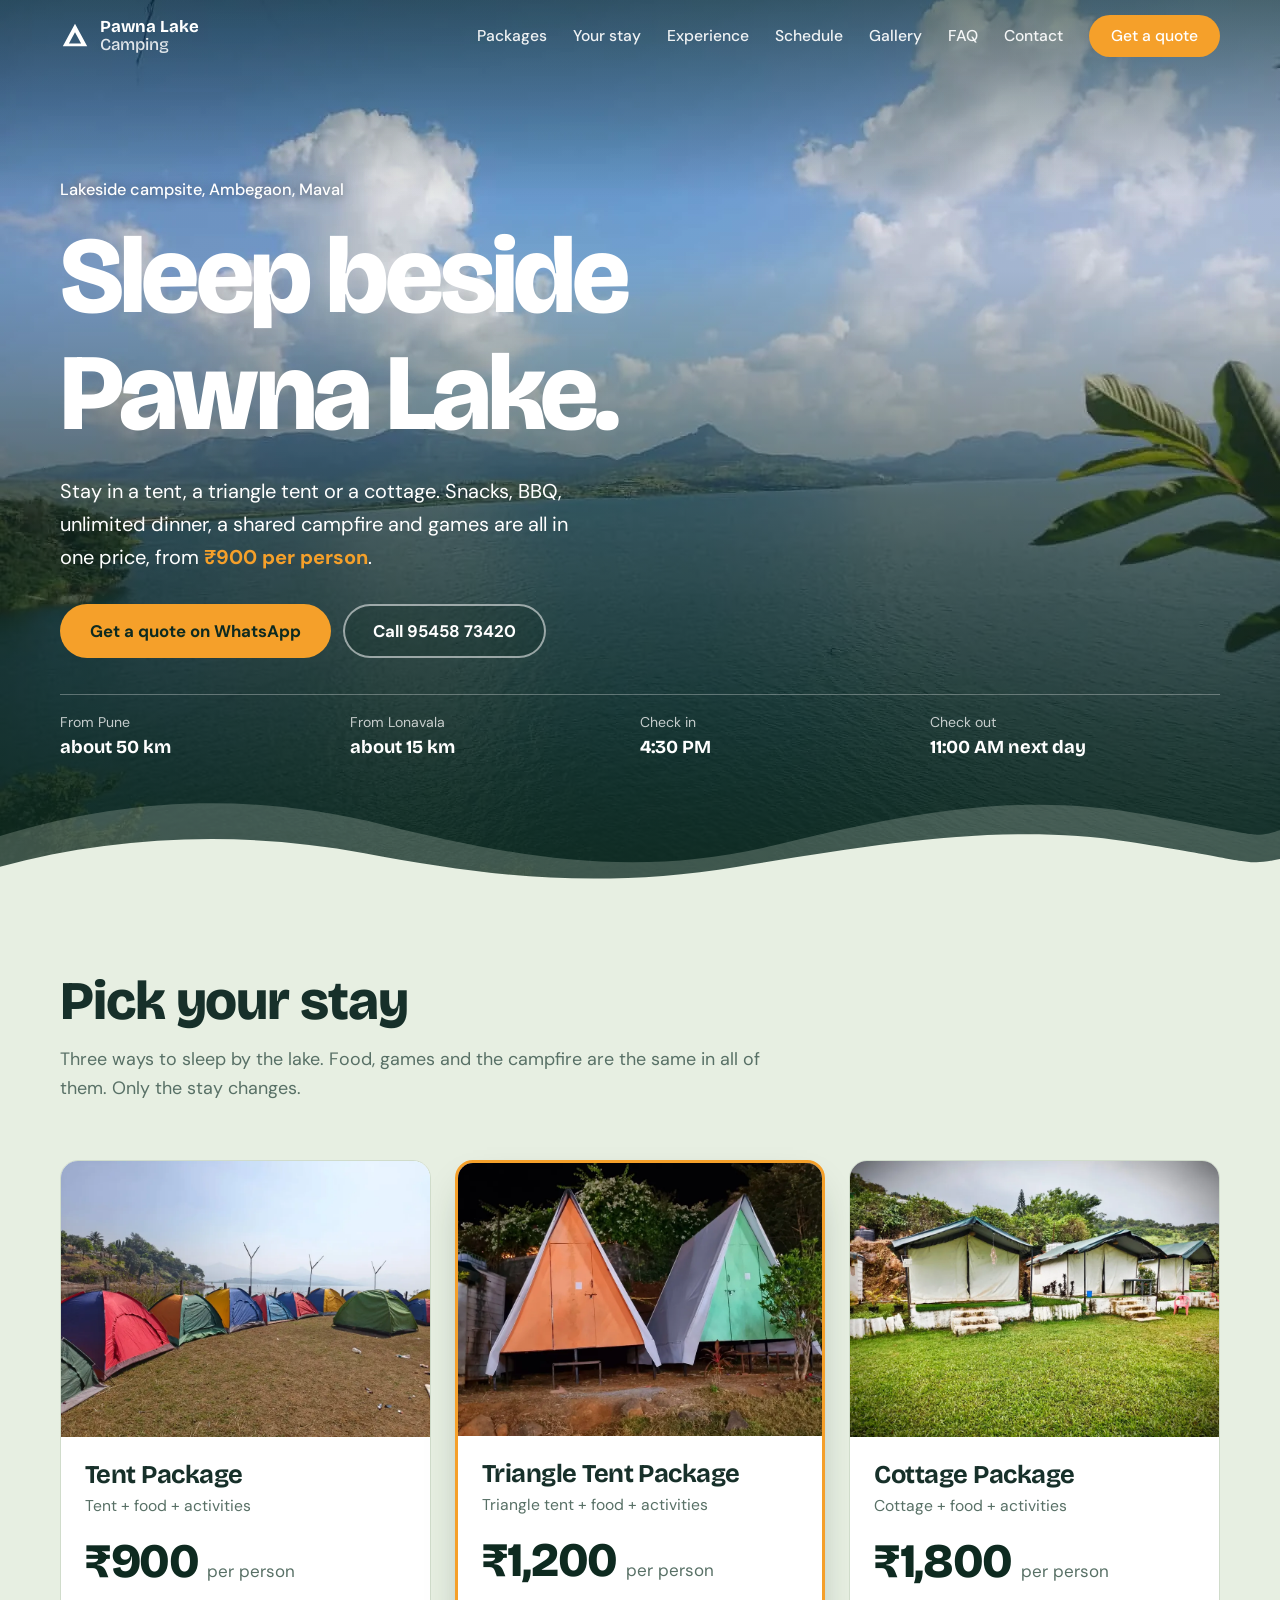
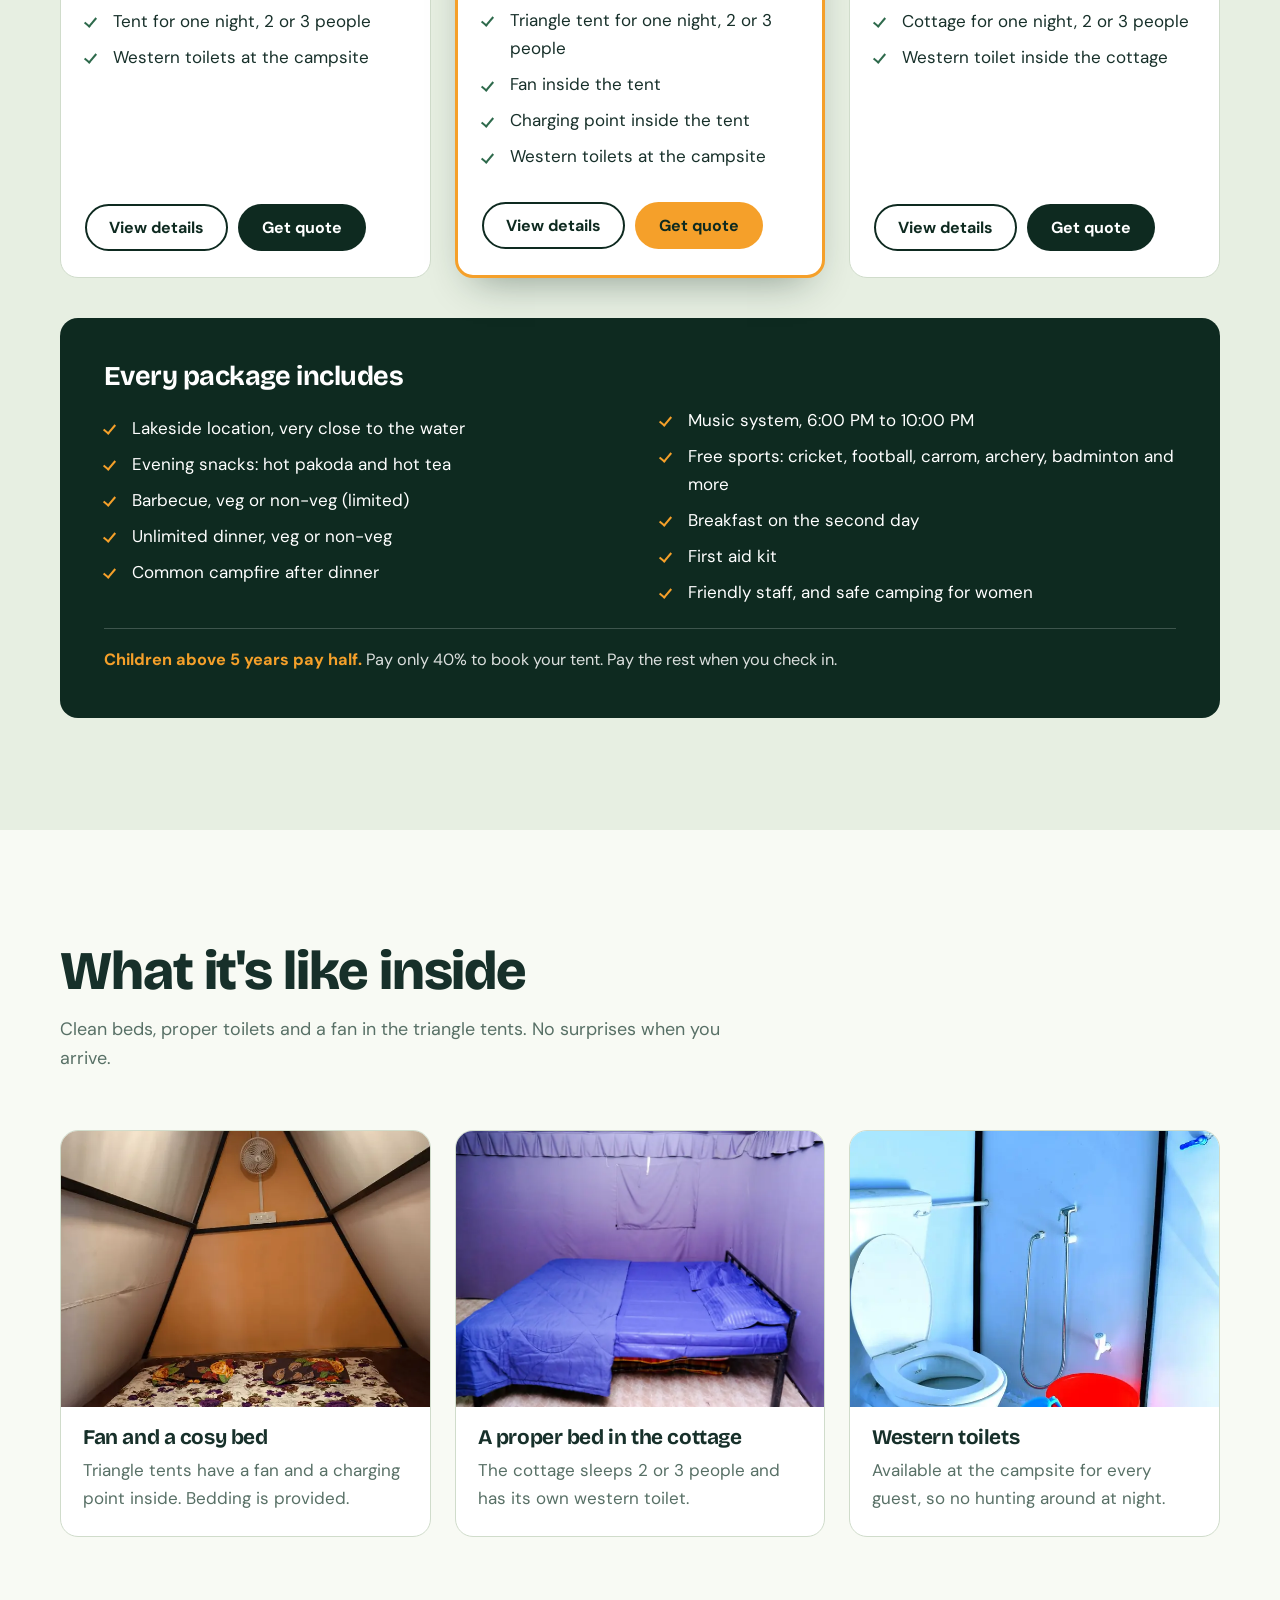
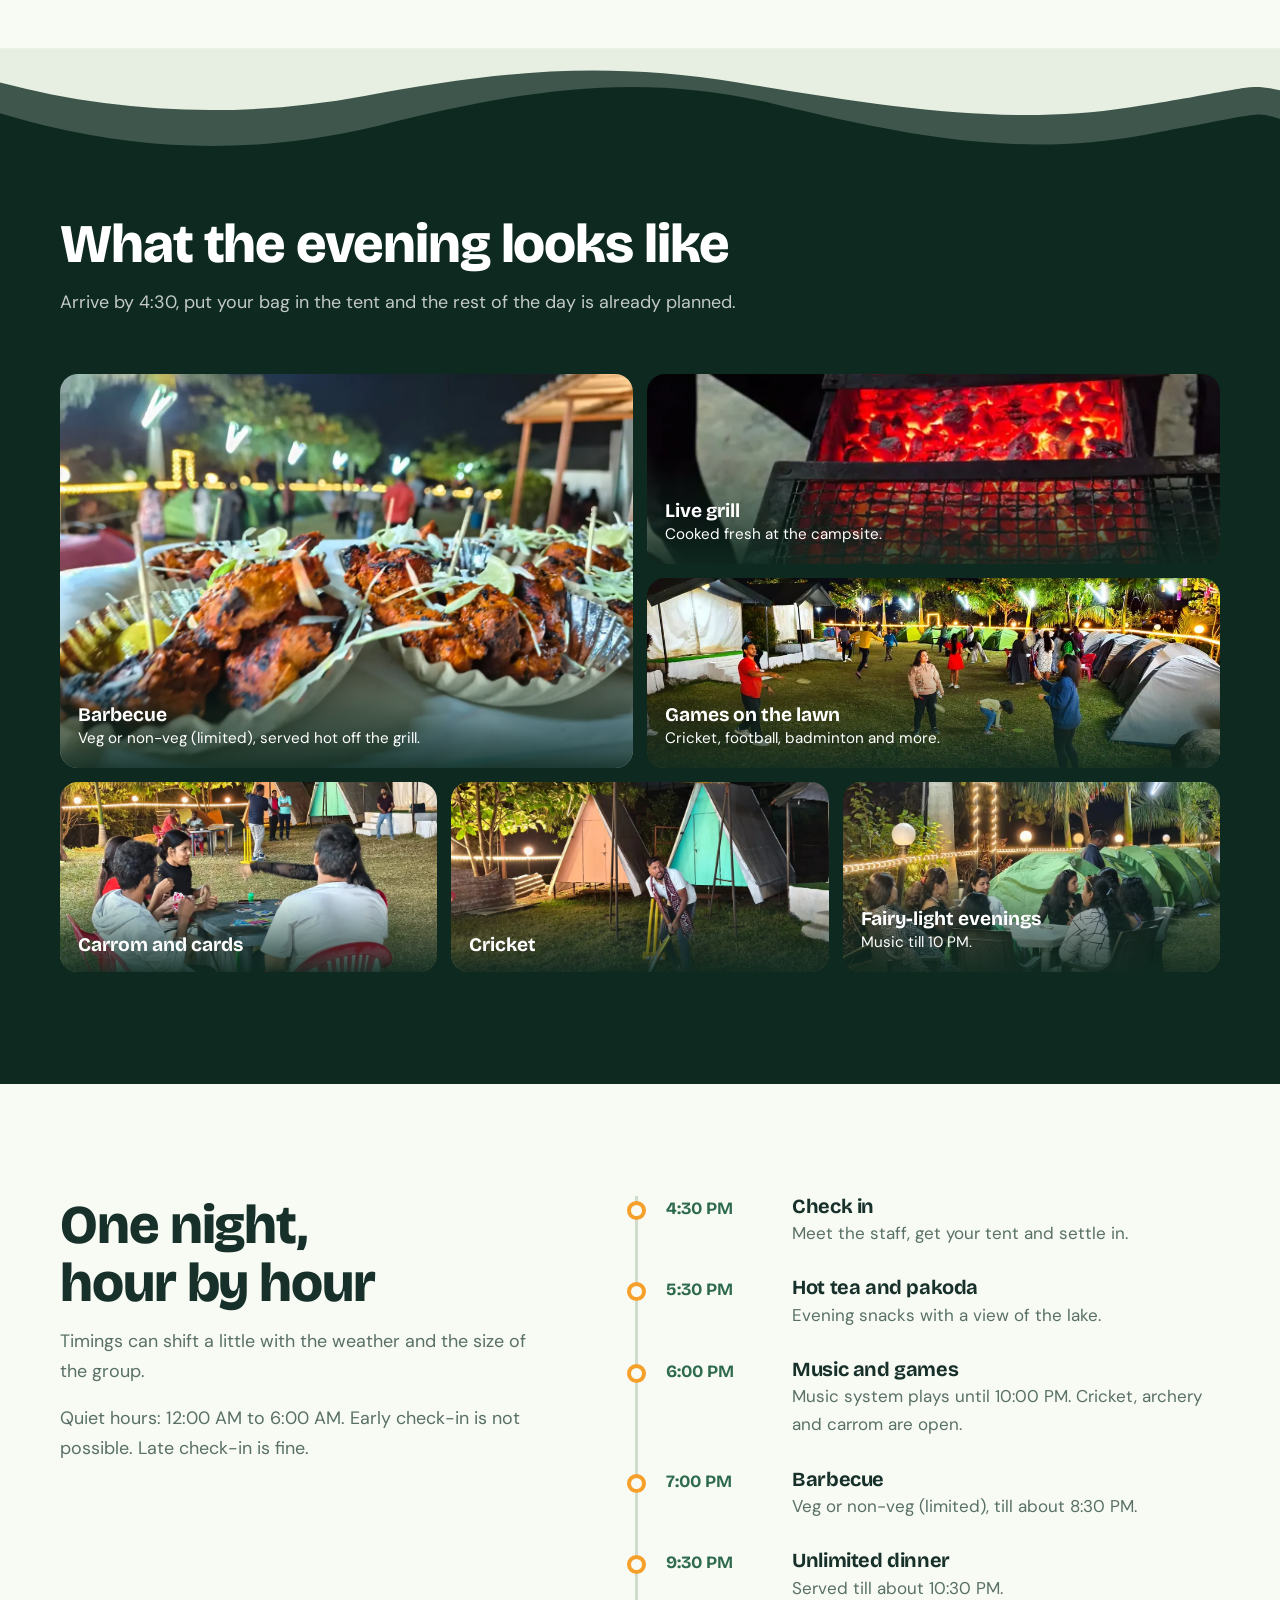
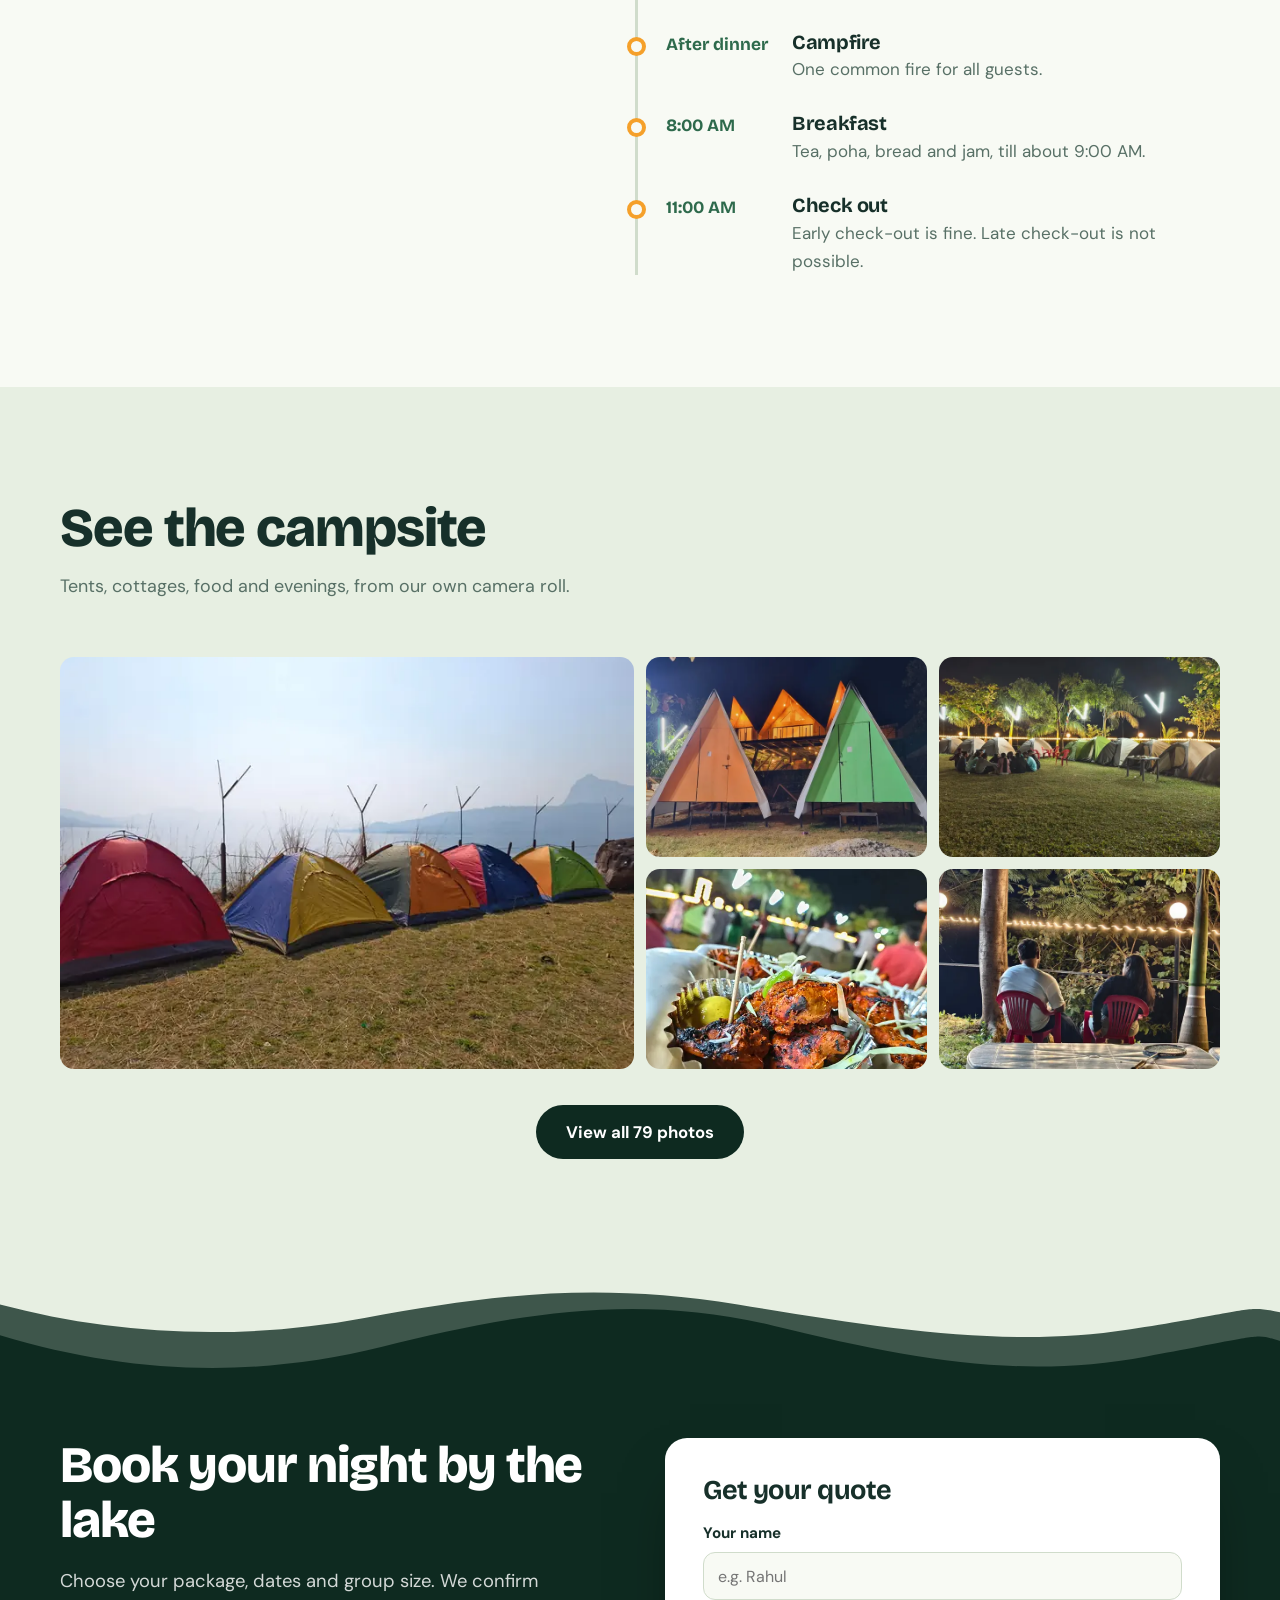
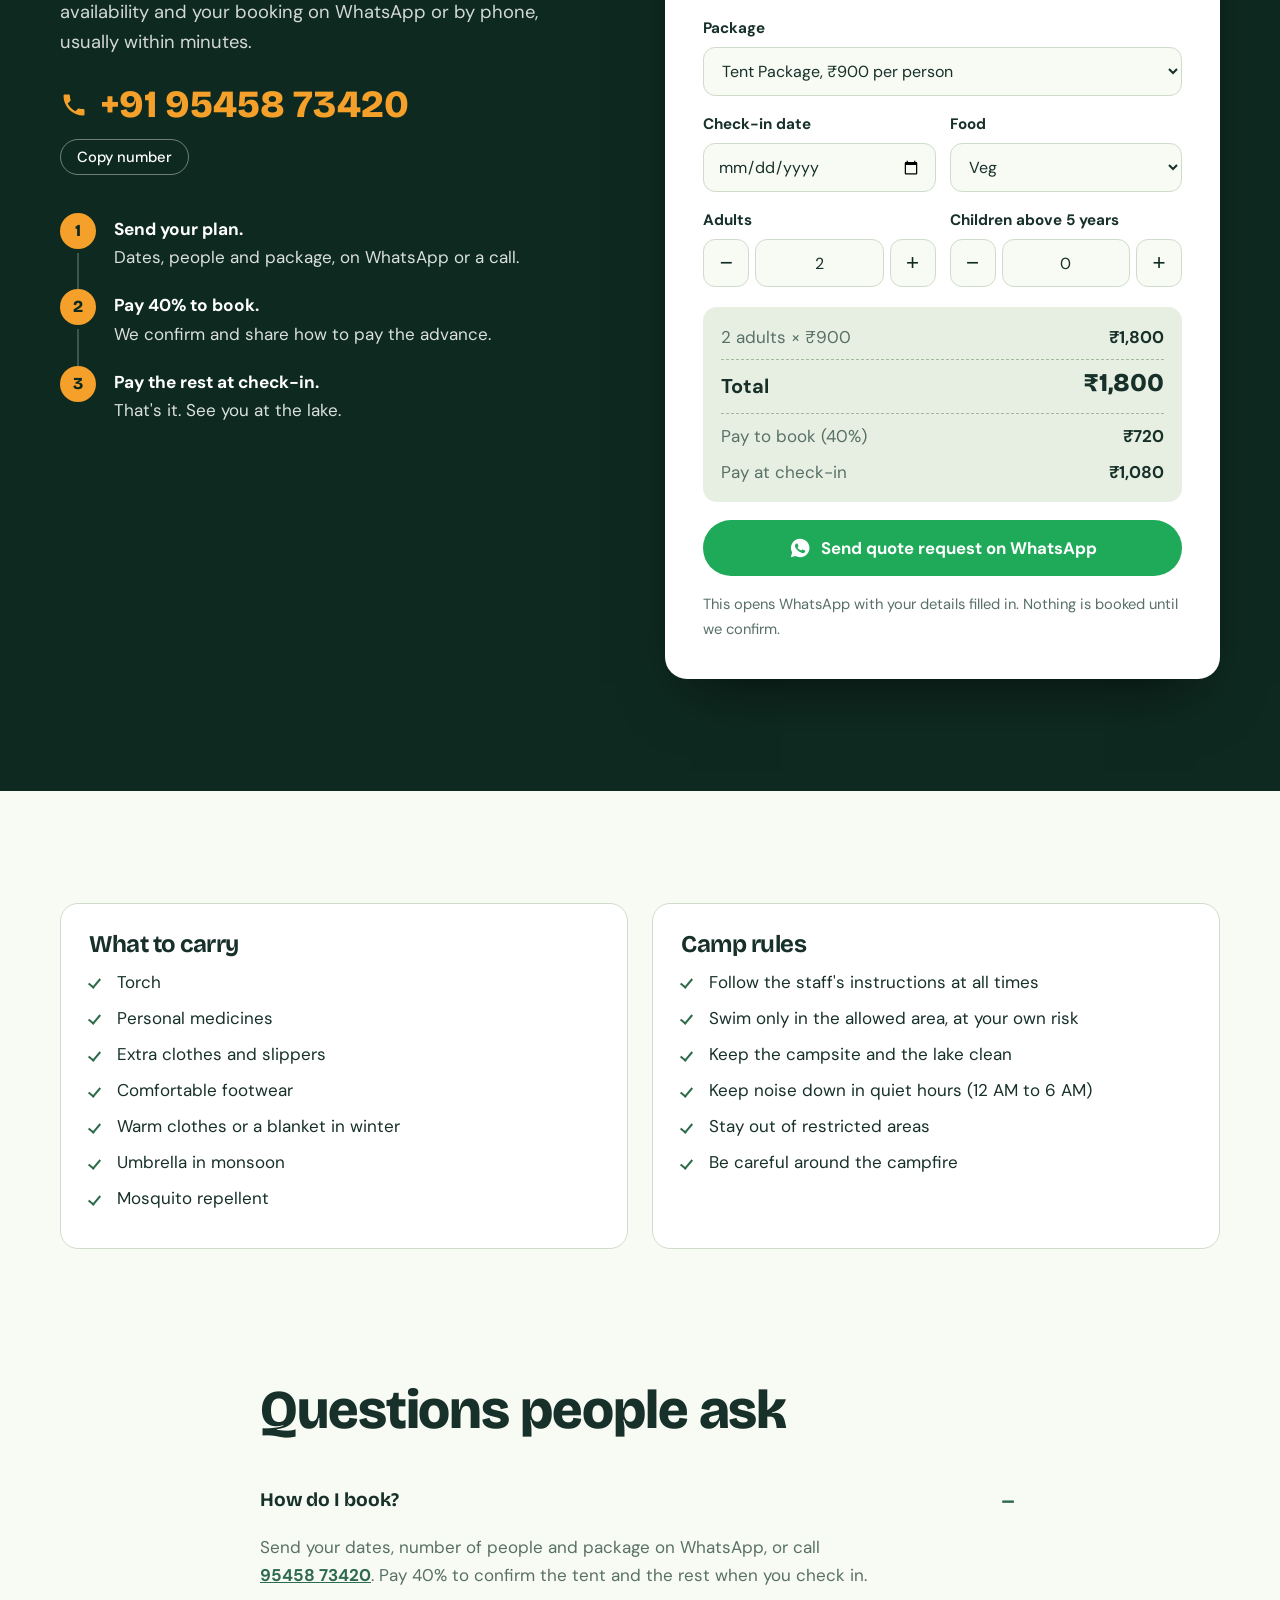
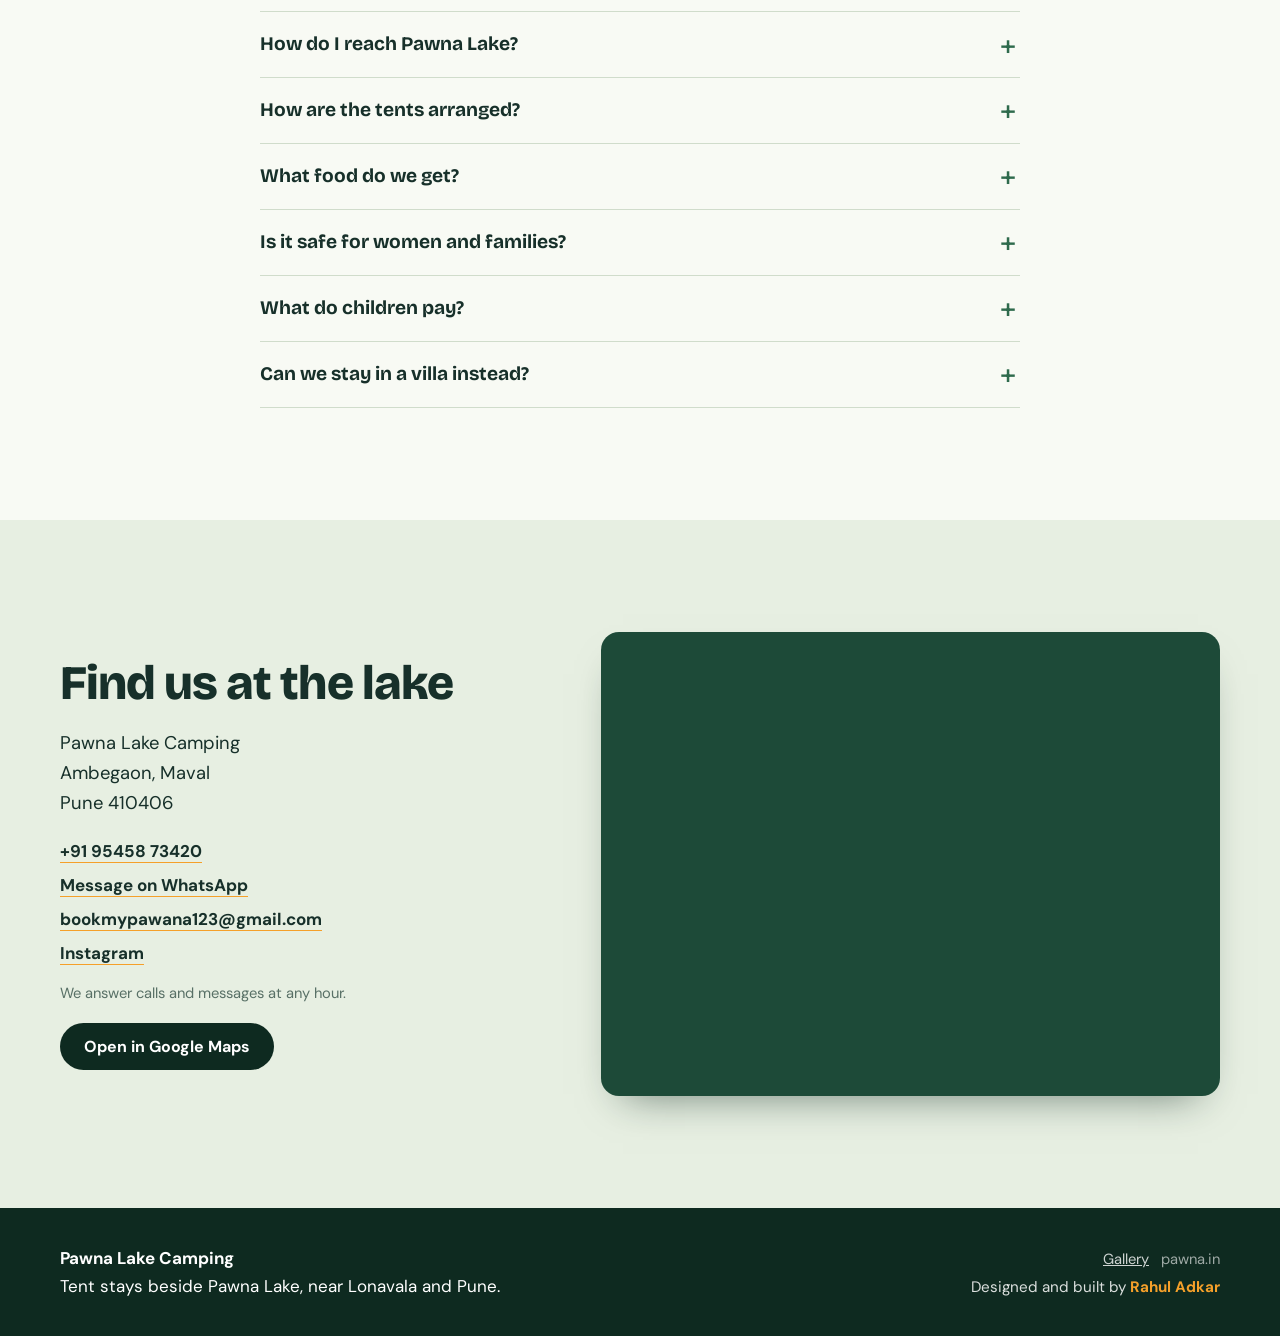
<file: index.html>
<!DOCTYPE html>
<html lang="en">
<head>
  <meta charset="UTF-8">
  <meta name="viewport" content="width=device-width, initial-scale=1">
  <title>Pawna Lake Camping near Lonavala | Tent, Dinner &amp; Activities from ₹900</title>
  <meta name="description" content="Lakeside camping at Pawna Lake, 50 km from Pune. Tent, triangle tent or cottage stay with snacks, BBQ, unlimited dinner, campfire, music and games from ₹900 per person. Book on WhatsApp.">
  <meta name="keywords" content="pawna camping, pawna lake camping, camping in pune, camping near lonavala, pawna dam camping, pawna lake tent, best camping in pawna lake">
  <meta name="author" content="Rahul Adkar">
  <meta name="robots" content="index, follow">
  <meta property="og:title" content="Pawna Lake Camping | From ₹900 per person">
  <meta property="og:description" content="Tents, triangle tents and cottages beside Pawna Lake, with BBQ, unlimited dinner, campfire and games.">
  <meta property="og:image" content="images/hero.webp">
  <meta name="theme-color" content="#0e2a20">
  <link rel="icon" href="images/favicon.svg" type="image/svg+xml">

  <link rel="preconnect" href="https://fonts.googleapis.com">
  <link rel="preconnect" href="https://fonts.gstatic.com" crossorigin>
  <link href="https://fonts.googleapis.com/css2?family=Bricolage+Grotesque:opsz,wght@12..96,500;12..96,700;12..96,800&family=DM+Sans:ital,opsz,wght@0,9..40,400;0,9..40,500;0,9..40,700;1,9..40,400&display=swap" rel="stylesheet">
  <link rel="stylesheet" href="css/style.css">

  <!-- Google tag (kept from your old site) -->
  <script async src="https://www.googletagmanager.com/gtag/js?id=G-0YMN4W8BE6"></script>
  <script>
    window.dataLayer = window.dataLayer || [];
    function gtag(){dataLayer.push(arguments);}
    gtag('js', new Date());
    gtag('config', 'G-0YMN4W8BE6');
  </script>
</head>
<body>

<a class="skip" href="#packages">Skip to packages</a>

<!-- ============ HEADER ============ -->
<header class="site-header" id="top">
  <div class="wrap bar">
    <a class="brand" href="index.html" aria-label="Pawna Lake Camping home">
      <svg viewBox="0 0 32 32" width="30" height="30" aria-hidden="true"><path d="M16 3 3 27h26L16 3Zm0 9 6.5 12h-13L16 12Z" fill="currentColor"/></svg>
      <span>Pawna Lake<br><em>Camping</em></span>
    </a>

    <button class="nav-toggle" aria-expanded="false" aria-controls="nav" aria-label="Open menu">
      <span></span><span></span><span></span>
    </button>

    <nav id="nav" class="nav">
      <a href="#packages">Packages</a>
      <a href="#stay">Your stay</a>
      <a href="#experience">Experience</a>
      <a href="#schedule">Schedule</a>
      <a href="gallery.html">Gallery</a>
      <a href="#faq">FAQ</a>
      <a href="#contact">Contact</a>
      <a class="btn btn-amber nav-cta" href="#book">Get a quote</a>
    </nav>
  </div>
</header>

<main>
<!-- ============ HERO ============ -->
<section class="hero">
  <img width="1280" height="960" class="hero-img" src="images/hero.webp" alt="Pawna Lake and the Sahyadri hills under a blue sky" fetchpriority="high">
  <div class="hero-shade"></div>

  <div class="wrap hero-inner">
    <p class="hero-kicker">Lakeside campsite, Ambegaon, Maval</p>
    <h1>Sleep beside<br>Pawna Lake.</h1>
    <p class="hero-sub">Stay in a tent, a triangle tent or a cottage. Snacks, BBQ, unlimited dinner, a shared campfire and games are all in one price, from <strong>₹900 per person</strong>.</p>

    <div class="hero-actions">
      <a class="btn btn-amber btn-lg" href="#book">Get a quote on WhatsApp</a>
      <a class="btn btn-ghost btn-lg" data-call href="tel:+919545873420">Call 95458 73420</a>
    </div>
  </div>

  <div class="wrap">
    <dl class="facts">
      <div><dt>From Pune</dt><dd>about 50 km</dd></div>
      <div><dt>From Lonavala</dt><dd>about 15 km</dd></div>
      <div><dt>Check in</dt><dd>4:30 PM</dd></div>
      <div><dt>Check out</dt><dd>11:00 AM next day</dd></div>
    </dl>
  </div>

  <svg class="ridge" viewBox="0 0 1440 120" preserveAspectRatio="none" aria-hidden="true"><path class="back" d="M0 120V52C150 10 290 8 430 40S710 98 870 62 1150 6 1290 30 1410 54 1440 46V120Z"/><path d="M0 120V84C130 52 270 46 410 70S670 108 830 84 1130 38 1270 58 1400 84 1440 76V120Z"/></svg>
</section>

<!-- ============ PACKAGES ============ -->
<section class="section packages" id="packages">
  <div class="wrap">
    <header class="section-head">
      <h2>Pick your stay</h2>
      <p>Three ways to sleep by the lake. Food, games and the campfire are the same in all of them. Only the stay changes.</p>
    </header>

    <div class="pkg-grid">
      <article class="pkg">
        <div class="pkg-photo">
          <a href="package-tent.html" tabindex="-1" aria-hidden="true"><img width="1000" height="750" src="images/pkg-tent.webp" alt="Colourful dome tents in a row above Pawna Lake" loading="lazy"></a>
        </div>
        <div class="pkg-body">
          <h3><a href="package-tent.html">Tent Package</a></h3>
          <p class="pkg-sub">Tent + food + activities</p>
          <p class="price"><span>₹900</span> per person</p>
          <ul class="ticks">
            <li>Tent for one night, 2 or 3 people</li>
            <li>Western toilets at the campsite</li>
          </ul>
          <div class="pkg-actions"><a class="btn btn-outline" href="package-tent.html">View details</a><a class="btn btn-dark" href="#book" data-pick="tent">Get quote</a></div>
        </div>
      </article>

      <article class="pkg pkg-feature">
        <div class="pkg-photo">
          <a href="package-triangle.html" tabindex="-1" aria-hidden="true"><img width="1000" height="750" src="images/pkg-triangle.webp" alt="Orange and green triangle tents at the campsite in the evening" loading="lazy"></a>
        </div>
        <div class="pkg-body">
          <h3><a href="package-triangle.html">Triangle Tent Package</a></h3>
          <p class="pkg-sub">Triangle tent + food + activities</p>
          <p class="price"><span>₹1,200</span> per person</p>
          <ul class="ticks">
            <li>Triangle tent for one night, 2 or 3 people</li>
            <li>Fan inside the tent</li>
            <li>Charging point inside the tent</li>
            <li>Western toilets at the campsite</li>
          </ul>
          <div class="pkg-actions"><a class="btn btn-outline" href="package-triangle.html">View details</a><a class="btn btn-amber" href="#book" data-pick="triangle">Get quote</a></div>
        </div>
      </article>

      <article class="pkg">
        <div class="pkg-photo">
          <a href="package-cottage.html" tabindex="-1" aria-hidden="true"><img width="1000" height="750" src="images/pkg-cottage.webp" alt="Canvas cottages with green roofs facing a lawn" loading="lazy"></a>
        </div>
        <div class="pkg-body">
          <h3><a href="package-cottage.html">Cottage Package</a></h3>
          <p class="pkg-sub">Cottage + food + activities</p>
          <p class="price"><span>₹1,800</span> per person</p>
          <ul class="ticks">
            <li>Cottage for one night, 2 or 3 people</li>
            <li>Western toilet inside the cottage</li>
          </ul>
          <div class="pkg-actions"><a class="btn btn-outline" href="package-cottage.html">View details</a><a class="btn btn-dark" href="#book" data-pick="cottage">Get quote</a></div>
        </div>
      </article>
    </div>

    <div class="included">
      <h3>Every package includes</h3>
      <ul class="ticks cols">
        <li>Lakeside location, very close to the water</li>
        <li>Evening snacks: hot pakoda and hot tea</li>
        <li>Barbecue, veg or non-veg (limited)</li>
        <li>Unlimited dinner, veg or non-veg</li>
        <li>Common campfire after dinner</li>
        <li>Music system, 6:00 PM to 10:00 PM</li>
        <li>Free sports: cricket, football, carrom, archery, badminton and more</li>
        <li>Breakfast on the second day</li>
        <li>First aid kit</li>
        <li>Friendly staff, and safe camping for women</li>
      </ul>
      <p class="fine"><strong>Children above 5 years pay half.</strong> Pay only 40% to book your tent. Pay the rest when you check in.</p>
    </div>
  </div>
</section>

<!-- ============ INSIDE YOUR STAY ============ -->
<section class="section stay" id="stay">
  <div class="wrap">
    <header class="section-head">
      <h2>What it's like inside</h2>
      <p>Clean beds, proper toilets and a fan in the triangle tents. No surprises when you arrive.</p>
    </header>

    <div class="stay-grid">
      <figure class="stay-card">
        <img width="675" height="900" src="images/stay-fan.webp" alt="Inside a triangle tent with a bed, blankets and a ceiling fan" loading="lazy">
        <figcaption><h3>Fan and a cosy bed</h3><p>Triangle tents have a fan and a charging point inside. Bedding is provided.</p></figcaption>
      </figure>
      <figure class="stay-card">
        <img width="900" height="600" src="images/stay-bed.webp" alt="Inside a canvas cottage with a made bed" loading="lazy">
        <figcaption><h3>A proper bed in the cottage</h3><p>The cottage sleeps 2 or 3 people and has its own western toilet.</p></figcaption>
      </figure>
      <figure class="stay-card">
        <img width="720" height="900" src="images/stay-toilet.webp" alt="Clean western toilet with a shower at the campsite" loading="lazy">
        <figcaption><h3>Western toilets</h3><p>Available at the campsite for every guest, so no hunting around at night.</p></figcaption>
      </figure>
    </div>
  </div>
</section>

<!-- ============ EXPERIENCE ============ -->
<section class="section dark experience" id="experience">
  <svg class="ridge ridge-top" viewBox="0 0 1440 120" preserveAspectRatio="none" aria-hidden="true"><path class="back" d="M0 120V52C150 10 290 8 430 40S710 98 870 62 1150 6 1290 30 1410 54 1440 46V120Z"/><path d="M0 120V84C130 52 270 46 410 70S670 108 830 84 1130 38 1270 58 1400 84 1440 76V120Z"/></svg>
  <div class="wrap">
    <header class="section-head">
      <h2>What the evening looks like</h2>
      <p>Arrive by 4:30, put your bag in the tent and the rest of the day is already planned.</p>
    </header>

    <div class="bento">
      <figure class="tile t-fire">
        <img width="1200" height="900" src="images/x-bbq.webp" alt="Grilled chicken tikka served with onion and lemon" loading="lazy">
        <figcaption><strong>Barbecue</strong>Veg or non-veg (limited), served hot off the grill.</figcaption>
      </figure>
      <figure class="tile t-bbq">
        <img width="600" height="800" src="images/x-grill.webp" alt="Charcoal grill glowing red with skewers on it" loading="lazy">
        <figcaption><strong>Live grill</strong>Cooked fresh at the campsite.</figcaption>
      </figure>
      <figure class="tile t-archery">
        <img width="1000" height="750" src="images/x-games.webp" alt="Children and adults playing on the lit lawn at night" loading="lazy">
        <figcaption><strong>Games on the lawn</strong>Cricket, football, badminton and more.</figcaption>
      </figure>
      <figure class="tile t-carrom">
        <img width="1000" height="750" src="images/x-cards.webp" alt="Friends playing cards at a table on the lawn" loading="lazy">
        <figcaption><strong>Carrom and cards</strong></figcaption>
      </figure>
      <figure class="tile t-cricket">
        <img width="1000" height="750" src="images/x-cricket.webp" alt="A guest batting in front of the triangle tents" loading="lazy">
        <figcaption><strong>Cricket</strong></figcaption>
      </figure>
      <figure class="tile t-dinner">
        <img width="1000" height="750" src="images/x-lights.webp" alt="Friends sitting at tables under fairy lights beside green tents" loading="lazy">
        <figcaption><strong>Fairy-light evenings</strong>Music till 10 PM.</figcaption>
      </figure>
    </div>
  </div>
</section>

<!-- ============ SCHEDULE ============ -->
<section class="section schedule" id="schedule">
  <div class="wrap schedule-grid">
    <header class="section-head left">
      <h2>One night, hour by hour</h2>
      <p>Timings can shift a little with the weather and the size of the group.</p>
      <p class="fine">Quiet hours: 12:00 AM to 6:00 AM. Early check-in is not possible. Late check-in is fine.</p>
    </header>

    <ol class="timeline">
      <li><time>4:30 PM</time><div><h3>Check in</h3><p>Meet the staff, get your tent and settle in.</p></div></li>
      <li><time>5:30 PM</time><div><h3>Hot tea and pakoda</h3><p>Evening snacks with a view of the lake.</p></div></li>
      <li><time>6:00 PM</time><div><h3>Music and games</h3><p>Music system plays until 10:00 PM. Cricket, archery and carrom are open.</p></div></li>
      <li><time>7:00 PM</time><div><h3>Barbecue</h3><p>Veg or non-veg (limited), till about 8:30 PM.</p></div></li>
      <li><time>9:30 PM</time><div><h3>Unlimited dinner</h3><p>Served till about 10:30 PM.</p></div></li>
      <li><time>After dinner</time><div><h3>Campfire</h3><p>One common fire for all guests.</p></div></li>
      <li><time>8:00 AM</time><div><h3>Breakfast</h3><p>Tea, poha, bread and jam, till about 9:00 AM.</p></div></li>
      <li><time>11:00 AM</time><div><h3>Check out</h3><p>Early check-out is fine. Late check-out is not possible.</p></div></li>
    </ol>
  </div>
</section>

<!-- ============ GALLERY PREVIEW ============ -->
<section class="section gallery-preview" id="photos">
  <div class="wrap">
    <header class="section-head">
      <h2>See the campsite</h2>
      <p>Tents, cottages, food and evenings, from our own camera roll.</p>
    </header>

    <div class="mosaic">
      <a href="gallery.html"><img src="images/gallery/thumb/p050.webp" width="640" height="480" alt="Colourful dome tents in a row above the lake" loading="lazy"></a>
      <a href="gallery.html"><img src="images/gallery/thumb/p005.webp" width="640" height="480" alt="Orange and green triangle tents lit up at night" loading="lazy"></a>
      <a href="gallery.html"><img src="images/gallery/thumb/p088.webp" width="640" height="480" alt="Dome tents and friends under fairy lights" loading="lazy"></a>
      <a href="gallery.html"><img src="images/gallery/thumb/p053.webp" width="480" height="640" alt="Barbecue chicken tikka on a plate" loading="lazy"></a>
      <a href="gallery.html"><img src="images/gallery/thumb/p076.webp" width="640" height="480" alt="Two guests sitting under fairy lights at night" loading="lazy"></a>
    </div>

    <p class="center"><a class="btn btn-dark btn-lg" href="gallery.html">View all 79 photos</a></p>
  </div>
</section>

<!-- ============ BOOKING ============ -->
<section class="section dark book" id="book">
  <svg class="ridge ridge-top" viewBox="0 0 1440 120" preserveAspectRatio="none" aria-hidden="true"><path class="back" d="M0 120V52C150 10 290 8 430 40S710 98 870 62 1150 6 1290 30 1410 54 1440 46V120Z"/><path d="M0 120V84C130 52 270 46 410 70S670 108 830 84 1130 38 1270 58 1400 84 1440 76V120Z"/></svg>
  <div class="wrap book-grid">
    <div class="book-info">
      <h2>Book your night by the lake</h2>
      <p class="lead">Choose your package, dates and group size. We confirm availability and your booking on WhatsApp or by phone, usually within minutes.</p>

      <a class="bignum" data-call href="tel:+919545873420">
        <svg viewBox="0 0 24 24" width="28" height="28" aria-hidden="true"><path fill="currentColor" d="M6.6 10.8a15.1 15.1 0 0 0 6.6 6.6l2.2-2.2a1 1 0 0 1 1-.25c1.1.37 2.3.57 3.6.57a1 1 0 0 1 1 1V20a1 1 0 0 1-1 1A17 17 0 0 1 3 4a1 1 0 0 1 1-1h3.5a1 1 0 0 1 1 1c0 1.25.2 2.45.57 3.6a1 1 0 0 1-.25 1L6.6 10.8Z"/></svg>
        +91 95458 73420
      </a>
      <button type="button" class="copy" id="copyNum">Copy number</button>

      <ol class="steps">
        <li><strong>Send your plan.</strong> Dates, people and package, on WhatsApp or a call.</li>
        <li><strong>Pay 40% to book.</strong> We confirm and share how to pay the advance.</li>
        <li><strong>Pay the rest at check-in.</strong> That's it. See you at the lake.</li>
      </ol>
    </div>

    <form class="quote" id="quoteForm" novalidate>
      <h3>Get your quote</h3>

      <label>Your name
        <input type="text" name="name" autocomplete="name" placeholder="e.g. Rahul" required>
      </label>

      <label>Package
        <select name="pkg" id="pkg">
          <option value="tent">Tent Package, ₹900 per person</option>
          <option value="triangle">Triangle Tent Package, ₹1,200 per person</option>
          <option value="cottage">Cottage Package, ₹1,800 per person</option>
        </select>
      </label>

      <div class="row2">
        <label>Check-in date
          <input type="date" name="date" id="date" required>
        </label>
        <label>Food
          <select name="food">
            <option>Veg</option>
            <option>Non-veg</option>
            <option>Mix of both</option>
          </select>
        </label>
      </div>

      <div class="row2">
        <label>Adults
          <div class="stepper">
            <button type="button" data-step="-1" data-for="adults" aria-label="One less adult">−</button>
            <input type="number" id="adults" name="adults" value="2" min="1" max="100" inputmode="numeric">
            <button type="button" data-step="1" data-for="adults" aria-label="One more adult">+</button>
          </div>
        </label>
        <label>Children above 5 years
          <div class="stepper">
            <button type="button" data-step="-1" data-for="kids" aria-label="One less child">−</button>
            <input type="number" id="kids" name="kids" value="0" min="0" max="100" inputmode="numeric">
            <button type="button" data-step="1" data-for="kids" aria-label="One more child">+</button>
          </div>
        </label>
      </div>

      <dl class="summary" aria-live="polite">
        <div><dt id="sumAdults">2 adults × ₹900</dt><dd id="sumAdultsAmt">₹1,800</dd></div>
        <div id="kidsRow" hidden><dt id="sumKids"></dt><dd id="sumKidsAmt"></dd></div>
        <div class="total"><dt>Total</dt><dd id="sumTotal">₹1,800</dd></div>
        <div><dt>Pay to book (40%)</dt><dd id="sumAdv">₹720</dd></div>
        <div><dt>Pay at check-in</dt><dd id="sumBal">₹1,080</dd></div>
      </dl>

      <p class="form-error" id="formError" role="alert" hidden></p>

      <button type="submit" class="btn btn-wa btn-lg btn-block">
        <svg viewBox="0 0 24 24" width="22" height="22" aria-hidden="true"><path fill="currentColor" d="M12 2a10 10 0 0 0-8.6 15L2 22l5.2-1.4A10 10 0 1 0 12 2Zm5.8 14.1c-.25.7-1.4 1.3-1.95 1.35-.5.05-1.1.07-1.8-.12a16 16 0 0 1-1.6-.6c-2.8-1.2-4.6-4-4.75-4.2-.14-.2-1.1-1.5-1.1-2.8s.7-2 .95-2.3c.25-.25.55-.32.75-.32h.5c.16 0 .38-.06.6.46.22.55.77 1.9.84 2.05.07.14.1.3.02.48-.1.18-.14.3-.28.46l-.42.48c-.14.14-.28.3-.12.57.16.28.7 1.15 1.5 1.86 1.04.92 1.9 1.2 2.18 1.34.28.14.44.12.6-.07.16-.2.7-.8.88-1.08.18-.27.37-.22.62-.13.25.1 1.6.76 1.88.9.27.14.46.2.52.32.07.1.07.66-.18 1.35Z"/></svg>
        Send quote request on WhatsApp
      </button>
      <p class="fine">This opens WhatsApp with your details filled in. Nothing is booked until we confirm.</p>
    </form>
  </div>
</section>

<!-- ============ GOOD TO KNOW ============ -->
<section class="section know">
  <div class="wrap know-grid">
    <div class="card">
      <h3>What to carry</h3>
      <ul class="ticks">
        <li>Torch</li>
        <li>Personal medicines</li>
        <li>Extra clothes and slippers</li>
        <li>Comfortable footwear</li>
        <li>Warm clothes or a blanket in winter</li>
        <li>Umbrella in monsoon</li>
        <li>Mosquito repellent</li>
      </ul>
    </div>
    <div class="card">
      <h3>Camp rules</h3>
      <ul class="ticks">
        <li>Follow the staff's instructions at all times</li>
        <li>Swim only in the allowed area, at your own risk</li>
        <li>Keep the campsite and the lake clean</li>
        <li>Keep noise down in quiet hours (12 AM to 6 AM)</li>
        <li>Stay out of restricted areas</li>
        <li>Be careful around the campfire</li>
      </ul>
    </div>
  </div>
</section>

<!-- ============ FAQ ============ -->
<section class="section faq" id="faq">
  <div class="wrap narrow">
    <header class="section-head">
      <h2>Questions people ask</h2>
    </header>

    <details open>
      <summary>How do I book?</summary>
      <p>Send your dates, number of people and package on WhatsApp, or call <a data-call href="tel:+919545873420">95458 73420</a>. Pay 40% to confirm the tent and the rest when you check in.</p>
    </details>
    <details>
      <summary>How do I reach Pawna Lake?</summary>
      <p>Come by your own vehicle. There is parking at the campsite. If you use public transport, take a train to Lonavala or Kamshet and hire a private jeep to the campsite. We can help you arrange it.</p>
    </details>
    <details>
      <summary>How are the tents arranged?</summary>
      <p>Each tent is for 2 or 3 people. You never share with strangers. Mattresses, bedsheets, pillows and blankets are provided. We don't provide sleeping bags, for hygiene.</p>
    </details>
    <details>
      <summary>What food do we get?</summary>
      <p>Evening snacks are tea and pakoda. For barbecue (limited), veg is paneer with vegetables and non-veg is chicken with vegetables. Dinner is unlimited. Veg has sabzi or paneer, chapati, dal, rice, salad and a sweet. Non-veg has chicken or egg curry with chapati and rice. Breakfast next morning is tea, poha, bread and jam.</p>
    </details>
    <details>
      <summary>Is it safe for women and families?</summary>
      <p>Yes. The campsite has friendly staff, a first aid kit and safe camping for women. Western toilets are available.</p>
    </details>
    <details>
      <summary>What do children pay?</summary>
      <p>Children above 5 years pay half the package price. For younger children, ask us on WhatsApp.</p>
    </details>
    <details>
      <summary>Can we stay in a villa instead?</summary>
      <p>At Pawna Lake we offer tents, triangle tents and cottages. If you want a villa, we can suggest options in Lonavala.</p>
    </details>
  </div>
</section>

<!-- ============ CONTACT ============ -->
<section class="section contact" id="contact">
  <div class="wrap contact-grid">
    <div>
      <h2>Find us at the lake</h2>
      <address>
        Pawna Lake Camping<br>
        Ambegaon, Maval<br>
        Pune 410406
      </address>
      <ul class="contact-list">
        <li><a data-call href="tel:+919545873420">+91 95458 73420</a></li>
        <li><a data-wa href="#book">Message on WhatsApp</a></li>
        <li><a href="mailto:bookmypawana123@gmail.com">bookmypawana123@gmail.com</a></li>
        <li><a href="https://instagram.com/book_my_pawana_" target="_blank" rel="noopener">Instagram</a></li>
      </ul>
      <p class="fine">We answer calls and messages at any hour.</p>
      <a class="btn btn-dark" target="_blank" rel="noopener" href="https://maps.app.goo.gl/6cfumAGhnm17CB1w8">Open in Google Maps</a>
    </div>
    <div class="map">
      <iframe title="Map of Pawna Lake Camping" loading="lazy" referrerpolicy="no-referrer-when-downgrade"
        src="https://maps.google.com/maps?q=18.6850804,73.4868934&z=16&output=embed"></iframe>
    </div>
  </div>
</section>
</main>

<footer class="site-footer">
  <div class="wrap foot">
    <p><strong>Pawna Lake Camping</strong><br>Tent stays beside Pawna Lake, near Lonavala and Pune.</p>
    <div class="foot-right"><p class="fine"><a href="gallery.html">Gallery</a> &nbsp; pawna.in</p><p class="credit">Designed and built by <strong>Rahul Adkar</strong></p></div>
  </div>
</footer>

<!-- Mobile quick-action bar -->
<div class="mobile-bar">
  <a data-call href="tel:+919545873420">Call</a>
  <a class="wa" data-wa href="#book">WhatsApp</a>
</div>

<script src="js/main.js"></script>
</body>
</html>
</file>
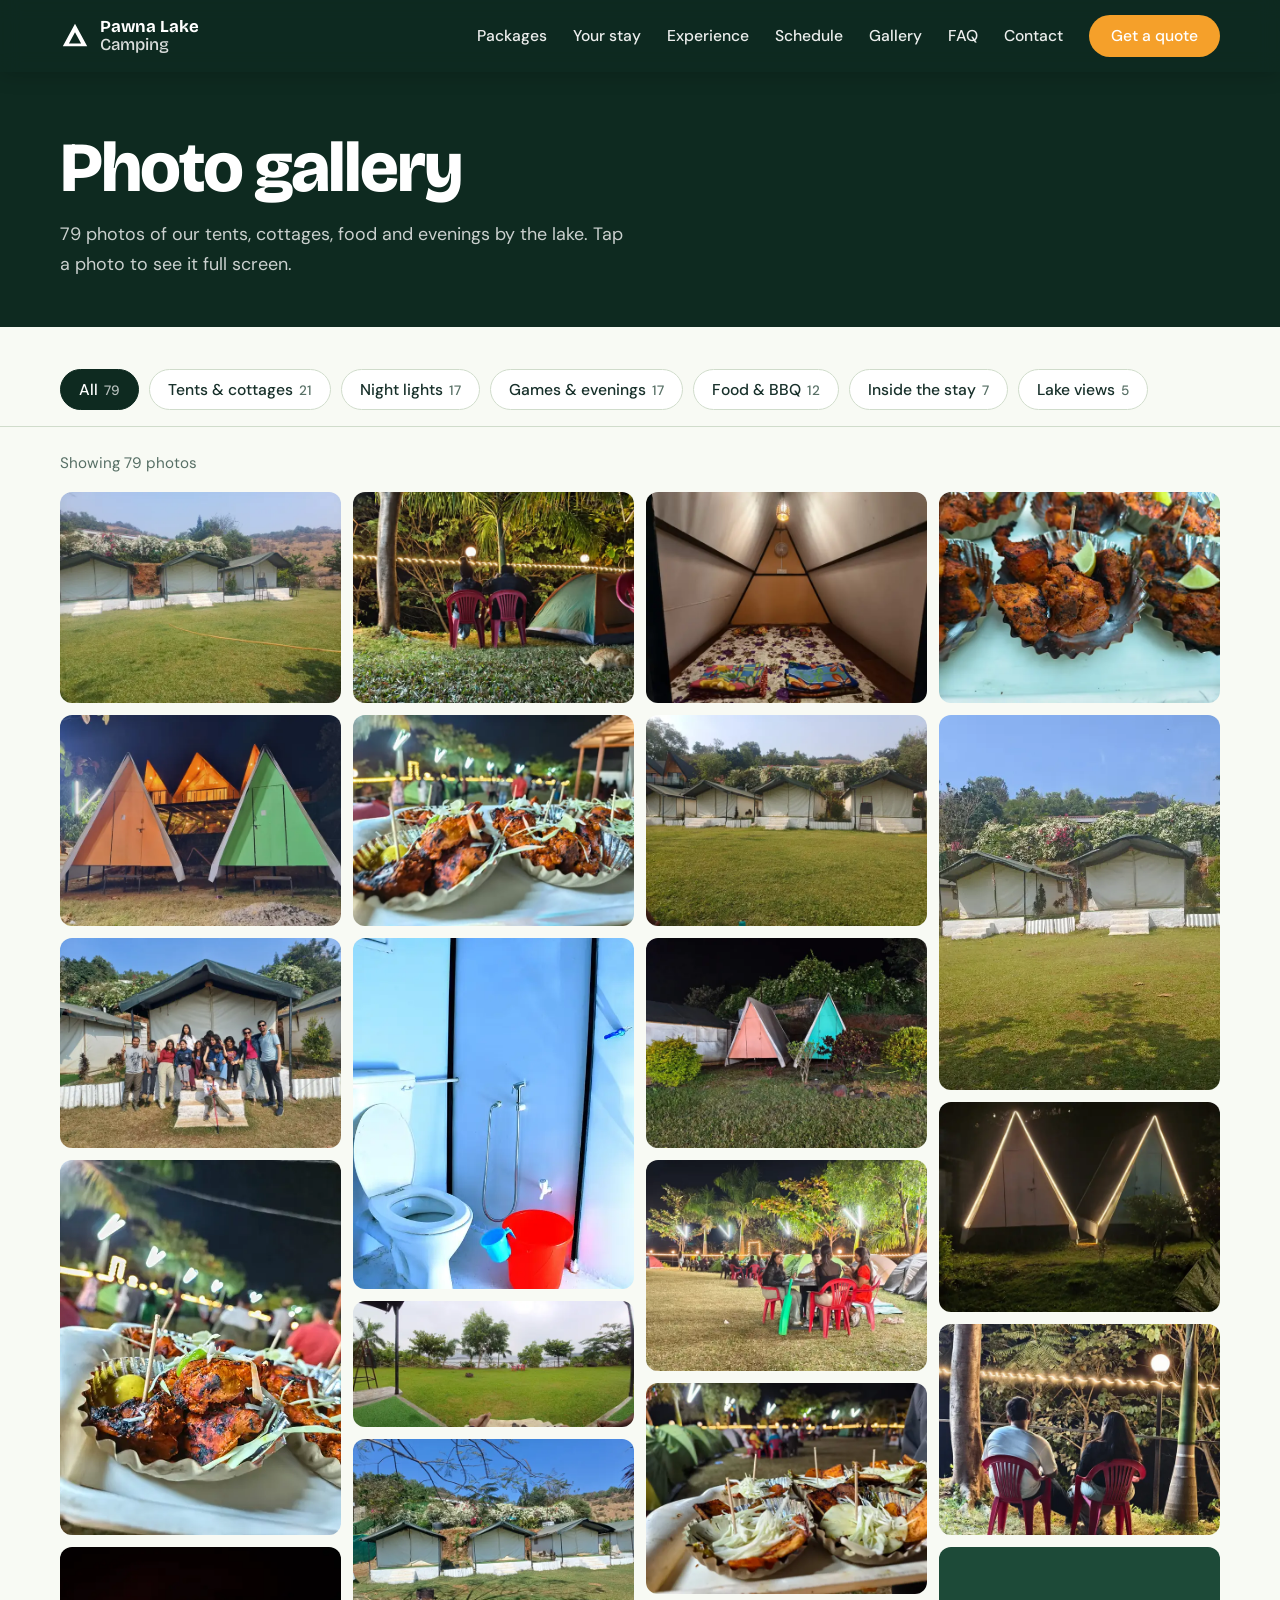
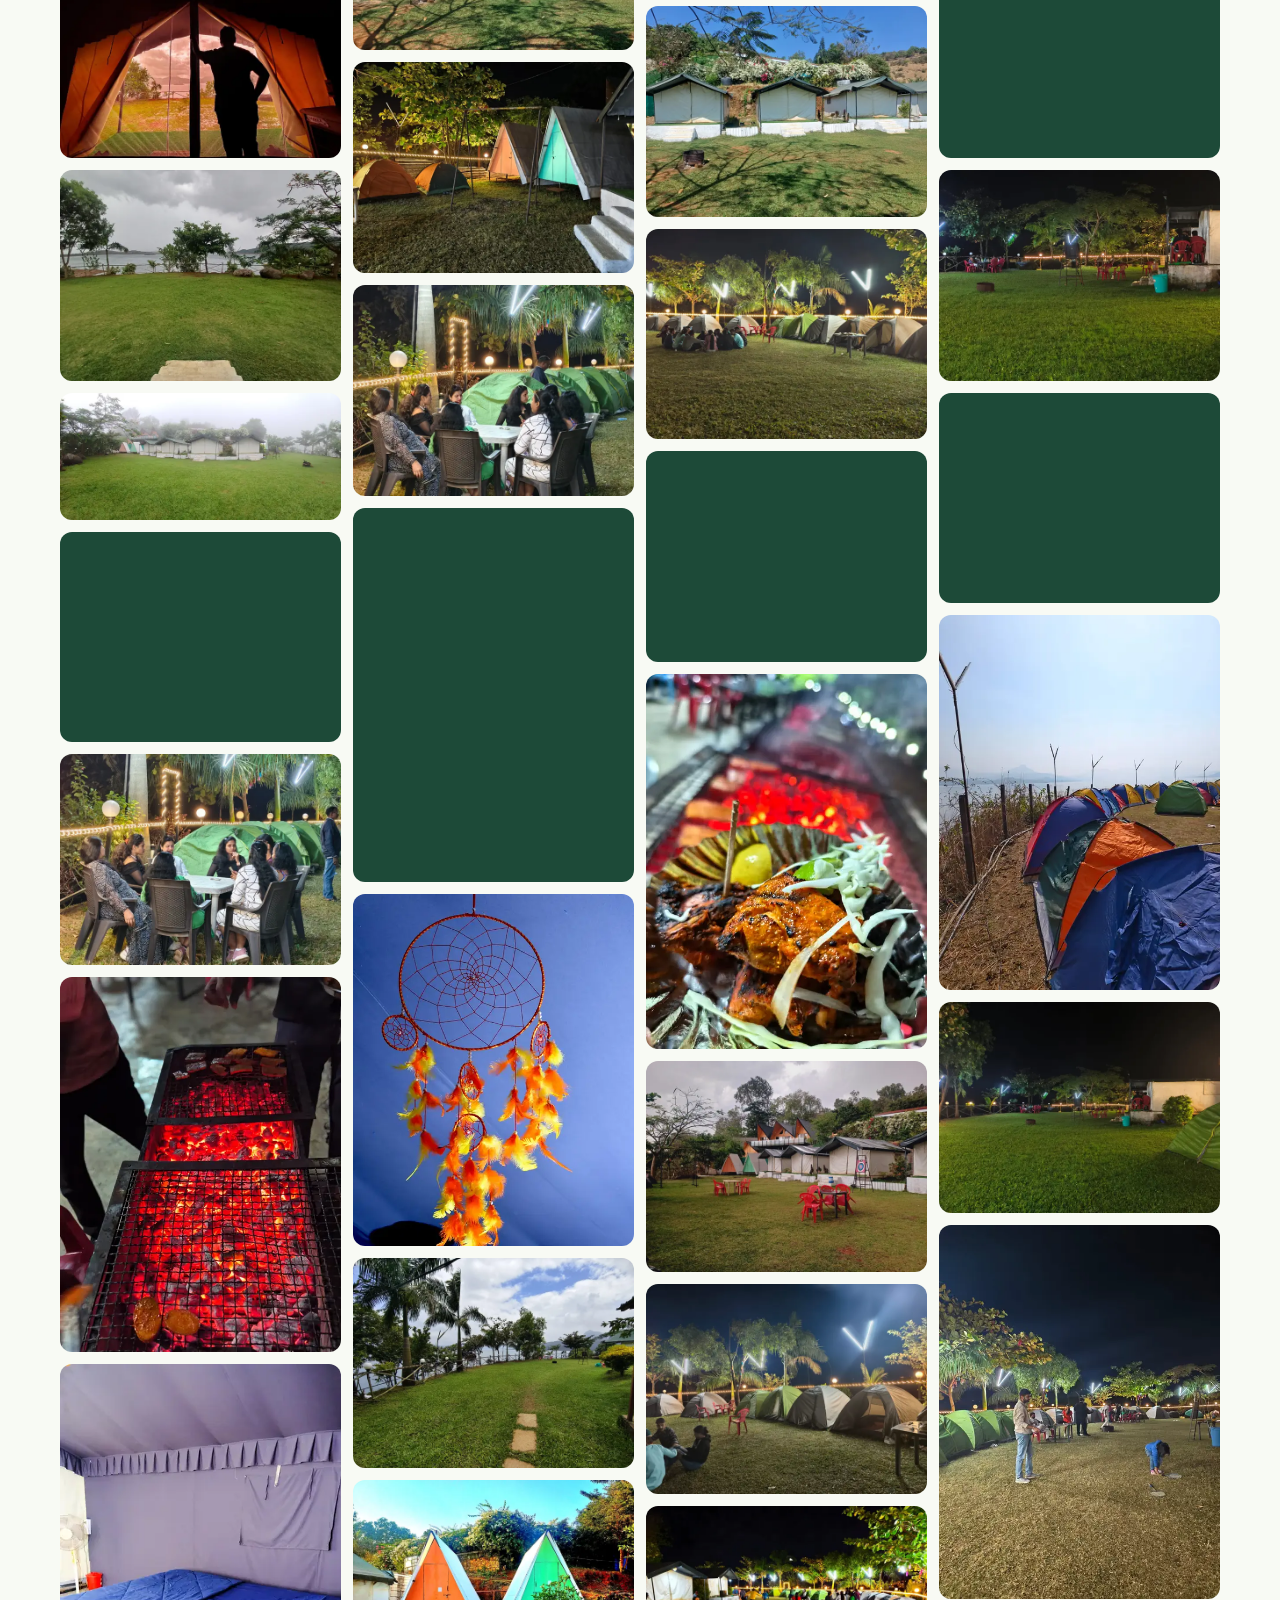
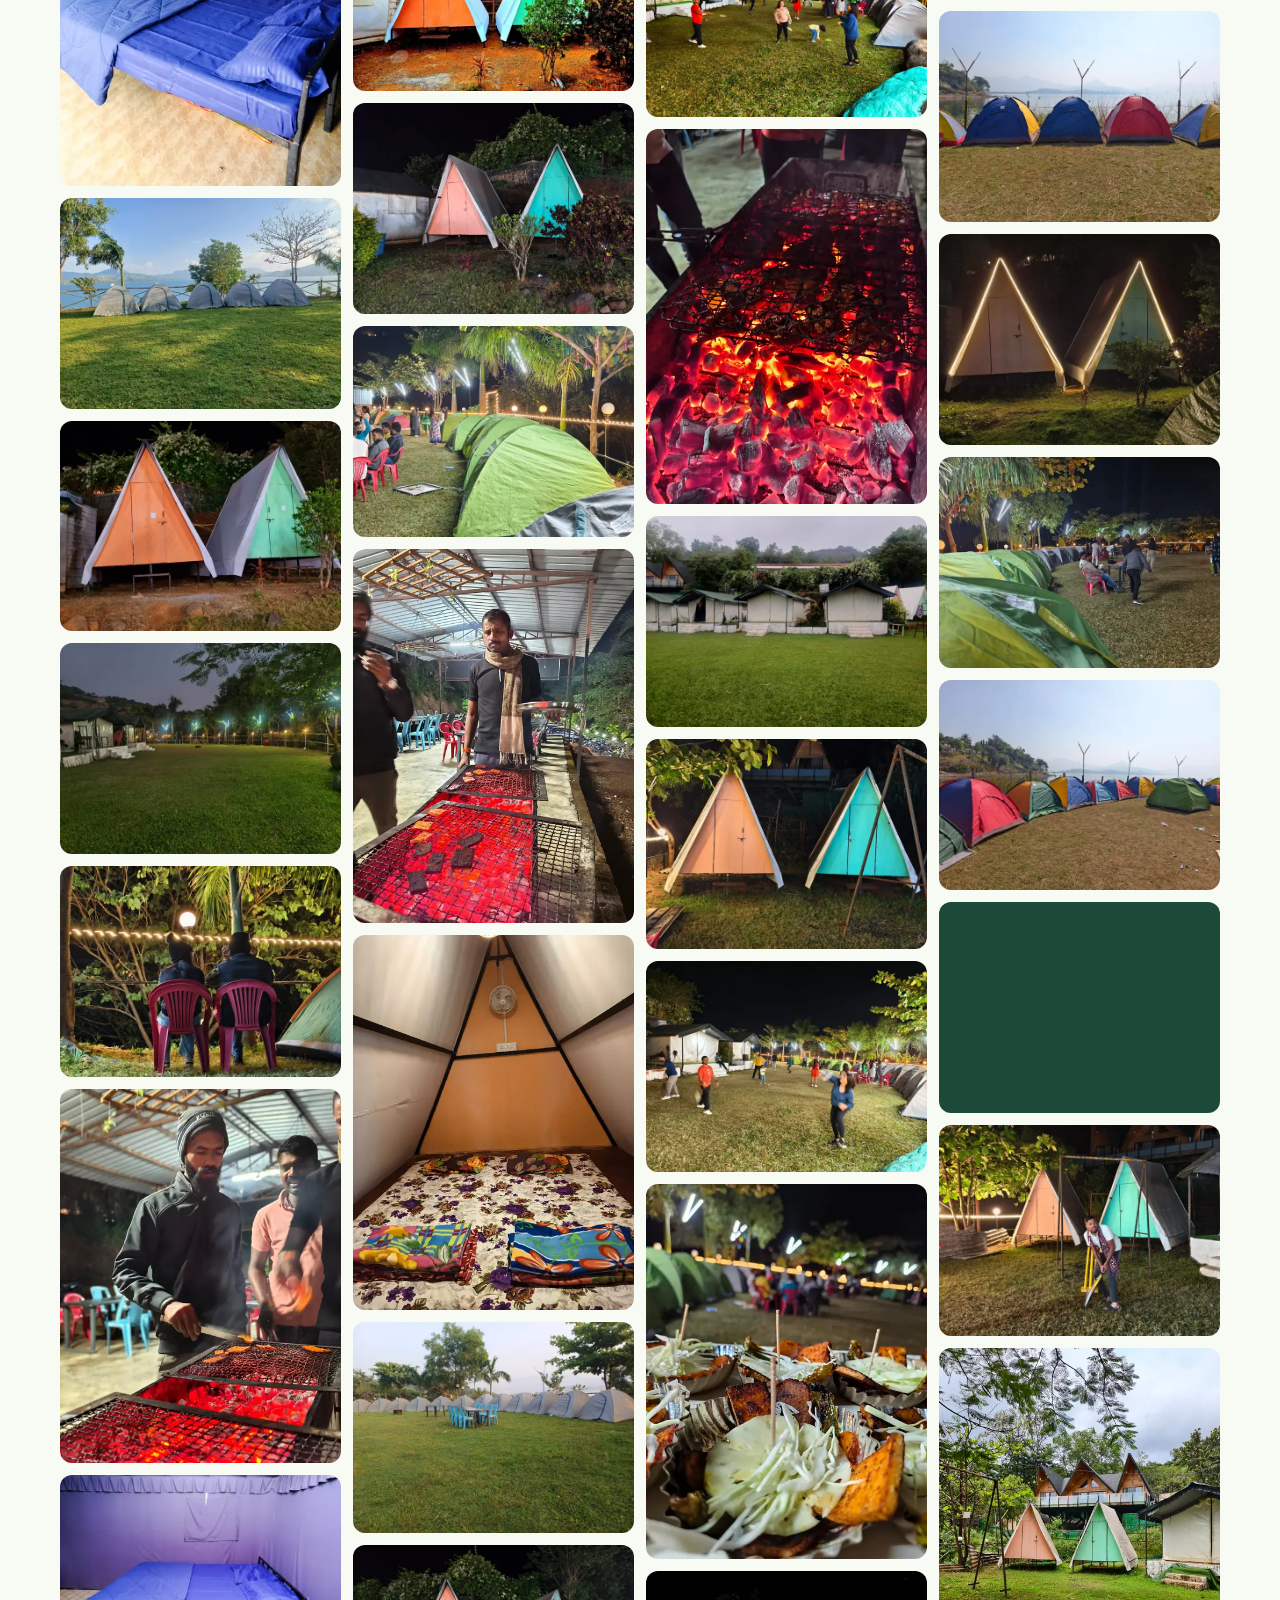
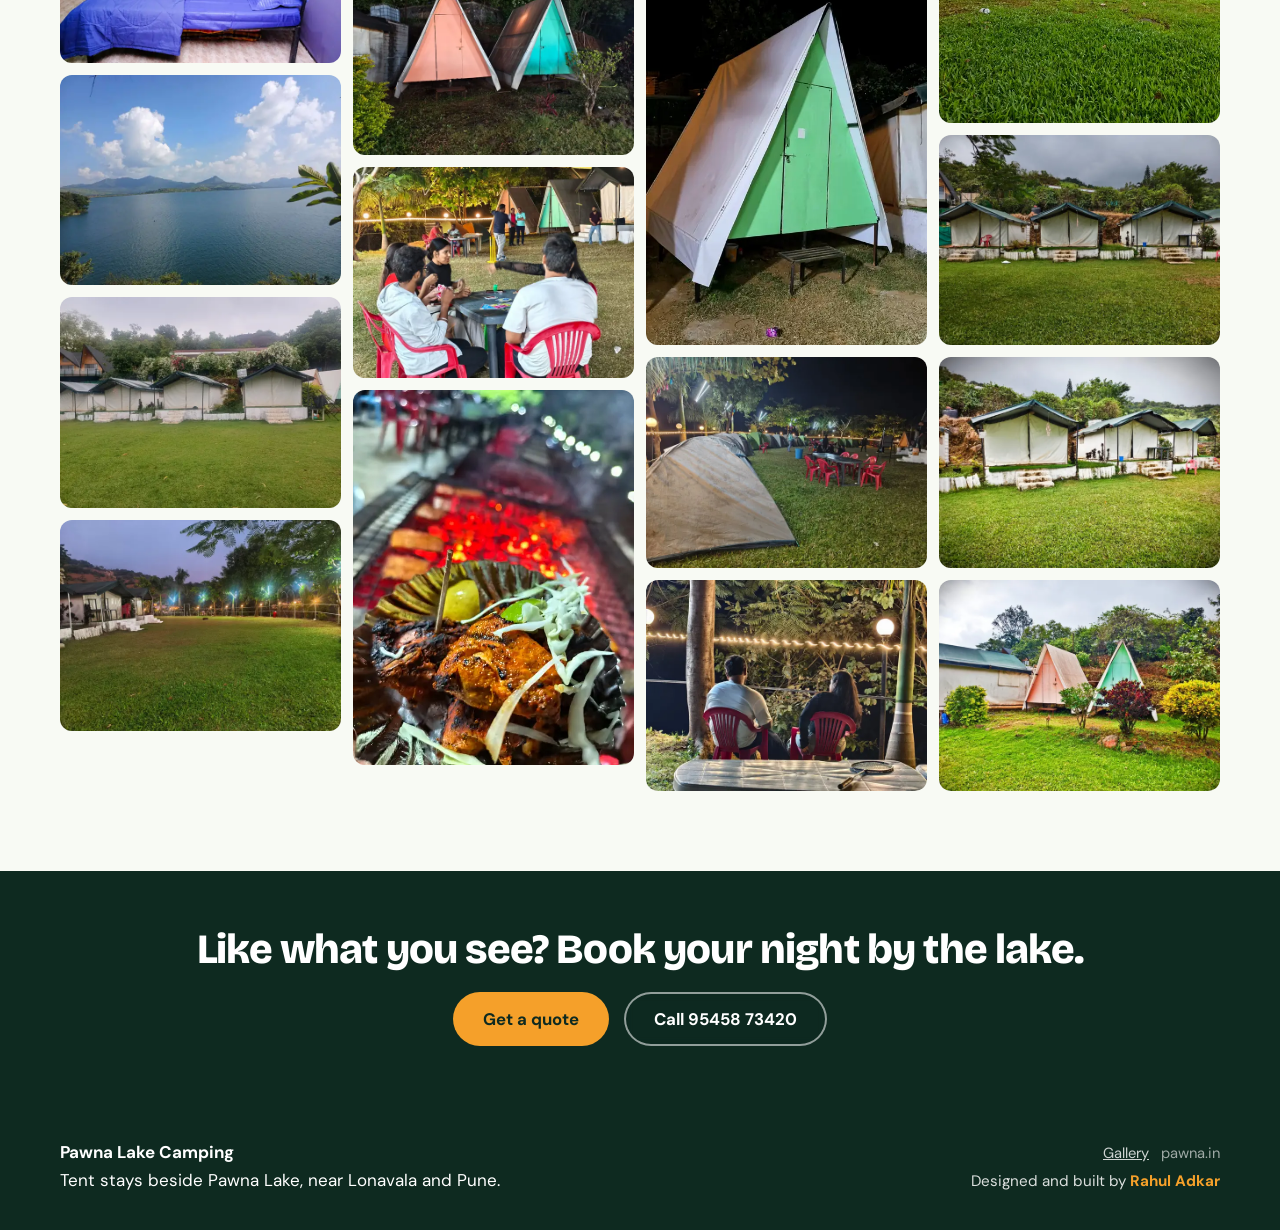
<file: gallery.html>
<!DOCTYPE html>
<html lang="en">
<head>
  <meta charset="UTF-8">
  <meta name="viewport" content="width=device-width, initial-scale=1">
  <title>Photo Gallery | Pawna Lake Camping</title>
  <meta name="description" content="79 photos of Pawna Lake Camping: tents, triangle tents, cottages, BBQ, games and lit-up evenings beside the lake.">
  <meta name="author" content="Rahul Adkar">
  <meta name="robots" content="index, follow">
  <meta name="theme-color" content="#0e2a20">
  <link rel="icon" href="images/favicon.svg" type="image/svg+xml">
  <link rel="preconnect" href="https://fonts.googleapis.com">
  <link rel="preconnect" href="https://fonts.gstatic.com" crossorigin>
  <link href="https://fonts.googleapis.com/css2?family=Bricolage+Grotesque:opsz,wght@12..96,500;12..96,700;12..96,800&family=DM+Sans:ital,opsz,wght@0,9..40,400;0,9..40,500;0,9..40,700;1,9..40,400&display=swap" rel="stylesheet">
  <link rel="stylesheet" href="css/style.css">
  <script async src="https://www.googletagmanager.com/gtag/js?id=G-0YMN4W8BE6"></script>
  <script>
    window.dataLayer = window.dataLayer || [];
    function gtag(){dataLayer.push(arguments);}
    gtag('js', new Date());
    gtag('config', 'G-0YMN4W8BE6');
  </script>
</head>
<body>

<header class="site-header solid" id="top">
  <div class="wrap bar">
    <a class="brand" href="index.html" aria-label="Pawna Lake Camping home">
      <svg viewBox="0 0 32 32" width="30" height="30" aria-hidden="true"><path d="M16 3 3 27h26L16 3Zm0 9 6.5 12h-13L16 12Z" fill="currentColor"/></svg>
      <span>Pawna Lake<br><em>Camping</em></span>
    </a>
    <button class="nav-toggle" aria-expanded="false" aria-controls="nav" aria-label="Open menu"><span></span><span></span><span></span></button>
    <nav id="nav" class="nav">
      <a href="index.html#packages">Packages</a>
      <a href="index.html#stay">Your stay</a>
      <a href="index.html#experience">Experience</a>
      <a href="index.html#schedule">Schedule</a>
      <a href="gallery.html">Gallery</a>
      <a href="index.html#faq">FAQ</a>
      <a href="index.html#contact">Contact</a>
      <a class="btn btn-amber nav-cta" href="index.html#book">Get a quote</a>
    </nav>
  </div>
</header>

<main>
  <section class="page-hero">
    <div class="wrap">
      <h1>Photo gallery</h1>
      <p>79 photos of our tents, cottages, food and evenings by the lake. Tap a photo to see it full screen.</p>
    </div>
  </section>

  <section class="gallery-page">
    <div class="chips-bar">
      <div class="wrap">
        <div class="chips" role="group" aria-label="Filter photos">
        <button class="chip" type="button" data-cat="all" aria-pressed="true">All<small>79</small></button>
        <button class="chip" type="button" data-cat="stays" aria-pressed="false">Tents & cottages<small>21</small></button>
        <button class="chip" type="button" data-cat="night" aria-pressed="false">Night lights<small>17</small></button>
        <button class="chip" type="button" data-cat="fun" aria-pressed="false">Games & evenings<small>17</small></button>
        <button class="chip" type="button" data-cat="food" aria-pressed="false">Food & BBQ<small>12</small></button>
        <button class="chip" type="button" data-cat="inside" aria-pressed="false">Inside the stay<small>7</small></button>
        <button class="chip" type="button" data-cat="lake" aria-pressed="false">Lake views<small>5</small></button>
        </div>
      </div>
    </div>

    <div class="wrap">
      <p class="shown">Showing <span id="shownCount">79</span> photos</p>
      <div class="g-grid" id="galleryGrid">
      <figure class="g-item" data-cat="stays" data-label="Tents & cottages" data-full="images/gallery/full/p001.webp"><button type="button" aria-label="Open photo"><img src="images/gallery/thumb/p001.webp" width="640" height="480" alt="Tents and cottages at Pawna Lake Camping" loading="lazy" decoding="async"></button></figure>
      <figure class="g-item" data-cat="night" data-label="Night lights" data-full="images/gallery/full/p005.webp"><button type="button" aria-label="Open photo"><img src="images/gallery/thumb/p005.webp" width="640" height="480" alt="Pawna Lake campsite lit up at night" loading="lazy" decoding="async"></button></figure>
      <figure class="g-item" data-cat="fun" data-label="Games & evenings" data-full="images/gallery/full/p009.webp"><button type="button" aria-label="Open photo"><img src="images/gallery/thumb/p009.webp" width="640" height="480" alt="Guests enjoying games and evenings at the campsite" loading="lazy" decoding="async"></button></figure>
      <figure class="g-item" data-cat="food" data-label="Food & BBQ" data-full="images/gallery/full/p053.webp"><button type="button" aria-label="Open photo"><img src="images/gallery/thumb/p053.webp" width="480" height="640" alt="Barbecue and food at Pawna Lake Camping" loading="lazy" decoding="async"></button></figure>
      <figure class="g-item" data-cat="inside" data-label="Inside the stay" data-full="images/gallery/full/p002.webp"><button type="button" aria-label="Open photo"><img src="images/gallery/thumb/p002.webp" width="640" height="480" alt="Inside a tent or cottage at Pawna Lake Camping" loading="lazy" decoding="async"></button></figure>
      <figure class="g-item" data-cat="lake" data-label="Lake views" data-full="images/gallery/full/p007.webp"><button type="button" aria-label="Open photo"><img src="images/gallery/thumb/p007.webp" width="640" height="480" alt="View of Pawna Lake and the hills" loading="lazy" decoding="async"></button></figure>
      <figure class="g-item" data-cat="stays" data-label="Tents & cottages" data-full="images/gallery/full/p003.webp"><button type="button" aria-label="Open photo"><img src="images/gallery/thumb/p003.webp" width="640" height="289" alt="Tents and cottages at Pawna Lake Camping" loading="lazy" decoding="async"></button></figure>
      <figure class="g-item" data-cat="night" data-label="Night lights" data-full="images/gallery/full/p016.webp"><button type="button" aria-label="Open photo"><img src="images/gallery/thumb/p016.webp" width="640" height="480" alt="Pawna Lake campsite lit up at night" loading="lazy" decoding="async"></button></figure>
      <figure class="g-item" data-cat="fun" data-label="Games & evenings" data-full="images/gallery/full/p054.webp"><button type="button" aria-label="Open photo"><img src="images/gallery/thumb/p054.webp" width="640" height="480" alt="Guests enjoying games and evenings at the campsite" loading="lazy" decoding="async"></button></figure>
      <figure class="g-item" data-cat="food" data-label="Food & BBQ" data-full="images/gallery/full/p062.webp"><button type="button" aria-label="Open photo"><img src="images/gallery/thumb/p062.webp" width="480" height="640" alt="Barbecue and food at Pawna Lake Camping" loading="lazy" decoding="async"></button></figure>
      <figure class="g-item" data-cat="inside" data-label="Inside the stay" data-full="images/gallery/full/p006.webp"><button type="button" aria-label="Open photo"><img src="images/gallery/thumb/p006.webp" width="426" height="640" alt="Inside a tent or cottage at Pawna Lake Camping" loading="lazy" decoding="async"></button></figure>
      <figure class="g-item" data-cat="lake" data-label="Lake views" data-full="images/gallery/full/p020.webp"><button type="button" aria-label="Open photo"><img src="images/gallery/thumb/p020.webp" width="640" height="480" alt="View of Pawna Lake and the hills" loading="lazy" decoding="async"></button></figure>
      <figure class="g-item" data-cat="stays" data-label="Tents & cottages" data-full="images/gallery/full/p004.webp"><button type="button" aria-label="Open photo"><img src="images/gallery/thumb/p004.webp" width="640" height="480" alt="Tents and cottages at Pawna Lake Camping" loading="lazy" decoding="async"></button></figure>
      <figure class="g-item" data-cat="night" data-label="Night lights" data-full="images/gallery/full/p047.webp"><button type="button" aria-label="Open photo"><img src="images/gallery/thumb/p047.webp" width="640" height="480" alt="Pawna Lake campsite lit up at night" loading="lazy" decoding="async"></button></figure>
      <figure class="g-item" data-cat="fun" data-label="Games & evenings" data-full="images/gallery/full/p056.webp"><button type="button" aria-label="Open photo"><img src="images/gallery/thumb/p056.webp" width="640" height="480" alt="Guests enjoying games and evenings at the campsite" loading="lazy" decoding="async"></button></figure>
      <figure class="g-item" data-cat="food" data-label="Food & BBQ" data-full="images/gallery/full/p063.webp"><button type="button" aria-label="Open photo"><img src="images/gallery/thumb/p063.webp" width="480" height="640" alt="Barbecue and food at Pawna Lake Camping" loading="lazy" decoding="async"></button></figure>
      <figure class="g-item" data-cat="inside" data-label="Inside the stay" data-full="images/gallery/full/p010.webp"><button type="button" aria-label="Open photo"><img src="images/gallery/thumb/p010.webp" width="640" height="426" alt="Inside a tent or cottage at Pawna Lake Camping" loading="lazy" decoding="async"></button></figure>
      <figure class="g-item" data-cat="lake" data-label="Lake views" data-full="images/gallery/full/p033.webp"><button type="button" aria-label="Open photo"><img src="images/gallery/thumb/p033.webp" width="640" height="480" alt="View of Pawna Lake and the hills" loading="lazy" decoding="async"></button></figure>
      <figure class="g-item" data-cat="stays" data-label="Tents & cottages" data-full="images/gallery/full/p008.webp"><button type="button" aria-label="Open photo"><img src="images/gallery/thumb/p008.webp" width="640" height="480" alt="Tents and cottages at Pawna Lake Camping" loading="lazy" decoding="async"></button></figure>
      <figure class="g-item" data-cat="night" data-label="Night lights" data-full="images/gallery/full/p048.webp"><button type="button" aria-label="Open photo"><img src="images/gallery/thumb/p048.webp" width="640" height="480" alt="Pawna Lake campsite lit up at night" loading="lazy" decoding="async"></button></figure>
      <figure class="g-item" data-cat="fun" data-label="Games & evenings" data-full="images/gallery/full/p057.webp"><button type="button" aria-label="Open photo"><img src="images/gallery/thumb/p057.webp" width="640" height="480" alt="Guests enjoying games and evenings at the campsite" loading="lazy" decoding="async"></button></figure>
      <figure class="g-item" data-cat="food" data-label="Food & BBQ" data-full="images/gallery/full/p065.webp"><button type="button" aria-label="Open photo"><img src="images/gallery/thumb/p065.webp" width="640" height="480" alt="Barbecue and food at Pawna Lake Camping" loading="lazy" decoding="async"></button></figure>
      <figure class="g-item" data-cat="inside" data-label="Inside the stay" data-full="images/gallery/full/p030.webp"><button type="button" aria-label="Open photo"><img src="images/gallery/thumb/p030.webp" width="512" height="640" alt="Inside a tent or cottage at Pawna Lake Camping" loading="lazy" decoding="async"></button></figure>
      <figure class="g-item" data-cat="lake" data-label="Lake views" data-full="images/gallery/full/p036.webp"><button type="button" aria-label="Open photo"><img src="images/gallery/thumb/p036.webp" width="640" height="288" alt="View of Pawna Lake and the hills" loading="lazy" decoding="async"></button></figure>
      <figure class="g-item" data-cat="stays" data-label="Tents & cottages" data-full="images/gallery/full/p014.webp"><button type="button" aria-label="Open photo"><img src="images/gallery/thumb/p014.webp" width="640" height="480" alt="Tents and cottages at Pawna Lake Camping" loading="lazy" decoding="async"></button></figure>
      <figure class="g-item" data-cat="night" data-label="Night lights" data-full="images/gallery/full/p077.webp"><button type="button" aria-label="Open photo"><img src="images/gallery/thumb/p077.webp" width="640" height="480" alt="Pawna Lake campsite lit up at night" loading="lazy" decoding="async"></button></figure>
      <figure class="g-item" data-cat="fun" data-label="Games & evenings" data-full="images/gallery/full/p058.webp"><button type="button" aria-label="Open photo"><img src="images/gallery/thumb/p058.webp" width="640" height="480" alt="Guests enjoying games and evenings at the campsite" loading="lazy" decoding="async"></button></figure>
      <figure class="g-item" data-cat="food" data-label="Food & BBQ" data-full="images/gallery/full/p066.webp"><button type="button" aria-label="Open photo"><img src="images/gallery/thumb/p066.webp" width="480" height="640" alt="Barbecue and food at Pawna Lake Camping" loading="lazy" decoding="async"></button></figure>
      <figure class="g-item" data-cat="inside" data-label="Inside the stay" data-full="images/gallery/full/p038.webp"><button type="button" aria-label="Open photo"><img src="images/gallery/thumb/p038.webp" width="512" height="640" alt="Inside a tent or cottage at Pawna Lake Camping" loading="lazy" decoding="async"></button></figure>
      <figure class="g-item" data-cat="lake" data-label="Lake views" data-full="images/gallery/full/p101.webp"><button type="button" aria-label="Open photo"><img src="images/gallery/thumb/p101.webp" width="640" height="480" alt="View of Pawna Lake and the hills" loading="lazy" decoding="async"></button></figure>
      <figure class="g-item" data-cat="stays" data-label="Tents & cottages" data-full="images/gallery/full/p017.webp"><button type="button" aria-label="Open photo"><img src="images/gallery/thumb/p017.webp" width="640" height="480" alt="Tents and cottages at Pawna Lake Camping" loading="lazy" decoding="async"></button></figure>
      <figure class="g-item" data-cat="night" data-label="Night lights" data-full="images/gallery/full/p085.webp"><button type="button" aria-label="Open photo"><img src="images/gallery/thumb/p085.webp" width="640" height="480" alt="Pawna Lake campsite lit up at night" loading="lazy" decoding="async"></button></figure>
      <figure class="g-item" data-cat="fun" data-label="Games & evenings" data-full="images/gallery/full/p059.webp"><button type="button" aria-label="Open photo"><img src="images/gallery/thumb/p059.webp" width="640" height="480" alt="Guests enjoying games and evenings at the campsite" loading="lazy" decoding="async"></button></figure>
      <figure class="g-item" data-cat="food" data-label="Food & BBQ" data-full="images/gallery/full/p067.webp"><button type="button" aria-label="Open photo"><img src="images/gallery/thumb/p067.webp" width="480" height="640" alt="Barbecue and food at Pawna Lake Camping" loading="lazy" decoding="async"></button></figure>
      <figure class="g-item" data-cat="inside" data-label="Inside the stay" data-full="images/gallery/full/p082.webp"><button type="button" aria-label="Open photo"><img src="images/gallery/thumb/p082.webp" width="480" height="640" alt="Inside a tent or cottage at Pawna Lake Camping" loading="lazy" decoding="async"></button></figure>
      <figure class="g-item" data-cat="stays" data-label="Tents & cottages" data-full="images/gallery/full/p019.webp"><button type="button" aria-label="Open photo"><img src="images/gallery/thumb/p019.webp" width="640" height="480" alt="Tents and cottages at Pawna Lake Camping" loading="lazy" decoding="async"></button></figure>
      <figure class="g-item" data-cat="night" data-label="Night lights" data-full="images/gallery/full/p086.webp"><button type="button" aria-label="Open photo"><img src="images/gallery/thumb/p086.webp" width="640" height="480" alt="Pawna Lake campsite lit up at night" loading="lazy" decoding="async"></button></figure>
      <figure class="g-item" data-cat="fun" data-label="Games & evenings" data-full="images/gallery/full/p060.webp"><button type="button" aria-label="Open photo"><img src="images/gallery/thumb/p060.webp" width="640" height="480" alt="Guests enjoying games and evenings at the campsite" loading="lazy" decoding="async"></button></figure>
      <figure class="g-item" data-cat="food" data-label="Food & BBQ" data-full="images/gallery/full/p068.webp"><button type="button" aria-label="Open photo"><img src="images/gallery/thumb/p068.webp" width="480" height="640" alt="Barbecue and food at Pawna Lake Camping" loading="lazy" decoding="async"></button></figure>
      <figure class="g-item" data-cat="inside" data-label="Inside the stay" data-full="images/gallery/full/p083.webp"><button type="button" aria-label="Open photo"><img src="images/gallery/thumb/p083.webp" width="640" height="480" alt="Inside a tent or cottage at Pawna Lake Camping" loading="lazy" decoding="async"></button></figure>
      <figure class="g-item" data-cat="stays" data-label="Tents & cottages" data-full="images/gallery/full/p023.webp"><button type="button" aria-label="Open photo"><img src="images/gallery/thumb/p023.webp" width="640" height="480" alt="Tents and cottages at Pawna Lake Camping" loading="lazy" decoding="async"></button></figure>
      <figure class="g-item" data-cat="night" data-label="Night lights" data-full="images/gallery/full/p087.webp"><button type="button" aria-label="Open photo"><img src="images/gallery/thumb/p087.webp" width="640" height="480" alt="Pawna Lake campsite lit up at night" loading="lazy" decoding="async"></button></figure>
      <figure class="g-item" data-cat="fun" data-label="Games & evenings" data-full="images/gallery/full/p061.webp"><button type="button" aria-label="Open photo"><img src="images/gallery/thumb/p061.webp" width="640" height="480" alt="Guests enjoying games and evenings at the campsite" loading="lazy" decoding="async"></button></figure>
      <figure class="g-item" data-cat="food" data-label="Food & BBQ" data-full="images/gallery/full/p069.webp"><button type="button" aria-label="Open photo"><img src="images/gallery/thumb/p069.webp" width="640" height="480" alt="Barbecue and food at Pawna Lake Camping" loading="lazy" decoding="async"></button></figure>
      <figure class="g-item" data-cat="stays" data-label="Tents & cottages" data-full="images/gallery/full/p025.webp"><button type="button" aria-label="Open photo"><img src="images/gallery/thumb/p025.webp" width="640" height="480" alt="Tents and cottages at Pawna Lake Camping" loading="lazy" decoding="async"></button></figure>
      <figure class="g-item" data-cat="night" data-label="Night lights" data-full="images/gallery/full/p088.webp"><button type="button" aria-label="Open photo"><img src="images/gallery/thumb/p088.webp" width="640" height="480" alt="Pawna Lake campsite lit up at night" loading="lazy" decoding="async"></button></figure>
      <figure class="g-item" data-cat="fun" data-label="Games & evenings" data-full="images/gallery/full/p064.webp"><button type="button" aria-label="Open photo"><img src="images/gallery/thumb/p064.webp" width="640" height="480" alt="Guests enjoying games and evenings at the campsite" loading="lazy" decoding="async"></button></figure>
      <figure class="g-item" data-cat="food" data-label="Food & BBQ" data-full="images/gallery/full/p070.webp"><button type="button" aria-label="Open photo"><img src="images/gallery/thumb/p070.webp" width="480" height="640" alt="Barbecue and food at Pawna Lake Camping" loading="lazy" decoding="async"></button></figure>
      <figure class="g-item" data-cat="stays" data-label="Tents & cottages" data-full="images/gallery/full/p027.webp"><button type="button" aria-label="Open photo"><img src="images/gallery/thumb/p027.webp" width="640" height="480" alt="Tents and cottages at Pawna Lake Camping" loading="lazy" decoding="async"></button></figure>
      <figure class="g-item" data-cat="night" data-label="Night lights" data-full="images/gallery/full/p089.webp"><button type="button" aria-label="Open photo"><img src="images/gallery/thumb/p089.webp" width="640" height="480" alt="Pawna Lake campsite lit up at night" loading="lazy" decoding="async"></button></figure>
      <figure class="g-item" data-cat="fun" data-label="Games & evenings" data-full="images/gallery/full/p073.webp"><button type="button" aria-label="Open photo"><img src="images/gallery/thumb/p073.webp" width="640" height="480" alt="Guests enjoying games and evenings at the campsite" loading="lazy" decoding="async"></button></figure>
      <figure class="g-item" data-cat="food" data-label="Food & BBQ" data-full="images/gallery/full/p071.webp"><button type="button" aria-label="Open photo"><img src="images/gallery/thumb/p071.webp" width="480" height="640" alt="Barbecue and food at Pawna Lake Camping" loading="lazy" decoding="async"></button></figure>
      <figure class="g-item" data-cat="stays" data-label="Tents & cottages" data-full="images/gallery/full/p028.webp"><button type="button" aria-label="Open photo"><img src="images/gallery/thumb/p028.webp" width="640" height="480" alt="Tents and cottages at Pawna Lake Camping" loading="lazy" decoding="async"></button></figure>
      <figure class="g-item" data-cat="night" data-label="Night lights" data-full="images/gallery/full/p090.webp"><button type="button" aria-label="Open photo"><img src="images/gallery/thumb/p090.webp" width="640" height="480" alt="Pawna Lake campsite lit up at night" loading="lazy" decoding="async"></button></figure>
      <figure class="g-item" data-cat="fun" data-label="Games & evenings" data-full="images/gallery/full/p074.webp"><button type="button" aria-label="Open photo"><img src="images/gallery/thumb/p074.webp" width="640" height="480" alt="Guests enjoying games and evenings at the campsite" loading="lazy" decoding="async"></button></figure>
      <figure class="g-item" data-cat="food" data-label="Food & BBQ" data-full="images/gallery/full/p072.webp"><button type="button" aria-label="Open photo"><img src="images/gallery/thumb/p072.webp" width="480" height="640" alt="Barbecue and food at Pawna Lake Camping" loading="lazy" decoding="async"></button></figure>
      <figure class="g-item" data-cat="stays" data-label="Tents & cottages" data-full="images/gallery/full/p032.webp"><button type="button" aria-label="Open photo"><img src="images/gallery/thumb/p032.webp" width="480" height="640" alt="Tents and cottages at Pawna Lake Camping" loading="lazy" decoding="async"></button></figure>
      <figure class="g-item" data-cat="night" data-label="Night lights" data-full="images/gallery/full/p091.webp"><button type="button" aria-label="Open photo"><img src="images/gallery/thumb/p091.webp" width="640" height="480" alt="Pawna Lake campsite lit up at night" loading="lazy" decoding="async"></button></figure>
      <figure class="g-item" data-cat="fun" data-label="Games & evenings" data-full="images/gallery/full/p076.webp"><button type="button" aria-label="Open photo"><img src="images/gallery/thumb/p076.webp" width="640" height="480" alt="Guests enjoying games and evenings at the campsite" loading="lazy" decoding="async"></button></figure>
      <figure class="g-item" data-cat="food" data-label="Food & BBQ" data-full="images/gallery/full/p075.webp"><button type="button" aria-label="Open photo"><img src="images/gallery/thumb/p075.webp" width="640" height="480" alt="Barbecue and food at Pawna Lake Camping" loading="lazy" decoding="async"></button></figure>
      <figure class="g-item" data-cat="stays" data-label="Tents & cottages" data-full="images/gallery/full/p049.webp"><button type="button" aria-label="Open photo"><img src="images/gallery/thumb/p049.webp" width="480" height="640" alt="Tents and cottages at Pawna Lake Camping" loading="lazy" decoding="async"></button></figure>
      <figure class="g-item" data-cat="night" data-label="Night lights" data-full="images/gallery/full/p093.webp"><button type="button" aria-label="Open photo"><img src="images/gallery/thumb/p093.webp" width="640" height="480" alt="Pawna Lake campsite lit up at night" loading="lazy" decoding="async"></button></figure>
      <figure class="g-item" data-cat="fun" data-label="Games & evenings" data-full="images/gallery/full/p078.webp"><button type="button" aria-label="Open photo"><img src="images/gallery/thumb/p078.webp" width="640" height="480" alt="Guests enjoying games and evenings at the campsite" loading="lazy" decoding="async"></button></figure>
      <figure class="g-item" data-cat="stays" data-label="Tents & cottages" data-full="images/gallery/full/p050.webp"><button type="button" aria-label="Open photo"><img src="images/gallery/thumb/p050.webp" width="640" height="480" alt="Tents and cottages at Pawna Lake Camping" loading="lazy" decoding="async"></button></figure>
      <figure class="g-item" data-cat="night" data-label="Night lights" data-full="images/gallery/full/p095.webp"><button type="button" aria-label="Open photo"><img src="images/gallery/thumb/p095.webp" width="640" height="480" alt="Pawna Lake campsite lit up at night" loading="lazy" decoding="async"></button></figure>
      <figure class="g-item" data-cat="fun" data-label="Games & evenings" data-full="images/gallery/full/p079.webp"><button type="button" aria-label="Open photo"><img src="images/gallery/thumb/p079.webp" width="640" height="480" alt="Guests enjoying games and evenings at the campsite" loading="lazy" decoding="async"></button></figure>
      <figure class="g-item" data-cat="stays" data-label="Tents & cottages" data-full="images/gallery/full/p051.webp"><button type="button" aria-label="Open photo"><img src="images/gallery/thumb/p051.webp" width="480" height="640" alt="Tents and cottages at Pawna Lake Camping" loading="lazy" decoding="async"></button></figure>
      <figure class="g-item" data-cat="night" data-label="Night lights" data-full="images/gallery/full/p096.webp"><button type="button" aria-label="Open photo"><img src="images/gallery/thumb/p096.webp" width="640" height="480" alt="Pawna Lake campsite lit up at night" loading="lazy" decoding="async"></button></figure>
      <figure class="g-item" data-cat="fun" data-label="Games & evenings" data-full="images/gallery/full/p080.webp"><button type="button" aria-label="Open photo"><img src="images/gallery/thumb/p080.webp" width="480" height="640" alt="Guests enjoying games and evenings at the campsite" loading="lazy" decoding="async"></button></figure>
      <figure class="g-item" data-cat="stays" data-label="Tents & cottages" data-full="images/gallery/full/p052.webp"><button type="button" aria-label="Open photo"><img src="images/gallery/thumb/p052.webp" width="640" height="480" alt="Tents and cottages at Pawna Lake Camping" loading="lazy" decoding="async"></button></figure>
      <figure class="g-item" data-cat="night" data-label="Night lights" data-full="images/gallery/full/p097.webp"><button type="button" aria-label="Open photo"><img src="images/gallery/thumb/p097.webp" width="640" height="480" alt="Pawna Lake campsite lit up at night" loading="lazy" decoding="async"></button></figure>
      <figure class="g-item" data-cat="fun" data-label="Games & evenings" data-full="images/gallery/full/p081.webp"><button type="button" aria-label="Open photo"><img src="images/gallery/thumb/p081.webp" width="640" height="480" alt="Guests enjoying games and evenings at the campsite" loading="lazy" decoding="async"></button></figure>
      <figure class="g-item" data-cat="stays" data-label="Tents & cottages" data-full="images/gallery/full/p055.webp"><button type="button" aria-label="Open photo"><img src="images/gallery/thumb/p055.webp" width="640" height="480" alt="Tents and cottages at Pawna Lake Camping" loading="lazy" decoding="async"></button></figure>
      <figure class="g-item" data-cat="night" data-label="Night lights" data-full="images/gallery/full/p100.webp"><button type="button" aria-label="Open photo"><img src="images/gallery/thumb/p100.webp" width="640" height="480" alt="Pawna Lake campsite lit up at night" loading="lazy" decoding="async"></button></figure>
      <figure class="g-item" data-cat="fun" data-label="Games & evenings" data-full="images/gallery/full/p094.webp"><button type="button" aria-label="Open photo"><img src="images/gallery/thumb/p094.webp" width="640" height="480" alt="Guests enjoying games and evenings at the campsite" loading="lazy" decoding="async"></button></figure>
      <figure class="g-item" data-cat="stays" data-label="Tents & cottages" data-full="images/gallery/full/p092.webp"><button type="button" aria-label="Open photo"><img src="images/gallery/thumb/p092.webp" width="480" height="640" alt="Tents and cottages at Pawna Lake Camping" loading="lazy" decoding="async"></button></figure>
      <figure class="g-item" data-cat="stays" data-label="Tents & cottages" data-full="images/gallery/full/p098.webp"><button type="button" aria-label="Open photo"><img src="images/gallery/thumb/p098.webp" width="640" height="480" alt="Tents and cottages at Pawna Lake Camping" loading="lazy" decoding="async"></button></figure>
      <figure class="g-item" data-cat="stays" data-label="Tents & cottages" data-full="images/gallery/full/p099.webp"><button type="button" aria-label="Open photo"><img src="images/gallery/thumb/p099.webp" width="640" height="480" alt="Tents and cottages at Pawna Lake Camping" loading="lazy" decoding="async"></button></figure>
      <figure class="g-item" data-cat="stays" data-label="Tents & cottages" data-full="images/gallery/full/p102.webp"><button type="button" aria-label="Open photo"><img src="images/gallery/thumb/p102.webp" width="640" height="480" alt="Tents and cottages at Pawna Lake Camping" loading="lazy" decoding="async"></button></figure>
      </div>
    </div>
  </section>

  <section class="cta-band">
    <div class="wrap">
      <h2>Like what you see? Book your night by the lake.</h2>
      <a class="btn btn-amber btn-lg" href="index.html#book">Get a quote</a>
      <a class="btn btn-ghost btn-lg" data-call href="tel:+919545873420">Call 95458 73420</a>
    </div>
  </section>
</main>

<footer class="site-footer">
  <div class="wrap foot">
    <p><strong>Pawna Lake Camping</strong><br>Tent stays beside Pawna Lake, near Lonavala and Pune.</p>
    <div class="foot-right"><p class="fine"><a href="gallery.html">Gallery</a> &nbsp; pawna.in</p><p class="credit">Designed and built by <strong>Rahul Adkar</strong></p></div>
  </div>
</footer>

<div class="mobile-bar">
  <a data-call href="tel:+919545873420">Call</a>
  <a class="wa" data-wa href="index.html#book">WhatsApp</a>
</div>

<dialog id="lightbox" aria-label="Photo viewer">
  <button type="button" class="lb-close" aria-label="Close">×</button>
  <button type="button" class="lb-prev" aria-label="Previous photo">‹</button>
  <img id="lbImg" alt="">
  <button type="button" class="lb-next" aria-label="Next photo">›</button>
  <p class="lb-cap" id="lbCap"></p>
</dialog>

<script src="js/main.js"></script>
<script src="js/gallery.js"></script>
</body>
</html>
</file>
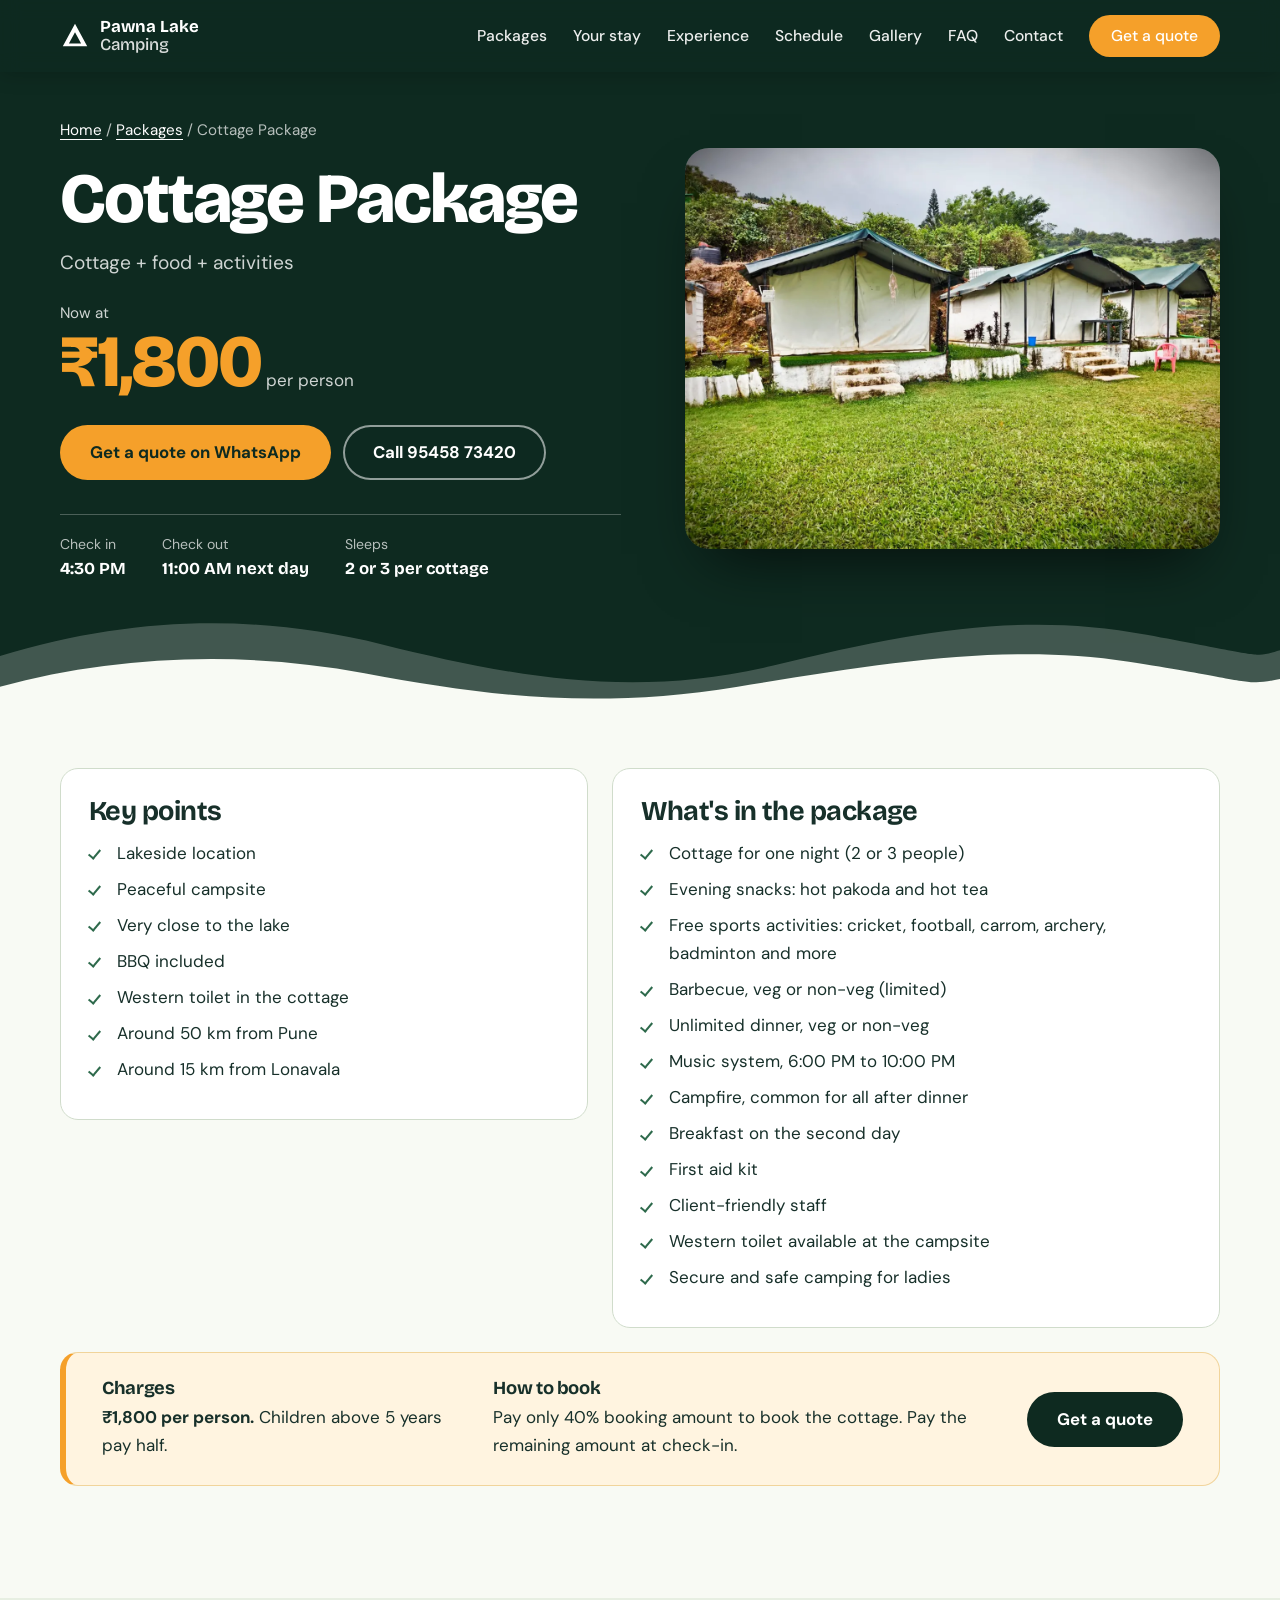
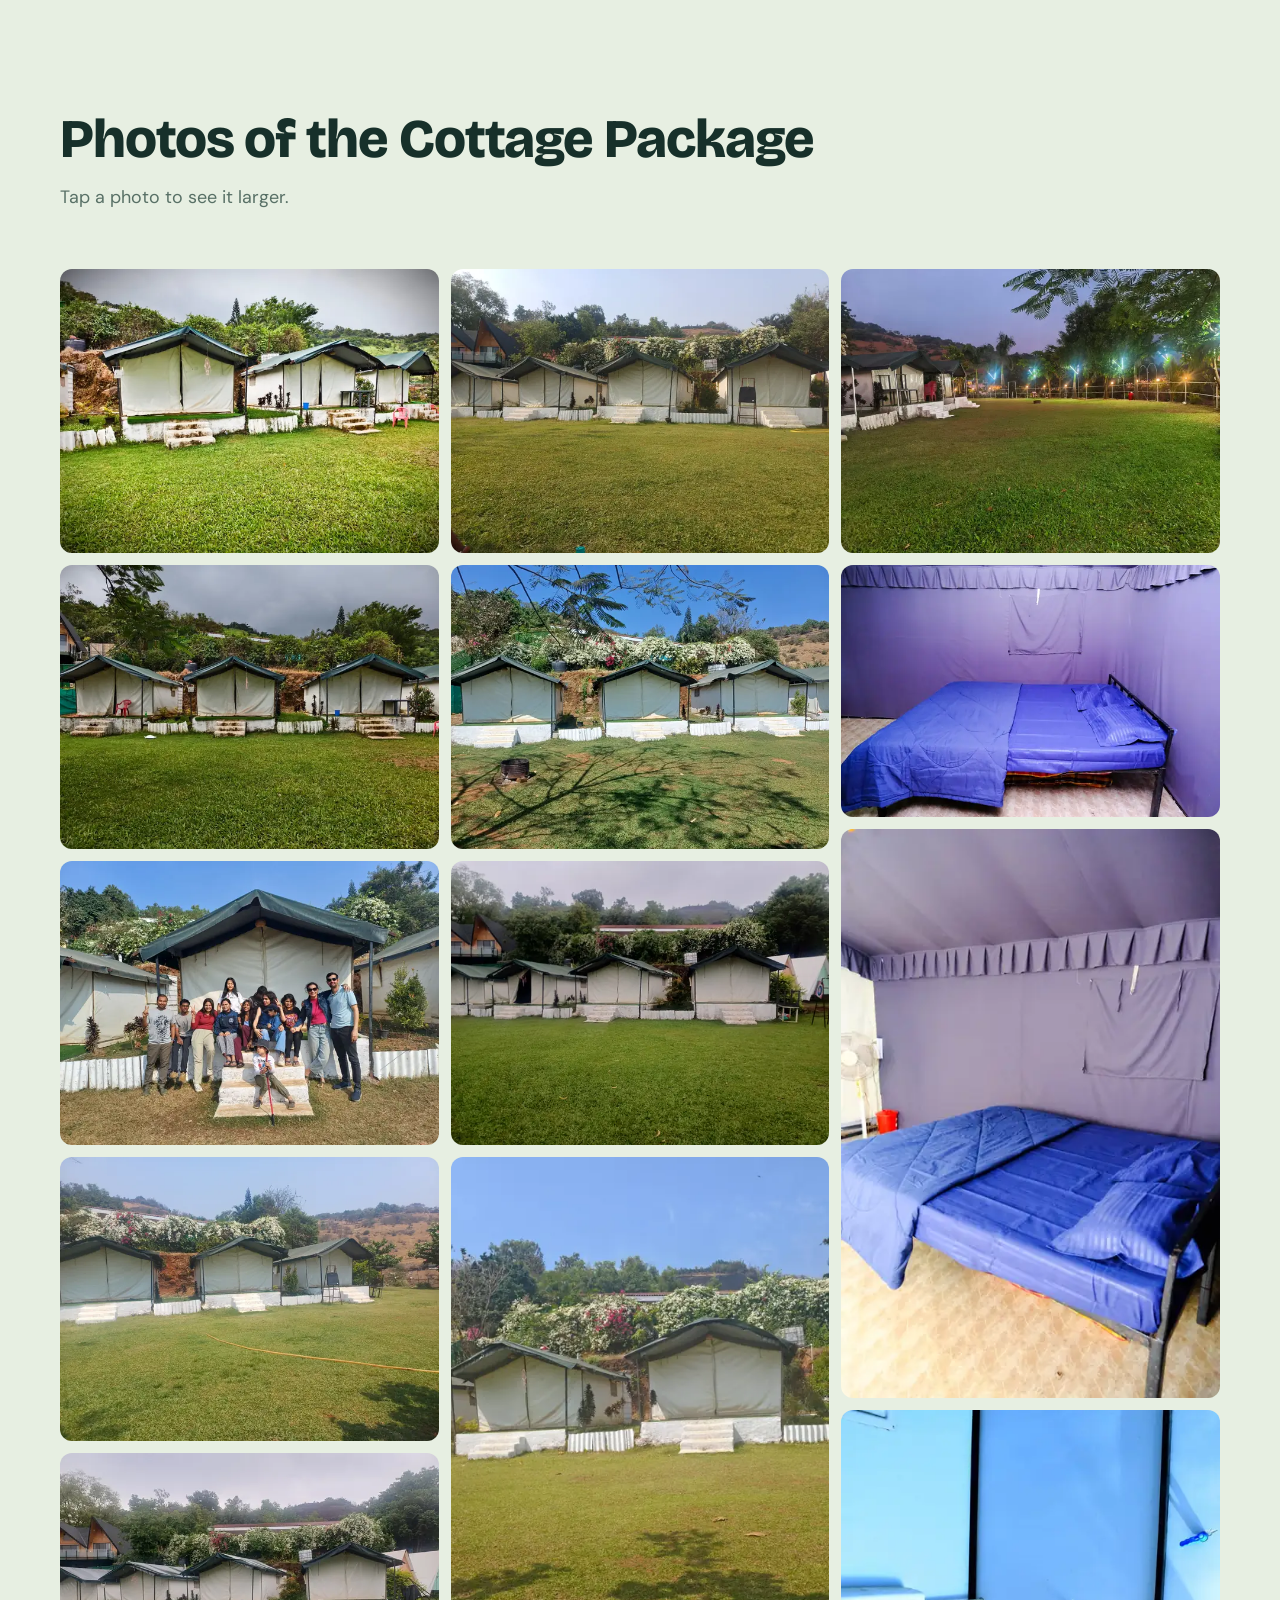
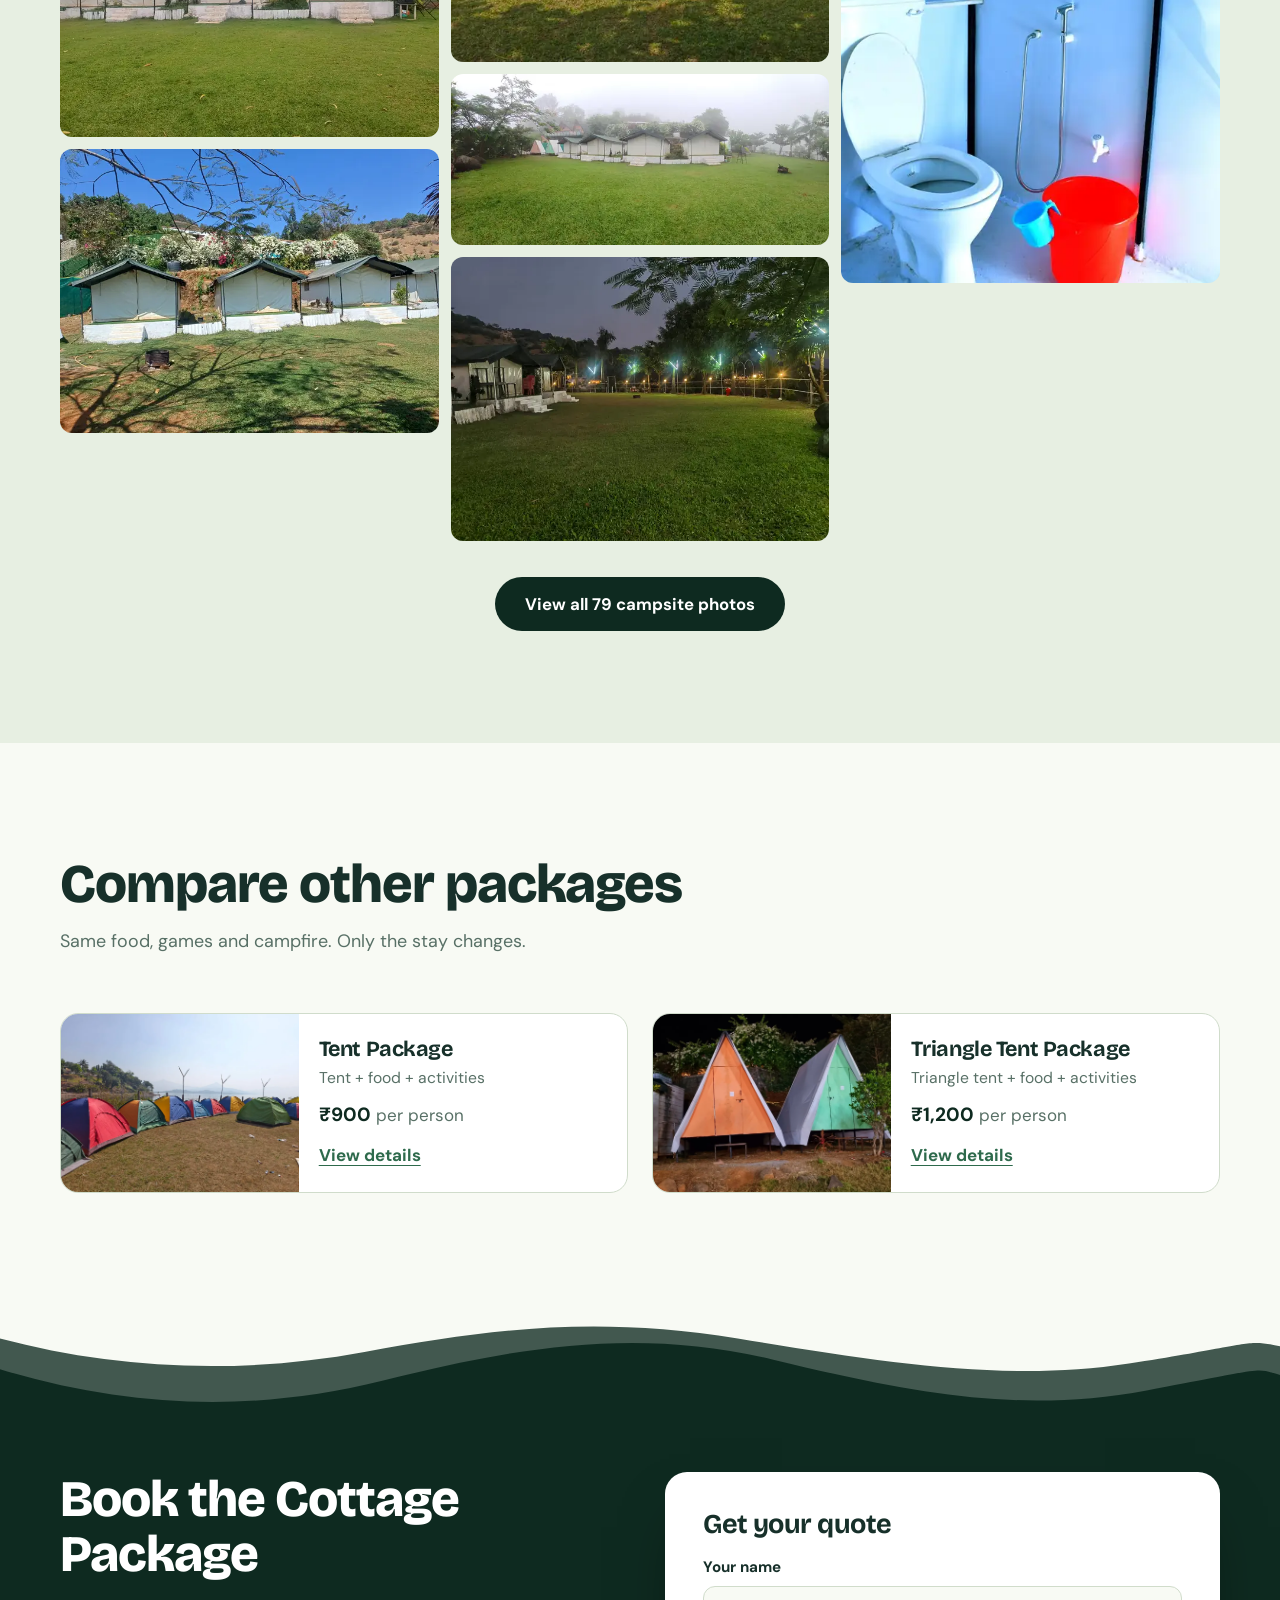
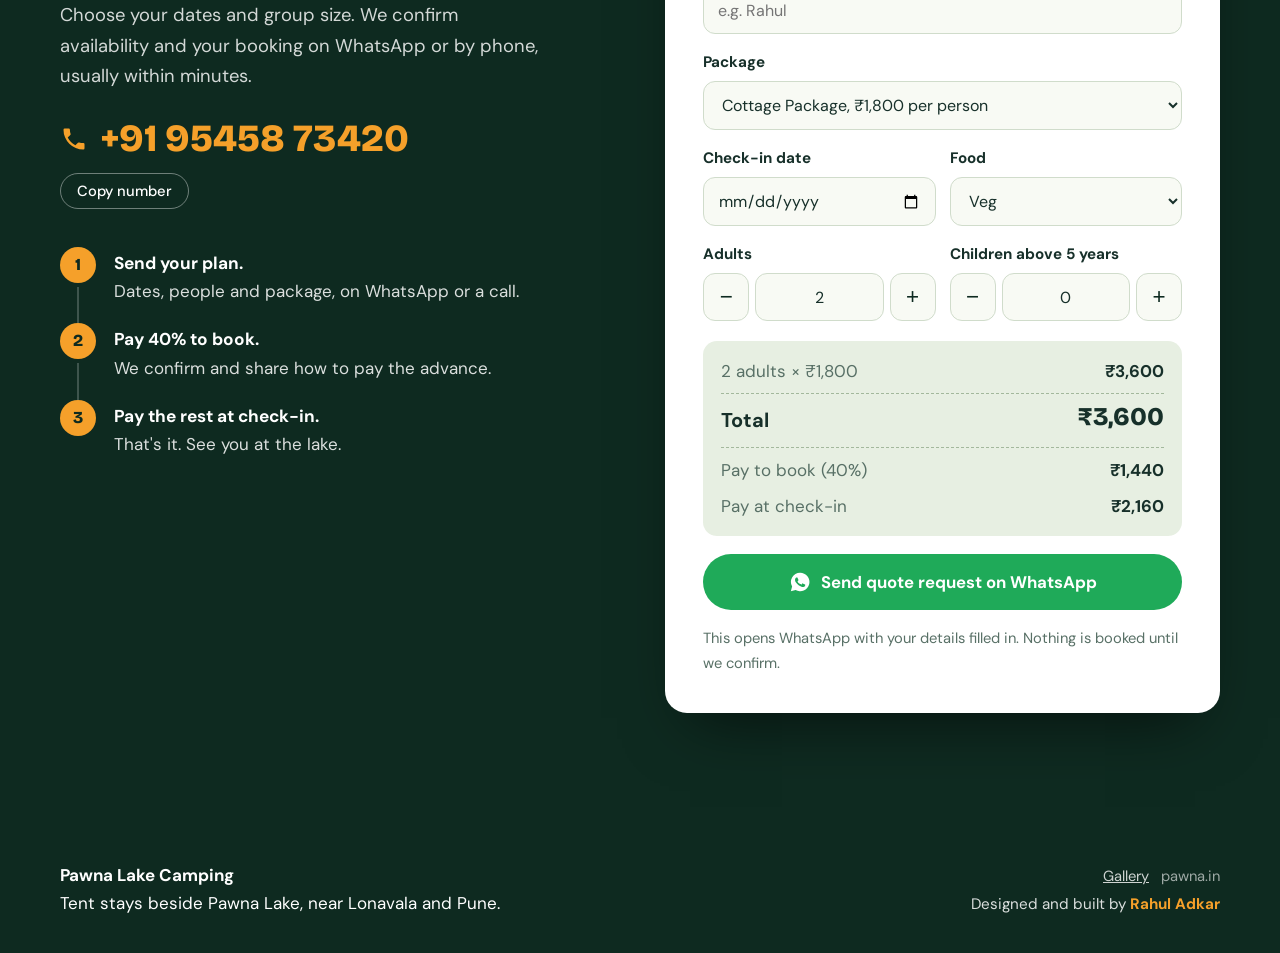
<file: package-cottage.html>
<!DOCTYPE html>
<html lang="en">
<head>
  <meta charset="UTF-8">
  <meta name="viewport" content="width=device-width, initial-scale=1">
  <title>Cottage Package at Pawna Lake from ₹1,800 | Pawna Lake Camping</title>
  <meta name="description" content="Cottage stay with a western toilet inside, plus snacks, BBQ, unlimited dinner, campfire and games, from ₹1,800 per person.">
  <meta name="author" content="Rahul Adkar">
  <meta name="robots" content="index, follow">
  <meta property="og:title" content="Cottage Package | Pawna Lake Camping">
  <meta property="og:description" content="Cottage stay with a western toilet inside, plus snacks, BBQ, unlimited dinner, campfire and games, from ₹1,800 per person.">
  <meta property="og:image" content="images/gallery/full/p099.webp">
  <meta name="theme-color" content="#0e2a20">
  <link rel="icon" href="images/favicon.svg" type="image/svg+xml">
  <link rel="preconnect" href="https://fonts.googleapis.com">
  <link rel="preconnect" href="https://fonts.gstatic.com" crossorigin>
  <link href="https://fonts.googleapis.com/css2?family=Bricolage+Grotesque:opsz,wght@12..96,500;12..96,700;12..96,800&family=DM+Sans:ital,opsz,wght@0,9..40,400;0,9..40,500;0,9..40,700;1,9..40,400&display=swap" rel="stylesheet">
  <link rel="stylesheet" href="css/style.css">
  <script async src="https://www.googletagmanager.com/gtag/js?id=G-0YMN4W8BE6"></script>
  <script>
    window.dataLayer = window.dataLayer || [];
    function gtag(){dataLayer.push(arguments);}
    gtag('js', new Date());
    gtag('config', 'G-0YMN4W8BE6');
  </script>
</head>
<body data-pkg="cottage">

<header class="site-header solid" id="top">
  <div class="wrap bar">
    <a class="brand" href="index.html" aria-label="Pawna Lake Camping home">
      <svg viewBox="0 0 32 32" width="30" height="30" aria-hidden="true"><path d="M16 3 3 27h26L16 3Zm0 9 6.5 12h-13L16 12Z" fill="currentColor"/></svg>
      <span>Pawna Lake<br><em>Camping</em></span>
    </a>

    <button class="nav-toggle" aria-expanded="false" aria-controls="nav" aria-label="Open menu">
      <span></span><span></span><span></span>
    </button>

    <nav id="nav" class="nav">
      <a href="index.html#packages">Packages</a>
      <a href="index.html#stay">Your stay</a>
      <a href="index.html#experience">Experience</a>
      <a href="index.html#schedule">Schedule</a>
      <a href="gallery.html">Gallery</a>
      <a href="index.html#faq">FAQ</a>
      <a href="index.html#contact">Contact</a>
      <a class="btn btn-amber nav-cta" href="#book">Get a quote</a>
    </nav>
  </div>
</header>

<main>
<!-- HERO -->
<section class="pkg-hero">
  <div class="wrap pkg-hero-grid">
    <div class="pkg-hero-text">
      <nav class="crumbs" aria-label="Breadcrumb"><a href="index.html">Home</a> / <a href="index.html#packages">Packages</a> / Cottage Package</nav>
      <h1>Cottage Package</h1>
      <p class="pkg-lead">Cottage + food + activities</p>
      <p class="price-big"><small>Now at</small> <span>₹1,800</span> per person</p>
      <div class="hero-actions">
        <a class="btn btn-amber btn-lg" href="#book">Get a quote on WhatsApp</a>
        <a class="btn btn-ghost btn-lg" data-call href="tel:+919545873420">Call 95458 73420</a>
      </div>
      <dl class="mini-facts">
        <div><dt>Check in</dt><dd>4:30 PM</dd></div>
        <div><dt>Check out</dt><dd>11:00 AM next day</dd></div>
        <div><dt>Sleeps</dt><dd>2 or 3 per cottage</dd></div>
      </dl>
    </div>
    <div class="pkg-hero-img"><img src="images/gallery/full/p099.webp" width="1280" height="960" alt="Canvas cottages with green roofs facing a lawn at Pawna Lake Camping" fetchpriority="high"></div>
  </div>
  <svg class="ridge" style="--ridge: var(--paper)" viewBox="0 0 1440 120" preserveAspectRatio="none" aria-hidden="true"><path class="back" d="M0 120V52C150 10 290 8 430 40S710 98 870 62 1150 6 1290 30 1410 54 1440 46V120Z"/><path d="M0 120V84C130 52 270 46 410 70S670 108 830 84 1130 38 1270 58 1400 84 1440 76V120Z"/></svg>
</section>

<!-- DETAILS -->
<section class="section pkg-info">
  <div class="wrap info-grid">
    <div class="card">
      <h2>Key points</h2>
      <ul class="ticks"><li>Lakeside location</li><li>Peaceful campsite</li><li>Very close to the lake</li><li>BBQ included</li><li>Western toilet in the cottage</li><li>Around 50 km from Pune</li><li>Around 15 km from Lonavala</li></ul>
    </div>
    <div class="card">
      <h2>What's in the package</h2>
      <ul class="ticks"><li>Cottage for one night (2 or 3 people)</li><li>Evening snacks: hot pakoda and hot tea</li><li>Free sports activities: cricket, football, carrom, archery, badminton and more</li><li>Barbecue, veg or non-veg (limited)</li><li>Unlimited dinner, veg or non-veg</li><li>Music system, 6:00 PM to 10:00 PM</li><li>Campfire, common for all after dinner</li><li>Breakfast on the second day</li><li>First aid kit</li><li>Client-friendly staff</li><li>Western toilet available at the campsite</li><li>Secure and safe camping for ladies</li></ul>
    </div>
  </div>

  <div class="wrap">
    <div class="terms">
      <div>
        <h3>Charges</h3>
        <p><strong>₹1,800 per person.</strong> Children above 5 years pay half.</p>
      </div>
      <div>
        <h3>How to book</h3>
        <p>Pay only 40% booking amount to book the cottage. Pay the remaining amount at check-in.</p>
      </div>
      <a class="btn btn-dark btn-lg" href="#book">Get a quote</a>
    </div>
  </div>
</section>

<!-- PHOTOS -->
<section class="section pkg-photos" id="photos">
  <div class="wrap">
    <header class="section-head">
      <h2>Photos of the Cottage Package</h2>
      <p>Tap a photo to see it larger.</p>
    </header>
    <div class="g-grid" id="galleryGrid">
        <figure class="g-item" data-cat="cottage" data-label="Cottage Package" data-full="images/gallery/full/p099.webp"><button type="button" aria-label="Open photo"><img src="images/gallery/thumb/p099.webp" width="640" height="480" alt="Cottages at Pawna Lake Camping" loading="lazy" decoding="async"></button></figure>
        <figure class="g-item" data-cat="cottage" data-label="Cottage Package" data-full="images/gallery/full/p098.webp"><button type="button" aria-label="Open photo"><img src="images/gallery/thumb/p098.webp" width="640" height="480" alt="Cottages at Pawna Lake Camping" loading="lazy" decoding="async"></button></figure>
        <figure class="g-item" data-cat="cottage" data-label="Cottage Package" data-full="images/gallery/full/p009.webp"><button type="button" aria-label="Open photo"><img src="images/gallery/thumb/p009.webp" width="640" height="480" alt="Cottages at Pawna Lake Camping" loading="lazy" decoding="async"></button></figure>
        <figure class="g-item" data-cat="cottage" data-label="Cottage Package" data-full="images/gallery/full/p001.webp"><button type="button" aria-label="Open photo"><img src="images/gallery/thumb/p001.webp" width="640" height="480" alt="Cottages at Pawna Lake Camping" loading="lazy" decoding="async"></button></figure>
        <figure class="g-item" data-cat="cottage" data-label="Cottage Package" data-full="images/gallery/full/p008.webp"><button type="button" aria-label="Open photo"><img src="images/gallery/thumb/p008.webp" width="640" height="480" alt="Cottages at Pawna Lake Camping" loading="lazy" decoding="async"></button></figure>
        <figure class="g-item" data-cat="cottage" data-label="Cottage Package" data-full="images/gallery/full/p014.webp"><button type="button" aria-label="Open photo"><img src="images/gallery/thumb/p014.webp" width="640" height="480" alt="Cottages at Pawna Lake Camping" loading="lazy" decoding="async"></button></figure>
        <figure class="g-item" data-cat="cottage" data-label="Cottage Package" data-full="images/gallery/full/p023.webp"><button type="button" aria-label="Open photo"><img src="images/gallery/thumb/p023.webp" width="640" height="480" alt="Cottages at Pawna Lake Camping" loading="lazy" decoding="async"></button></figure>
        <figure class="g-item" data-cat="cottage" data-label="Cottage Package" data-full="images/gallery/full/p025.webp"><button type="button" aria-label="Open photo"><img src="images/gallery/thumb/p025.webp" width="640" height="480" alt="Cottages at Pawna Lake Camping" loading="lazy" decoding="async"></button></figure>
        <figure class="g-item" data-cat="cottage" data-label="Cottage Package" data-full="images/gallery/full/p028.webp"><button type="button" aria-label="Open photo"><img src="images/gallery/thumb/p028.webp" width="640" height="480" alt="Cottages at Pawna Lake Camping" loading="lazy" decoding="async"></button></figure>
        <figure class="g-item" data-cat="cottage" data-label="Cottage Package" data-full="images/gallery/full/p049.webp"><button type="button" aria-label="Open photo"><img src="images/gallery/thumb/p049.webp" width="480" height="640" alt="Cottages at Pawna Lake Camping" loading="lazy" decoding="async"></button></figure>
        <figure class="g-item" data-cat="cottage" data-label="Cottage Package" data-full="images/gallery/full/p003.webp"><button type="button" aria-label="Open photo"><img src="images/gallery/thumb/p003.webp" width="640" height="289" alt="Cottages at Pawna Lake Camping" loading="lazy" decoding="async"></button></figure>
        <figure class="g-item" data-cat="cottage" data-label="Cottage Package" data-full="images/gallery/full/p047.webp"><button type="button" aria-label="Open photo"><img src="images/gallery/thumb/p047.webp" width="640" height="480" alt="Cottages at Pawna Lake Camping" loading="lazy" decoding="async"></button></figure>
        <figure class="g-item" data-cat="cottage" data-label="Cottage Package" data-full="images/gallery/full/p048.webp"><button type="button" aria-label="Open photo"><img src="images/gallery/thumb/p048.webp" width="640" height="480" alt="Cottages at Pawna Lake Camping" loading="lazy" decoding="async"></button></figure>
        <figure class="g-item" data-cat="cottage" data-label="Cottage Package" data-full="images/gallery/full/p010.webp"><button type="button" aria-label="Open photo"><img src="images/gallery/thumb/p010.webp" width="640" height="426" alt="Cottages at Pawna Lake Camping" loading="lazy" decoding="async"></button></figure>
        <figure class="g-item" data-cat="cottage" data-label="Cottage Package" data-full="images/gallery/full/p006.webp"><button type="button" aria-label="Open photo"><img src="images/gallery/thumb/p006.webp" width="426" height="640" alt="Cottages at Pawna Lake Camping" loading="lazy" decoding="async"></button></figure>
        <figure class="g-item" data-cat="cottage" data-label="Cottage Package" data-full="images/gallery/full/p030.webp"><button type="button" aria-label="Open photo"><img src="images/gallery/thumb/p030.webp" width="512" height="640" alt="Cottages at Pawna Lake Camping" loading="lazy" decoding="async"></button></figure>
    </div>
    <p class="center"><a class="btn btn-dark btn-lg" href="gallery.html">View all 79 campsite photos</a></p>
  </div>
</section>

<!-- OTHER PACKAGES -->
<section class="section others">
  <div class="wrap">
    <header class="section-head">
      <h2>Compare other packages</h2>
      <p>Same food, games and campfire. Only the stay changes.</p>
    </header>
    <div class="other-grid">
      <a class="other-card" href="package-tent.html"><img src="images/pkg-tent.webp" width="1000" height="750" alt="" loading="lazy"><div><h3>Tent Package</h3><p class="pkg-sub">Tent + food + activities</p><p class="price-sm"><strong>₹900</strong> per person</p><span class="more">View details</span></div></a>
      <a class="other-card" href="package-triangle.html"><img src="images/pkg-triangle.webp" width="1000" height="750" alt="" loading="lazy"><div><h3>Triangle Tent Package</h3><p class="pkg-sub">Triangle tent + food + activities</p><p class="price-sm"><strong>₹1,200</strong> per person</p><span class="more">View details</span></div></a>
    </div>
  </div>
</section>

<!-- BOOKING -->
<section class="section dark book" id="book">
  <svg class="ridge ridge-top" style="--ridge: var(--paper)" viewBox="0 0 1440 120" preserveAspectRatio="none" aria-hidden="true"><path class="back" d="M0 120V52C150 10 290 8 430 40S710 98 870 62 1150 6 1290 30 1410 54 1440 46V120Z"/><path d="M0 120V84C130 52 270 46 410 70S670 108 830 84 1130 38 1270 58 1400 84 1440 76V120Z"/></svg>
  <div class="wrap book-grid">
    <div class="book-info">
      <h2>Book the Cottage Package</h2>
      <p class="lead">Choose your dates and group size. We confirm availability and your booking on WhatsApp or by phone, usually within minutes.</p>

      <a class="bignum" data-call href="tel:+919545873420">
        <svg viewBox="0 0 24 24" width="28" height="28" aria-hidden="true"><path fill="currentColor" d="M6.6 10.8a15.1 15.1 0 0 0 6.6 6.6l2.2-2.2a1 1 0 0 1 1-.25c1.1.37 2.3.57 3.6.57a1 1 0 0 1 1 1V20a1 1 0 0 1-1 1A17 17 0 0 1 3 4a1 1 0 0 1 1-1h3.5a1 1 0 0 1 1 1c0 1.25.2 2.45.57 3.6a1 1 0 0 1-.25 1L6.6 10.8Z"/></svg>
        +91 95458 73420
      </a>
      <button type="button" class="copy" id="copyNum">Copy number</button>

      <ol class="steps">
        <li><strong>Send your plan.</strong> Dates, people and package, on WhatsApp or a call.</li>
        <li><strong>Pay 40% to book.</strong> We confirm and share how to pay the advance.</li>
        <li><strong>Pay the rest at check-in.</strong> That's it. See you at the lake.</li>
      </ol>
    </div>
    <form class="quote" id="quoteForm" novalidate>
      <h3>Get your quote</h3>

      <label>Your name
        <input type="text" name="name" autocomplete="name" placeholder="e.g. Rahul" required>
      </label>

      <label>Package
        <select name="pkg" id="pkg">
          <option value="tent">Tent Package, ₹900 per person</option>
          <option value="triangle">Triangle Tent Package, ₹1,200 per person</option>
          <option value="cottage">Cottage Package, ₹1,800 per person</option>
        </select>
      </label>

      <div class="row2">
        <label>Check-in date
          <input type="date" name="date" id="date" required>
        </label>
        <label>Food
          <select name="food">
            <option>Veg</option>
            <option>Non-veg</option>
            <option>Mix of both</option>
          </select>
        </label>
      </div>

      <div class="row2">
        <label>Adults
          <div class="stepper">
            <button type="button" data-step="-1" data-for="adults" aria-label="One less adult">−</button>
            <input type="number" id="adults" name="adults" value="2" min="1" max="100" inputmode="numeric">
            <button type="button" data-step="1" data-for="adults" aria-label="One more adult">+</button>
          </div>
        </label>
        <label>Children above 5 years
          <div class="stepper">
            <button type="button" data-step="-1" data-for="kids" aria-label="One less child">−</button>
            <input type="number" id="kids" name="kids" value="0" min="0" max="100" inputmode="numeric">
            <button type="button" data-step="1" data-for="kids" aria-label="One more child">+</button>
          </div>
        </label>
      </div>

      <dl class="summary" aria-live="polite">
        <div><dt id="sumAdults">2 adults × ₹900</dt><dd id="sumAdultsAmt">₹1,800</dd></div>
        <div id="kidsRow" hidden><dt id="sumKids"></dt><dd id="sumKidsAmt"></dd></div>
        <div class="total"><dt>Total</dt><dd id="sumTotal">₹1,800</dd></div>
        <div><dt>Pay to book (40%)</dt><dd id="sumAdv">₹720</dd></div>
        <div><dt>Pay at check-in</dt><dd id="sumBal">₹1,080</dd></div>
      </dl>

      <p class="form-error" id="formError" role="alert" hidden></p>

      <button type="submit" class="btn btn-wa btn-lg btn-block">
        <svg viewBox="0 0 24 24" width="22" height="22" aria-hidden="true"><path fill="currentColor" d="M12 2a10 10 0 0 0-8.6 15L2 22l5.2-1.4A10 10 0 1 0 12 2Zm5.8 14.1c-.25.7-1.4 1.3-1.95 1.35-.5.05-1.1.07-1.8-.12a16 16 0 0 1-1.6-.6c-2.8-1.2-4.6-4-4.75-4.2-.14-.2-1.1-1.5-1.1-2.8s.7-2 .95-2.3c.25-.25.55-.32.75-.32h.5c.16 0 .38-.06.6.46.22.55.77 1.9.84 2.05.07.14.1.3.02.48-.1.18-.14.3-.28.46l-.42.48c-.14.14-.28.3-.12.57.16.28.7 1.15 1.5 1.86 1.04.92 1.9 1.2 2.18 1.34.28.14.44.12.6-.07.16-.2.7-.8.88-1.08.18-.27.37-.22.62-.13.25.1 1.6.76 1.88.9.27.14.46.2.52.32.07.1.07.66-.18 1.35Z"/></svg>
        Send quote request on WhatsApp
      </button>
      <p class="fine">This opens WhatsApp with your details filled in. Nothing is booked until we confirm.</p>
    </form>
  </div>
</section>
</main>

<footer class="site-footer">
  <div class="wrap foot">
    <p><strong>Pawna Lake Camping</strong><br>Tent stays beside Pawna Lake, near Lonavala and Pune.</p>
    <div class="foot-right"><div class="foot-right"><p class="fine"><a href="gallery.html">Gallery</a> &nbsp; pawna.in</p><p class="credit">Designed and built by <strong>Rahul Adkar</strong></p></div></div>
  </div>
</footer>

<div class="mobile-bar">
  <a data-call href="tel:+919545873420">Call</a>
  <a class="wa" data-wa href="#book">WhatsApp</a>
</div>

<dialog id="lightbox" aria-label="Photo viewer">
  <button type="button" class="lb-close" aria-label="Close">×</button>
  <button type="button" class="lb-prev" aria-label="Previous photo">‹</button>
  <img id="lbImg" alt="">
  <button type="button" class="lb-next" aria-label="Next photo">›</button>
  <p class="lb-cap" id="lbCap"></p>
</dialog>

<script src="js/main.js"></script>
<script src="js/gallery.js"></script>
</body>
</html>
</file>
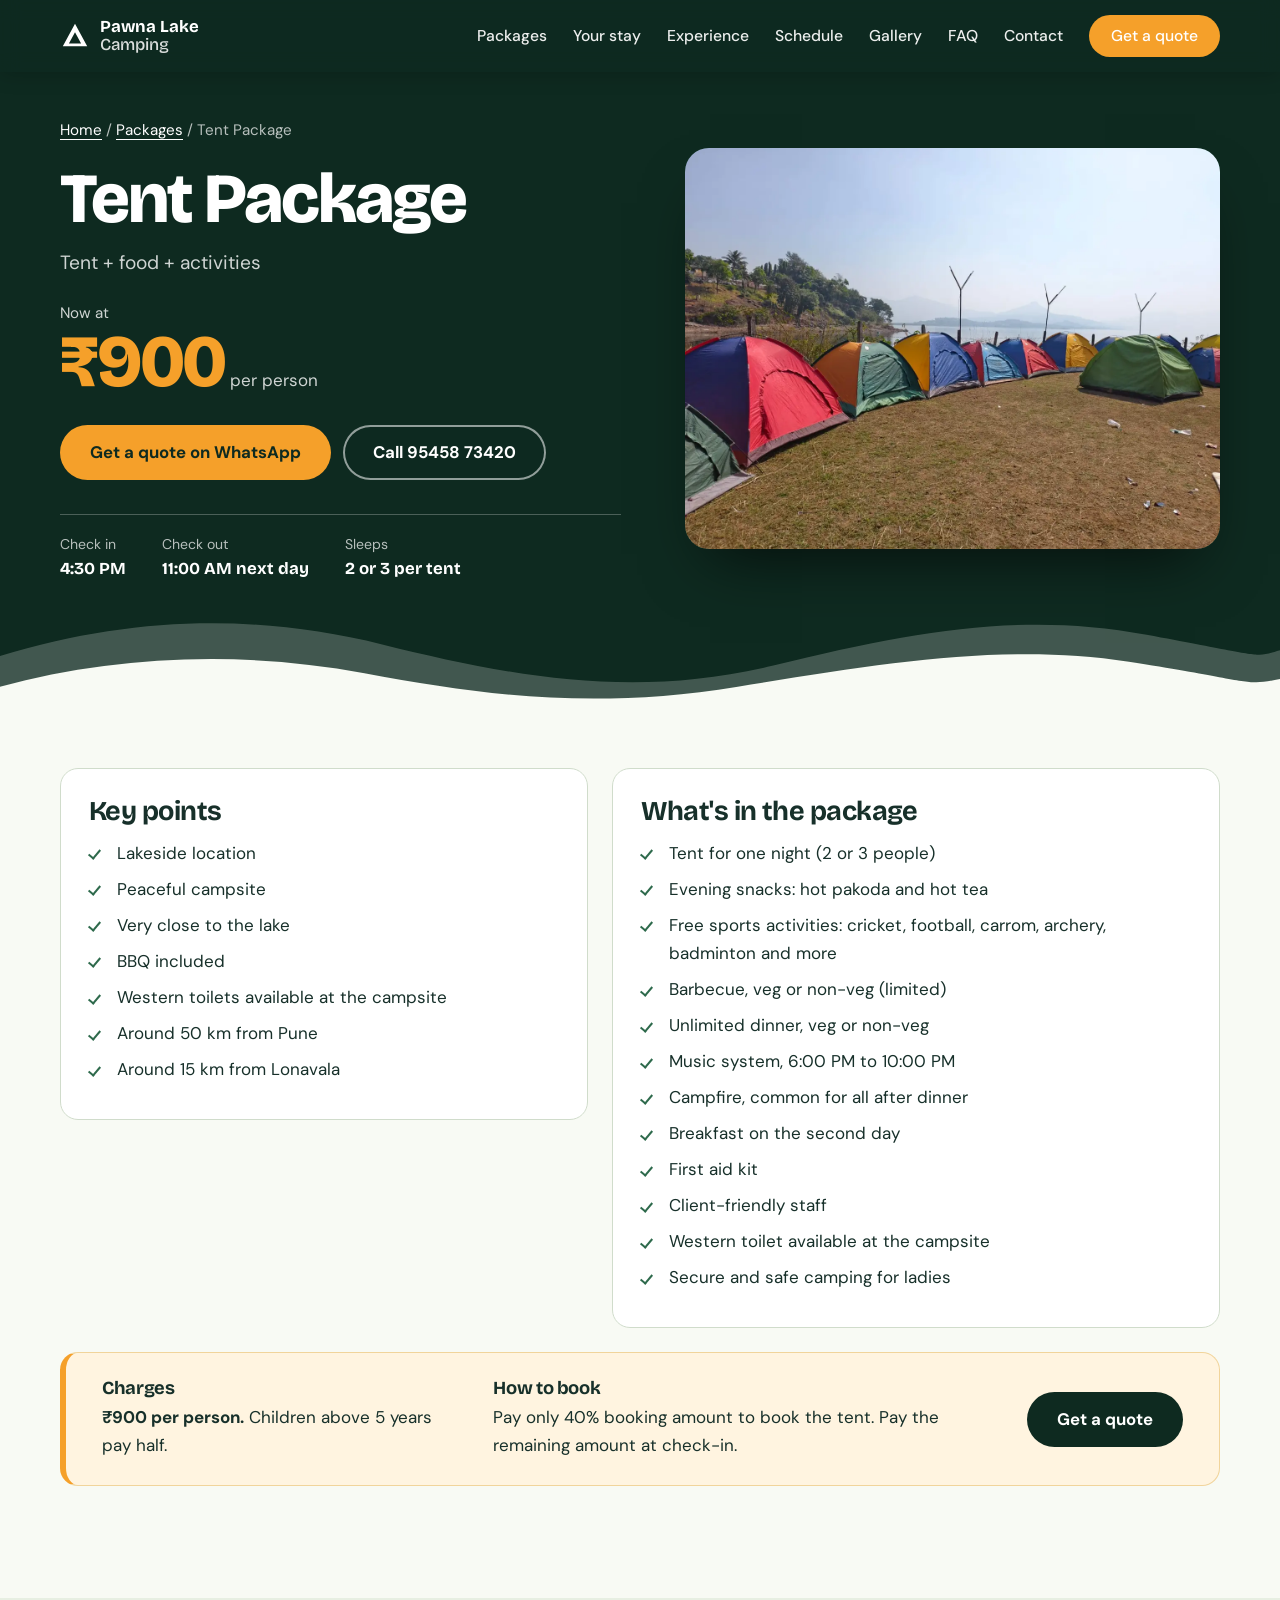
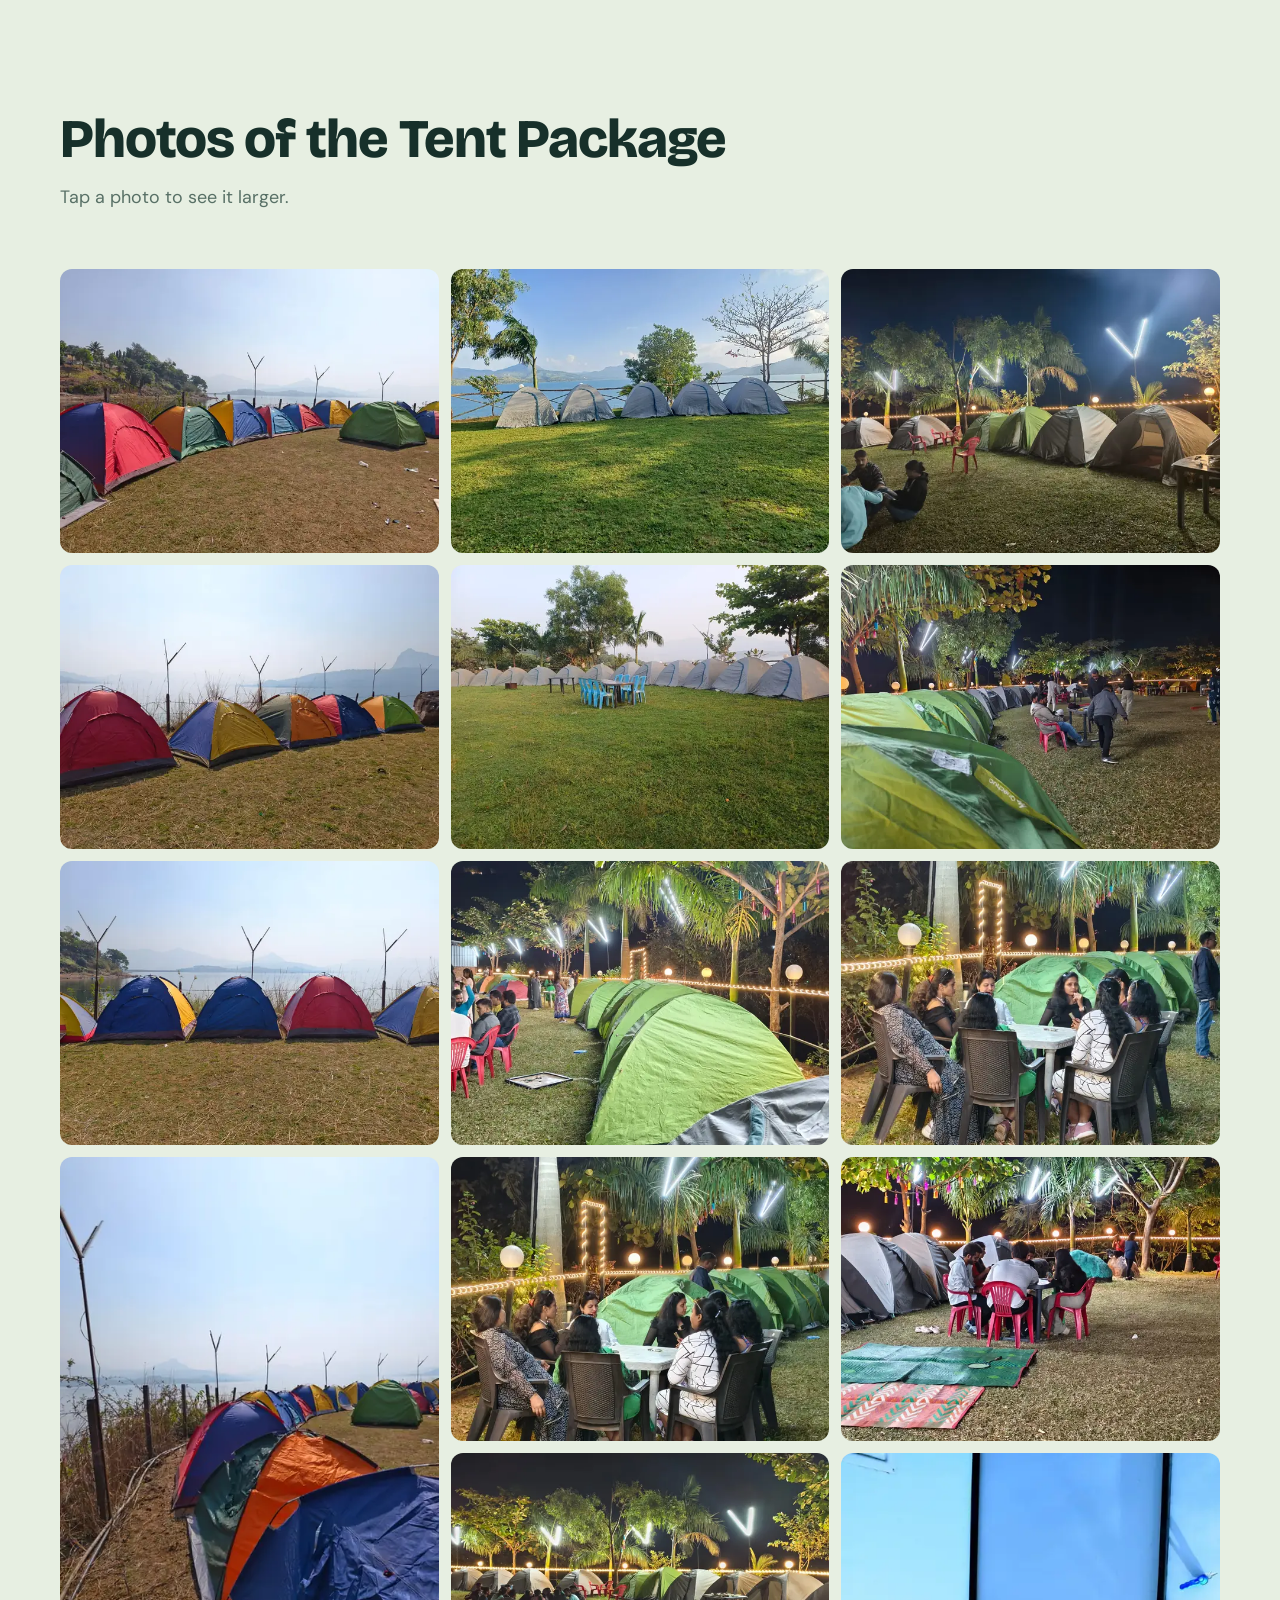
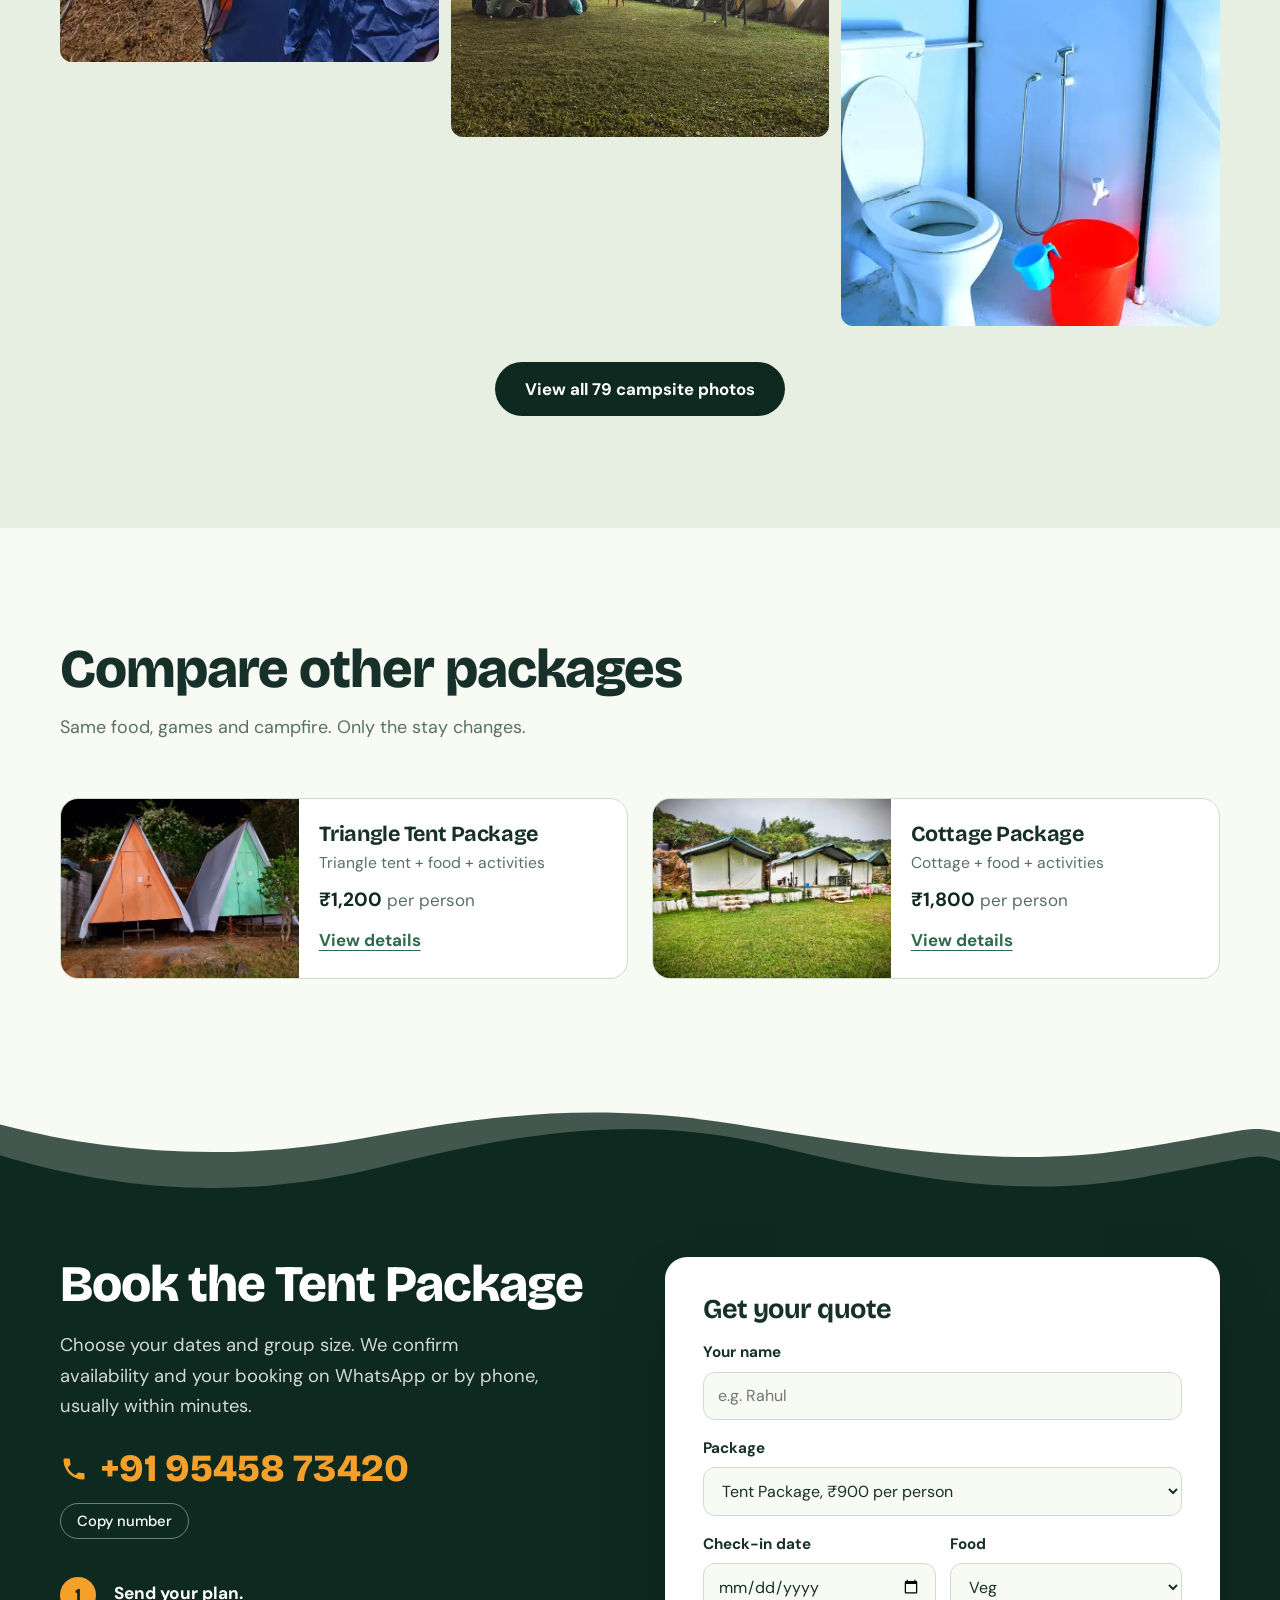
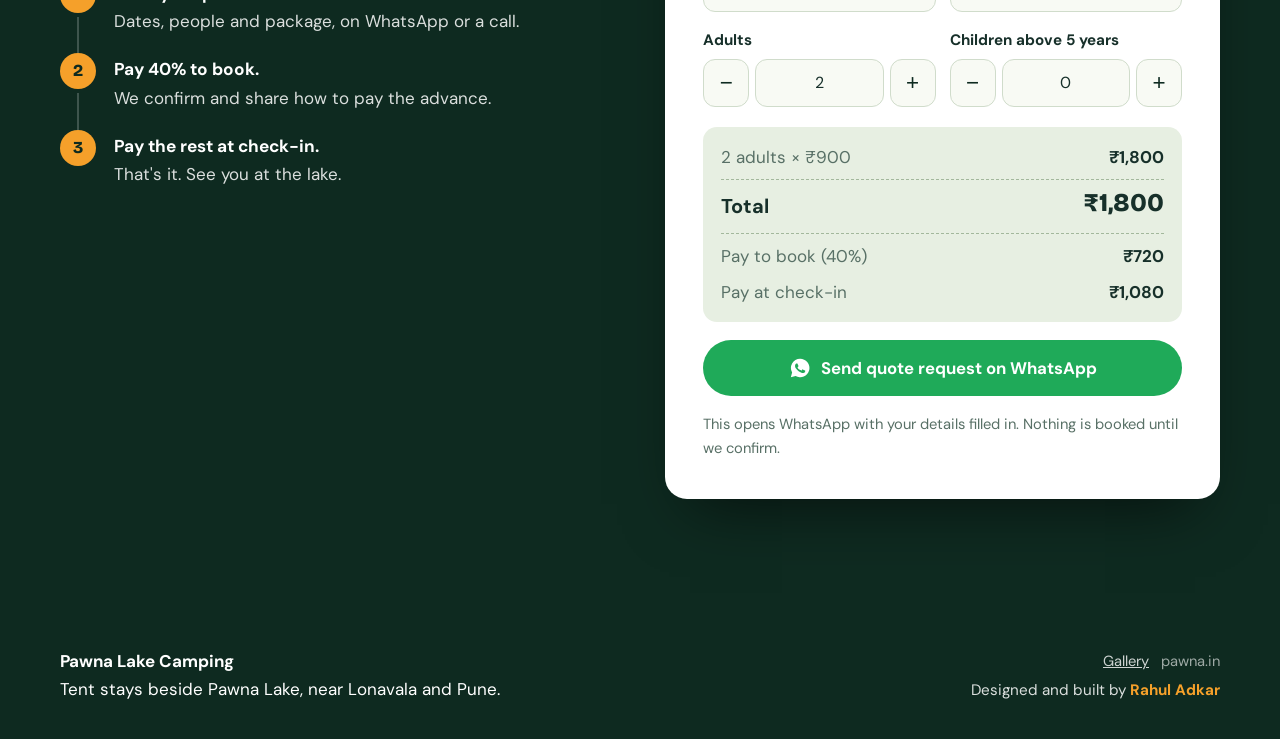
<file: package-tent.html>
<!DOCTYPE html>
<html lang="en">
<head>
  <meta charset="UTF-8">
  <meta name="viewport" content="width=device-width, initial-scale=1">
  <title>Tent Package at Pawna Lake from ₹900 | Pawna Lake Camping</title>
  <meta name="description" content="Tent stay beside Pawna Lake with evening snacks, BBQ, unlimited dinner, campfire and games, from ₹900 per person.">
  <meta name="author" content="Rahul Adkar">
  <meta name="robots" content="index, follow">
  <meta property="og:title" content="Tent Package | Pawna Lake Camping">
  <meta property="og:description" content="Tent stay beside Pawna Lake with evening snacks, BBQ, unlimited dinner, campfire and games, from ₹900 per person.">
  <meta property="og:image" content="images/gallery/full/p055.webp">
  <meta name="theme-color" content="#0e2a20">
  <link rel="icon" href="images/favicon.svg" type="image/svg+xml">
  <link rel="preconnect" href="https://fonts.googleapis.com">
  <link rel="preconnect" href="https://fonts.gstatic.com" crossorigin>
  <link href="https://fonts.googleapis.com/css2?family=Bricolage+Grotesque:opsz,wght@12..96,500;12..96,700;12..96,800&family=DM+Sans:ital,opsz,wght@0,9..40,400;0,9..40,500;0,9..40,700;1,9..40,400&display=swap" rel="stylesheet">
  <link rel="stylesheet" href="css/style.css">
  <script async src="https://www.googletagmanager.com/gtag/js?id=G-0YMN4W8BE6"></script>
  <script>
    window.dataLayer = window.dataLayer || [];
    function gtag(){dataLayer.push(arguments);}
    gtag('js', new Date());
    gtag('config', 'G-0YMN4W8BE6');
  </script>
</head>
<body data-pkg="tent">

<header class="site-header solid" id="top">
  <div class="wrap bar">
    <a class="brand" href="index.html" aria-label="Pawna Lake Camping home">
      <svg viewBox="0 0 32 32" width="30" height="30" aria-hidden="true"><path d="M16 3 3 27h26L16 3Zm0 9 6.5 12h-13L16 12Z" fill="currentColor"/></svg>
      <span>Pawna Lake<br><em>Camping</em></span>
    </a>

    <button class="nav-toggle" aria-expanded="false" aria-controls="nav" aria-label="Open menu">
      <span></span><span></span><span></span>
    </button>

    <nav id="nav" class="nav">
      <a href="index.html#packages">Packages</a>
      <a href="index.html#stay">Your stay</a>
      <a href="index.html#experience">Experience</a>
      <a href="index.html#schedule">Schedule</a>
      <a href="gallery.html">Gallery</a>
      <a href="index.html#faq">FAQ</a>
      <a href="index.html#contact">Contact</a>
      <a class="btn btn-amber nav-cta" href="#book">Get a quote</a>
    </nav>
  </div>
</header>

<main>
<!-- HERO -->
<section class="pkg-hero">
  <div class="wrap pkg-hero-grid">
    <div class="pkg-hero-text">
      <nav class="crumbs" aria-label="Breadcrumb"><a href="index.html">Home</a> / <a href="index.html#packages">Packages</a> / Tent Package</nav>
      <h1>Tent Package</h1>
      <p class="pkg-lead">Tent + food + activities</p>
      <p class="price-big"><small>Now at</small> <span>₹900</span> per person</p>
      <div class="hero-actions">
        <a class="btn btn-amber btn-lg" href="#book">Get a quote on WhatsApp</a>
        <a class="btn btn-ghost btn-lg" data-call href="tel:+919545873420">Call 95458 73420</a>
      </div>
      <dl class="mini-facts">
        <div><dt>Check in</dt><dd>4:30 PM</dd></div>
        <div><dt>Check out</dt><dd>11:00 AM next day</dd></div>
        <div><dt>Sleeps</dt><dd>2 or 3 per tent</dd></div>
      </dl>
    </div>
    <div class="pkg-hero-img"><img src="images/gallery/full/p055.webp" width="1280" height="960" alt="Colourful dome tents in a row above Pawna Lake" fetchpriority="high"></div>
  </div>
  <svg class="ridge" style="--ridge: var(--paper)" viewBox="0 0 1440 120" preserveAspectRatio="none" aria-hidden="true"><path class="back" d="M0 120V52C150 10 290 8 430 40S710 98 870 62 1150 6 1290 30 1410 54 1440 46V120Z"/><path d="M0 120V84C130 52 270 46 410 70S670 108 830 84 1130 38 1270 58 1400 84 1440 76V120Z"/></svg>
</section>

<!-- DETAILS -->
<section class="section pkg-info">
  <div class="wrap info-grid">
    <div class="card">
      <h2>Key points</h2>
      <ul class="ticks"><li>Lakeside location</li><li>Peaceful campsite</li><li>Very close to the lake</li><li>BBQ included</li><li>Western toilets available at the campsite</li><li>Around 50 km from Pune</li><li>Around 15 km from Lonavala</li></ul>
    </div>
    <div class="card">
      <h2>What's in the package</h2>
      <ul class="ticks"><li>Tent for one night (2 or 3 people)</li><li>Evening snacks: hot pakoda and hot tea</li><li>Free sports activities: cricket, football, carrom, archery, badminton and more</li><li>Barbecue, veg or non-veg (limited)</li><li>Unlimited dinner, veg or non-veg</li><li>Music system, 6:00 PM to 10:00 PM</li><li>Campfire, common for all after dinner</li><li>Breakfast on the second day</li><li>First aid kit</li><li>Client-friendly staff</li><li>Western toilet available at the campsite</li><li>Secure and safe camping for ladies</li></ul>
    </div>
  </div>

  <div class="wrap">
    <div class="terms">
      <div>
        <h3>Charges</h3>
        <p><strong>₹900 per person.</strong> Children above 5 years pay half.</p>
      </div>
      <div>
        <h3>How to book</h3>
        <p>Pay only 40% booking amount to book the tent. Pay the remaining amount at check-in.</p>
      </div>
      <a class="btn btn-dark btn-lg" href="#book">Get a quote</a>
    </div>
  </div>
</section>

<!-- PHOTOS -->
<section class="section pkg-photos" id="photos">
  <div class="wrap">
    <header class="section-head">
      <h2>Photos of the Tent Package</h2>
      <p>Tap a photo to see it larger.</p>
    </header>
    <div class="g-grid" id="galleryGrid">
        <figure class="g-item" data-cat="tent" data-label="Tent Package" data-full="images/gallery/full/p055.webp"><button type="button" aria-label="Open photo"><img src="images/gallery/thumb/p055.webp" width="640" height="480" alt="Dome tents at Pawna Lake Camping" loading="lazy" decoding="async"></button></figure>
        <figure class="g-item" data-cat="tent" data-label="Tent Package" data-full="images/gallery/full/p050.webp"><button type="button" aria-label="Open photo"><img src="images/gallery/thumb/p050.webp" width="640" height="480" alt="Dome tents at Pawna Lake Camping" loading="lazy" decoding="async"></button></figure>
        <figure class="g-item" data-cat="tent" data-label="Tent Package" data-full="images/gallery/full/p052.webp"><button type="button" aria-label="Open photo"><img src="images/gallery/thumb/p052.webp" width="640" height="480" alt="Dome tents at Pawna Lake Camping" loading="lazy" decoding="async"></button></figure>
        <figure class="g-item" data-cat="tent" data-label="Tent Package" data-full="images/gallery/full/p051.webp"><button type="button" aria-label="Open photo"><img src="images/gallery/thumb/p051.webp" width="480" height="640" alt="Dome tents at Pawna Lake Camping" loading="lazy" decoding="async"></button></figure>
        <figure class="g-item" data-cat="tent" data-label="Tent Package" data-full="images/gallery/full/p020.webp"><button type="button" aria-label="Open photo"><img src="images/gallery/thumb/p020.webp" width="640" height="480" alt="Dome tents at Pawna Lake Camping" loading="lazy" decoding="async"></button></figure>
        <figure class="g-item" data-cat="tent" data-label="Tent Package" data-full="images/gallery/full/p019.webp"><button type="button" aria-label="Open photo"><img src="images/gallery/thumb/p019.webp" width="640" height="480" alt="Dome tents at Pawna Lake Camping" loading="lazy" decoding="async"></button></figure>
        <figure class="g-item" data-cat="tent" data-label="Tent Package" data-full="images/gallery/full/p059.webp"><button type="button" aria-label="Open photo"><img src="images/gallery/thumb/p059.webp" width="640" height="480" alt="Dome tents at Pawna Lake Camping" loading="lazy" decoding="async"></button></figure>
        <figure class="g-item" data-cat="tent" data-label="Tent Package" data-full="images/gallery/full/p058.webp"><button type="button" aria-label="Open photo"><img src="images/gallery/thumb/p058.webp" width="640" height="480" alt="Dome tents at Pawna Lake Camping" loading="lazy" decoding="async"></button></figure>
        <figure class="g-item" data-cat="tent" data-label="Tent Package" data-full="images/gallery/full/p088.webp"><button type="button" aria-label="Open photo"><img src="images/gallery/thumb/p088.webp" width="640" height="480" alt="Dome tents at Pawna Lake Camping" loading="lazy" decoding="async"></button></figure>
        <figure class="g-item" data-cat="tent" data-label="Tent Package" data-full="images/gallery/full/p089.webp"><button type="button" aria-label="Open photo"><img src="images/gallery/thumb/p089.webp" width="640" height="480" alt="Dome tents at Pawna Lake Camping" loading="lazy" decoding="async"></button></figure>
        <figure class="g-item" data-cat="tent" data-label="Tent Package" data-full="images/gallery/full/p081.webp"><button type="button" aria-label="Open photo"><img src="images/gallery/thumb/p081.webp" width="640" height="480" alt="Dome tents at Pawna Lake Camping" loading="lazy" decoding="async"></button></figure>
        <figure class="g-item" data-cat="tent" data-label="Tent Package" data-full="images/gallery/full/p054.webp"><button type="button" aria-label="Open photo"><img src="images/gallery/thumb/p054.webp" width="640" height="480" alt="Dome tents at Pawna Lake Camping" loading="lazy" decoding="async"></button></figure>
        <figure class="g-item" data-cat="tent" data-label="Tent Package" data-full="images/gallery/full/p064.webp"><button type="button" aria-label="Open photo"><img src="images/gallery/thumb/p064.webp" width="640" height="480" alt="Dome tents at Pawna Lake Camping" loading="lazy" decoding="async"></button></figure>
        <figure class="g-item" data-cat="tent" data-label="Tent Package" data-full="images/gallery/full/p030.webp"><button type="button" aria-label="Open photo"><img src="images/gallery/thumb/p030.webp" width="512" height="640" alt="Dome tents at Pawna Lake Camping" loading="lazy" decoding="async"></button></figure>
    </div>
    <p class="center"><a class="btn btn-dark btn-lg" href="gallery.html">View all 79 campsite photos</a></p>
  </div>
</section>

<!-- OTHER PACKAGES -->
<section class="section others">
  <div class="wrap">
    <header class="section-head">
      <h2>Compare other packages</h2>
      <p>Same food, games and campfire. Only the stay changes.</p>
    </header>
    <div class="other-grid">
      <a class="other-card" href="package-triangle.html"><img src="images/pkg-triangle.webp" width="1000" height="750" alt="" loading="lazy"><div><h3>Triangle Tent Package</h3><p class="pkg-sub">Triangle tent + food + activities</p><p class="price-sm"><strong>₹1,200</strong> per person</p><span class="more">View details</span></div></a>
      <a class="other-card" href="package-cottage.html"><img src="images/pkg-cottage.webp" width="1000" height="750" alt="" loading="lazy"><div><h3>Cottage Package</h3><p class="pkg-sub">Cottage + food + activities</p><p class="price-sm"><strong>₹1,800</strong> per person</p><span class="more">View details</span></div></a>
    </div>
  </div>
</section>

<!-- BOOKING -->
<section class="section dark book" id="book">
  <svg class="ridge ridge-top" style="--ridge: var(--paper)" viewBox="0 0 1440 120" preserveAspectRatio="none" aria-hidden="true"><path class="back" d="M0 120V52C150 10 290 8 430 40S710 98 870 62 1150 6 1290 30 1410 54 1440 46V120Z"/><path d="M0 120V84C130 52 270 46 410 70S670 108 830 84 1130 38 1270 58 1400 84 1440 76V120Z"/></svg>
  <div class="wrap book-grid">
    <div class="book-info">
      <h2>Book the Tent Package</h2>
      <p class="lead">Choose your dates and group size. We confirm availability and your booking on WhatsApp or by phone, usually within minutes.</p>

      <a class="bignum" data-call href="tel:+919545873420">
        <svg viewBox="0 0 24 24" width="28" height="28" aria-hidden="true"><path fill="currentColor" d="M6.6 10.8a15.1 15.1 0 0 0 6.6 6.6l2.2-2.2a1 1 0 0 1 1-.25c1.1.37 2.3.57 3.6.57a1 1 0 0 1 1 1V20a1 1 0 0 1-1 1A17 17 0 0 1 3 4a1 1 0 0 1 1-1h3.5a1 1 0 0 1 1 1c0 1.25.2 2.45.57 3.6a1 1 0 0 1-.25 1L6.6 10.8Z"/></svg>
        +91 95458 73420
      </a>
      <button type="button" class="copy" id="copyNum">Copy number</button>

      <ol class="steps">
        <li><strong>Send your plan.</strong> Dates, people and package, on WhatsApp or a call.</li>
        <li><strong>Pay 40% to book.</strong> We confirm and share how to pay the advance.</li>
        <li><strong>Pay the rest at check-in.</strong> That's it. See you at the lake.</li>
      </ol>
    </div>
    <form class="quote" id="quoteForm" novalidate>
      <h3>Get your quote</h3>

      <label>Your name
        <input type="text" name="name" autocomplete="name" placeholder="e.g. Rahul" required>
      </label>

      <label>Package
        <select name="pkg" id="pkg">
          <option value="tent">Tent Package, ₹900 per person</option>
          <option value="triangle">Triangle Tent Package, ₹1,200 per person</option>
          <option value="cottage">Cottage Package, ₹1,800 per person</option>
        </select>
      </label>

      <div class="row2">
        <label>Check-in date
          <input type="date" name="date" id="date" required>
        </label>
        <label>Food
          <select name="food">
            <option>Veg</option>
            <option>Non-veg</option>
            <option>Mix of both</option>
          </select>
        </label>
      </div>

      <div class="row2">
        <label>Adults
          <div class="stepper">
            <button type="button" data-step="-1" data-for="adults" aria-label="One less adult">−</button>
            <input type="number" id="adults" name="adults" value="2" min="1" max="100" inputmode="numeric">
            <button type="button" data-step="1" data-for="adults" aria-label="One more adult">+</button>
          </div>
        </label>
        <label>Children above 5 years
          <div class="stepper">
            <button type="button" data-step="-1" data-for="kids" aria-label="One less child">−</button>
            <input type="number" id="kids" name="kids" value="0" min="0" max="100" inputmode="numeric">
            <button type="button" data-step="1" data-for="kids" aria-label="One more child">+</button>
          </div>
        </label>
      </div>

      <dl class="summary" aria-live="polite">
        <div><dt id="sumAdults">2 adults × ₹900</dt><dd id="sumAdultsAmt">₹1,800</dd></div>
        <div id="kidsRow" hidden><dt id="sumKids"></dt><dd id="sumKidsAmt"></dd></div>
        <div class="total"><dt>Total</dt><dd id="sumTotal">₹1,800</dd></div>
        <div><dt>Pay to book (40%)</dt><dd id="sumAdv">₹720</dd></div>
        <div><dt>Pay at check-in</dt><dd id="sumBal">₹1,080</dd></div>
      </dl>

      <p class="form-error" id="formError" role="alert" hidden></p>

      <button type="submit" class="btn btn-wa btn-lg btn-block">
        <svg viewBox="0 0 24 24" width="22" height="22" aria-hidden="true"><path fill="currentColor" d="M12 2a10 10 0 0 0-8.6 15L2 22l5.2-1.4A10 10 0 1 0 12 2Zm5.8 14.1c-.25.7-1.4 1.3-1.95 1.35-.5.05-1.1.07-1.8-.12a16 16 0 0 1-1.6-.6c-2.8-1.2-4.6-4-4.75-4.2-.14-.2-1.1-1.5-1.1-2.8s.7-2 .95-2.3c.25-.25.55-.32.75-.32h.5c.16 0 .38-.06.6.46.22.55.77 1.9.84 2.05.07.14.1.3.02.48-.1.18-.14.3-.28.46l-.42.48c-.14.14-.28.3-.12.57.16.28.7 1.15 1.5 1.86 1.04.92 1.9 1.2 2.18 1.34.28.14.44.12.6-.07.16-.2.7-.8.88-1.08.18-.27.37-.22.62-.13.25.1 1.6.76 1.88.9.27.14.46.2.52.32.07.1.07.66-.18 1.35Z"/></svg>
        Send quote request on WhatsApp
      </button>
      <p class="fine">This opens WhatsApp with your details filled in. Nothing is booked until we confirm.</p>
    </form>
  </div>
</section>
</main>

<footer class="site-footer">
  <div class="wrap foot">
    <p><strong>Pawna Lake Camping</strong><br>Tent stays beside Pawna Lake, near Lonavala and Pune.</p>
    <div class="foot-right"><div class="foot-right"><p class="fine"><a href="gallery.html">Gallery</a> &nbsp; pawna.in</p><p class="credit">Designed and built by <strong>Rahul Adkar</strong></p></div></div>
  </div>
</footer>

<div class="mobile-bar">
  <a data-call href="tel:+919545873420">Call</a>
  <a class="wa" data-wa href="#book">WhatsApp</a>
</div>

<dialog id="lightbox" aria-label="Photo viewer">
  <button type="button" class="lb-close" aria-label="Close">×</button>
  <button type="button" class="lb-prev" aria-label="Previous photo">‹</button>
  <img id="lbImg" alt="">
  <button type="button" class="lb-next" aria-label="Next photo">›</button>
  <p class="lb-cap" id="lbCap"></p>
</dialog>

<script src="js/main.js"></script>
<script src="js/gallery.js"></script>
</body>
</html>
</file>
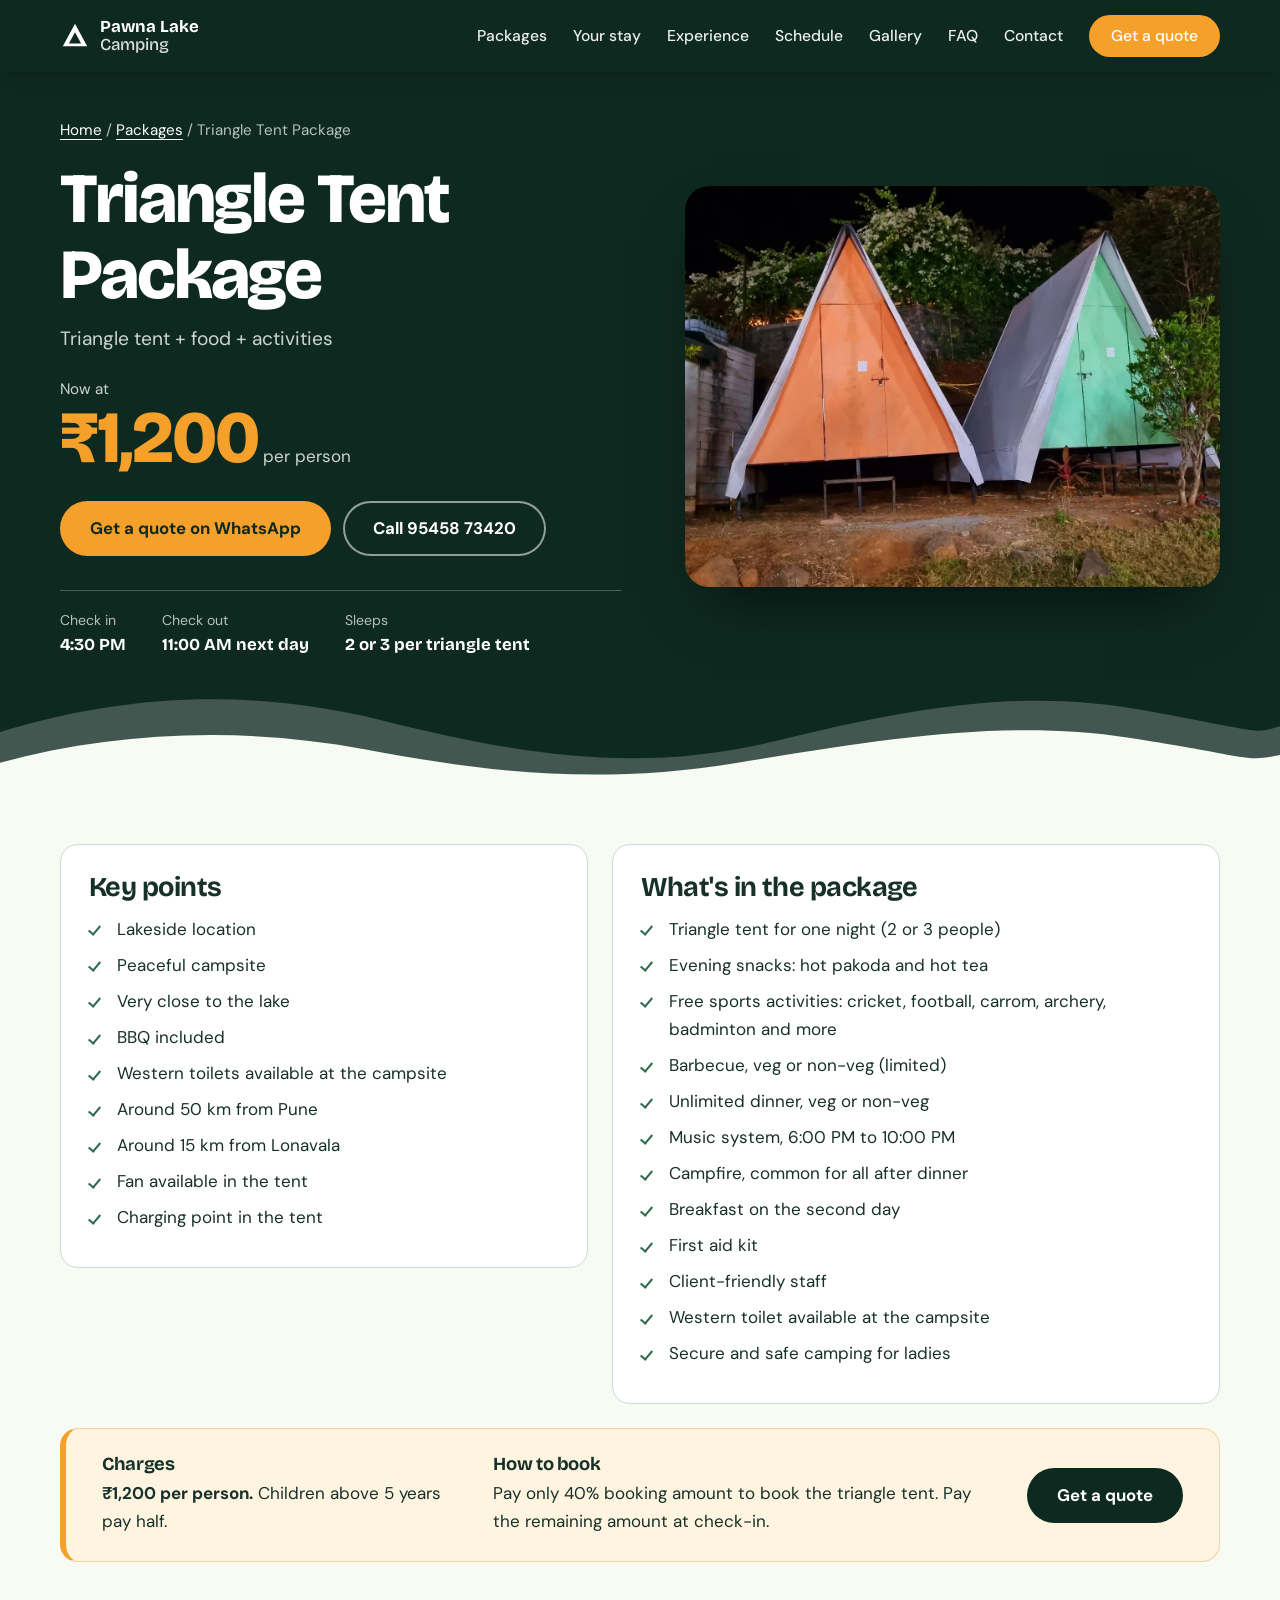
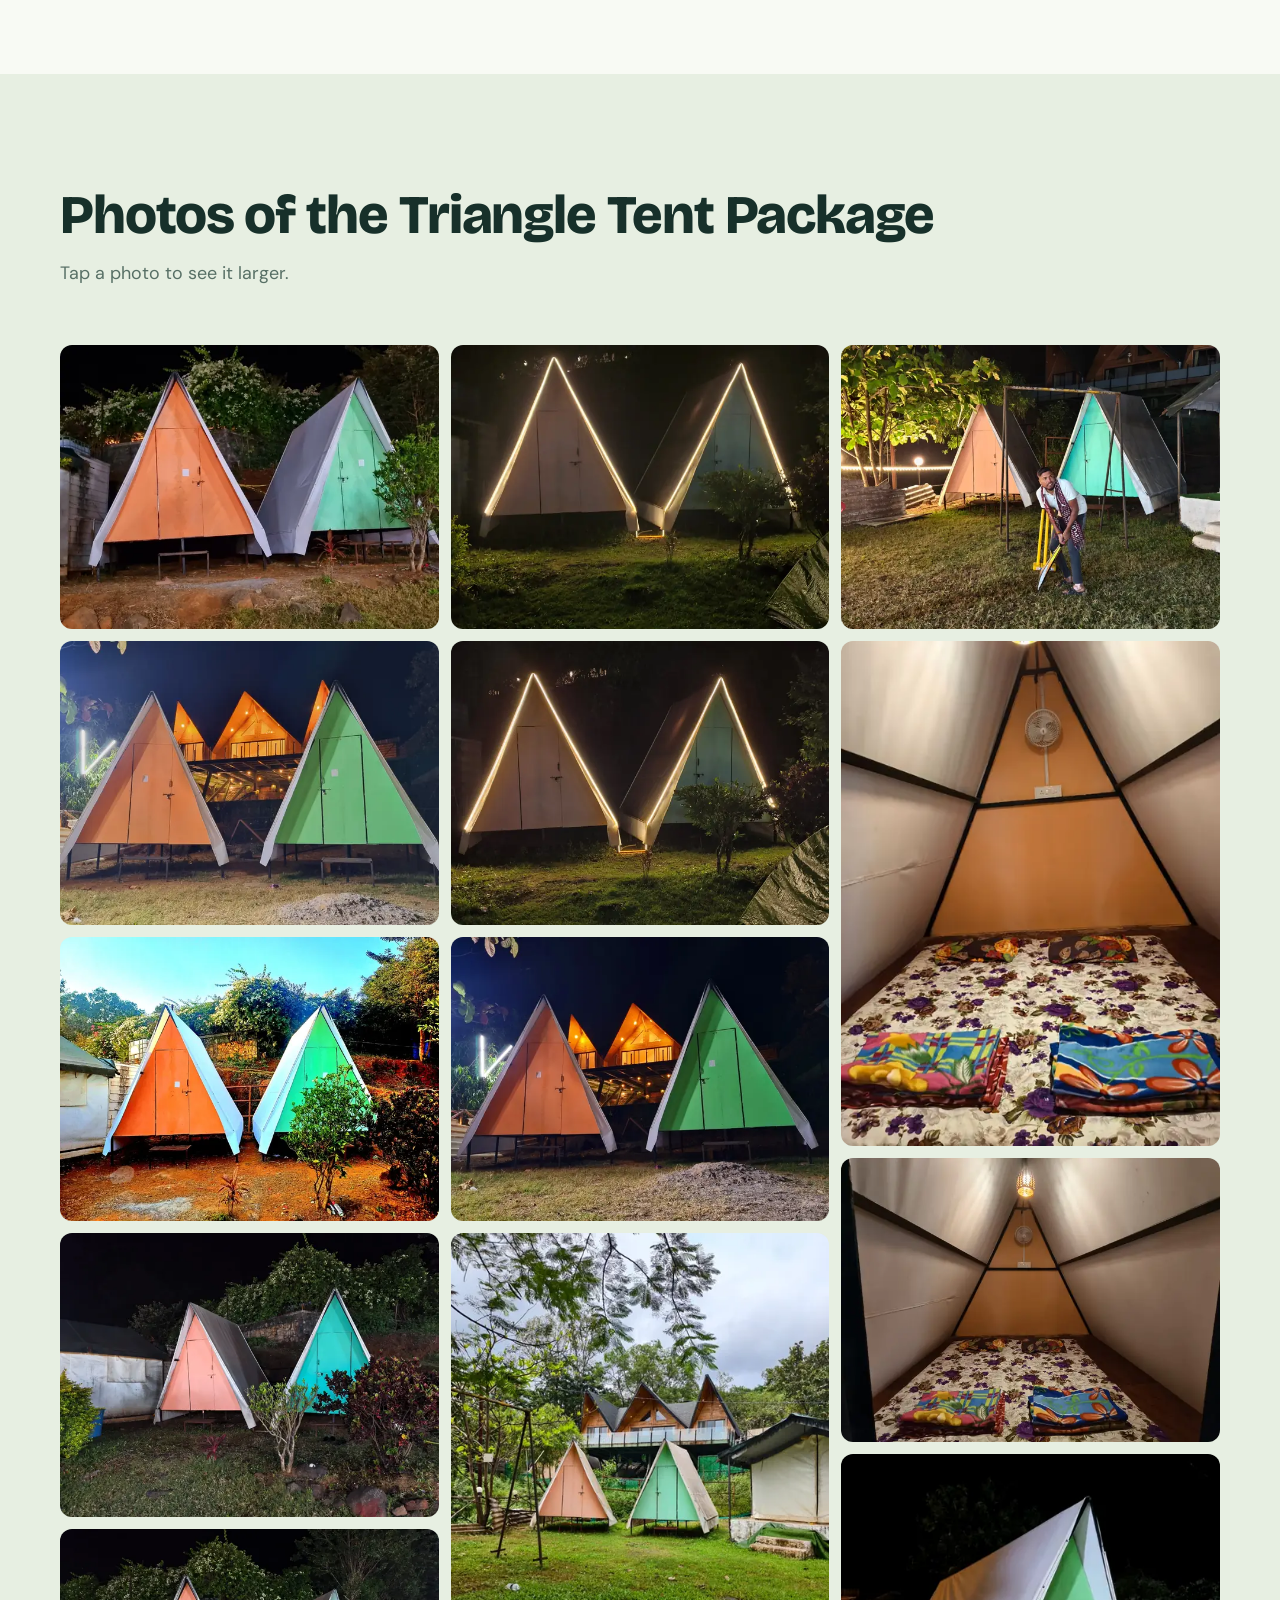
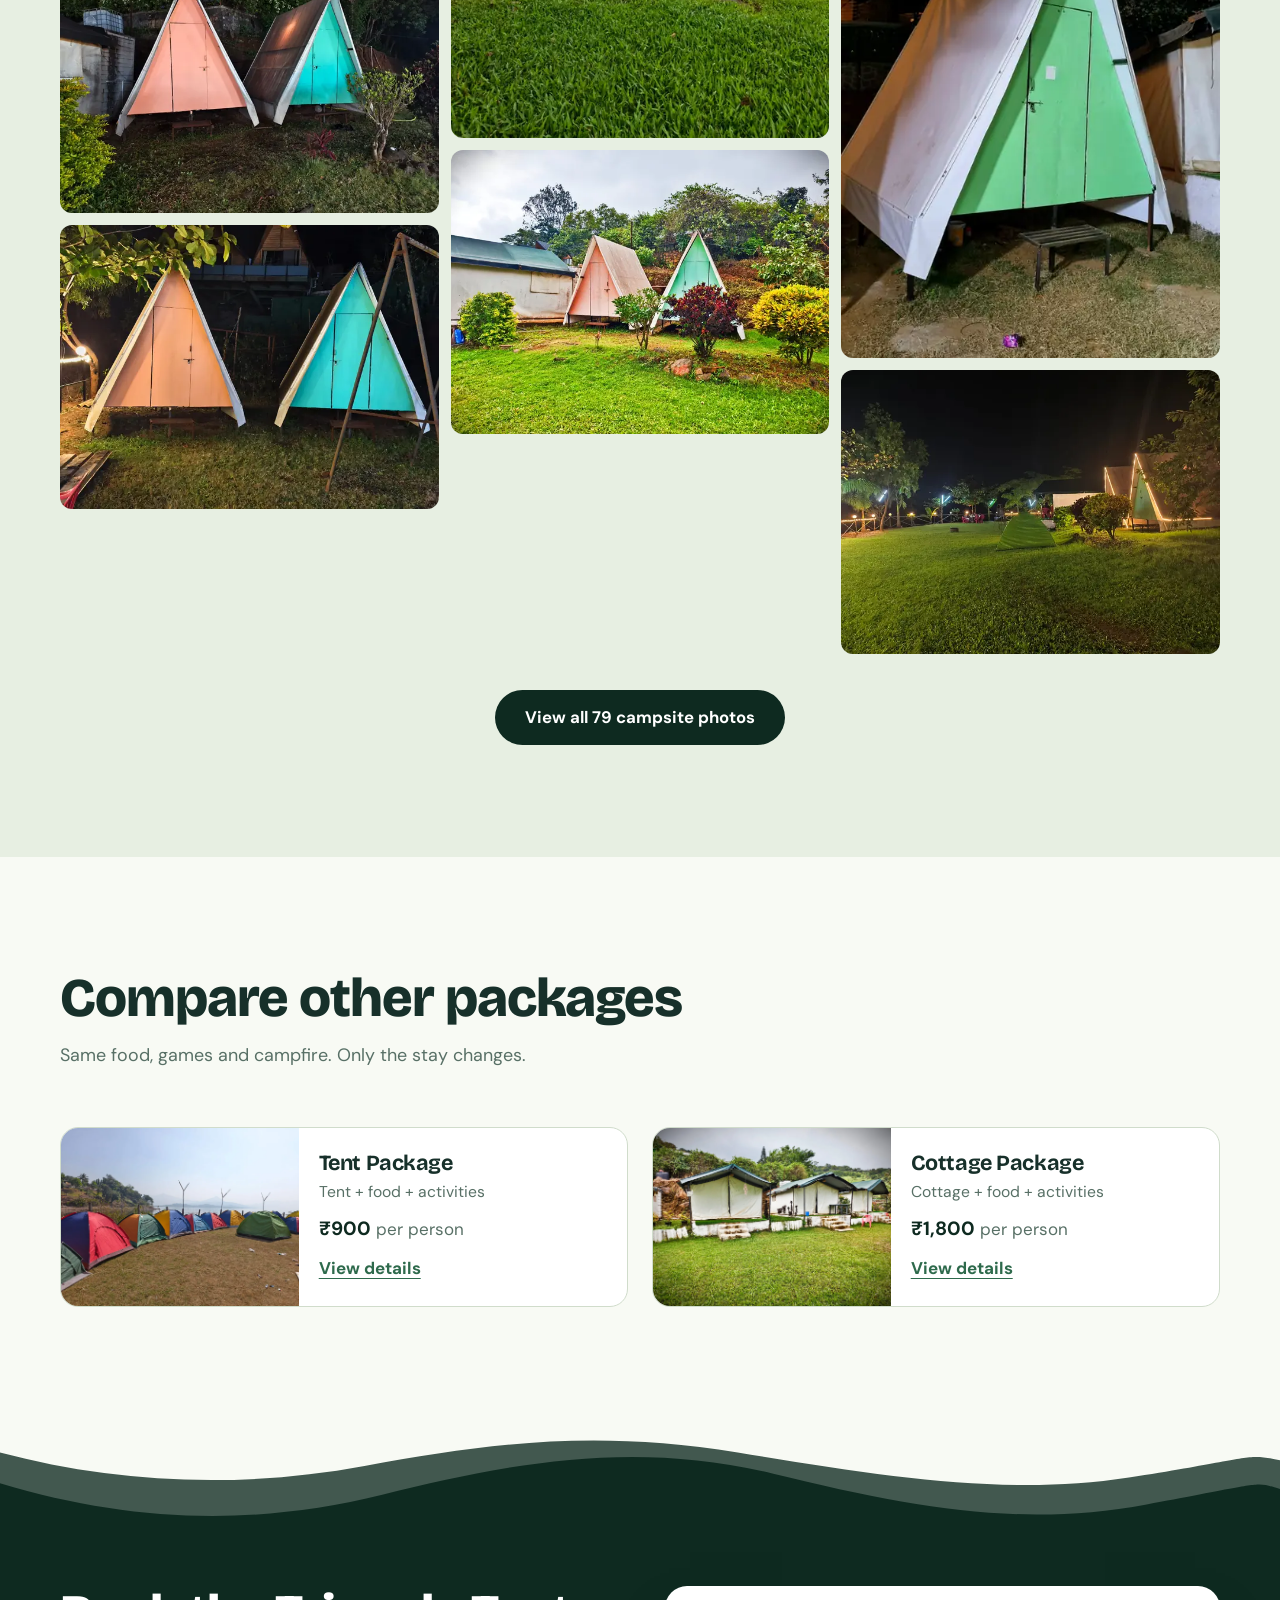
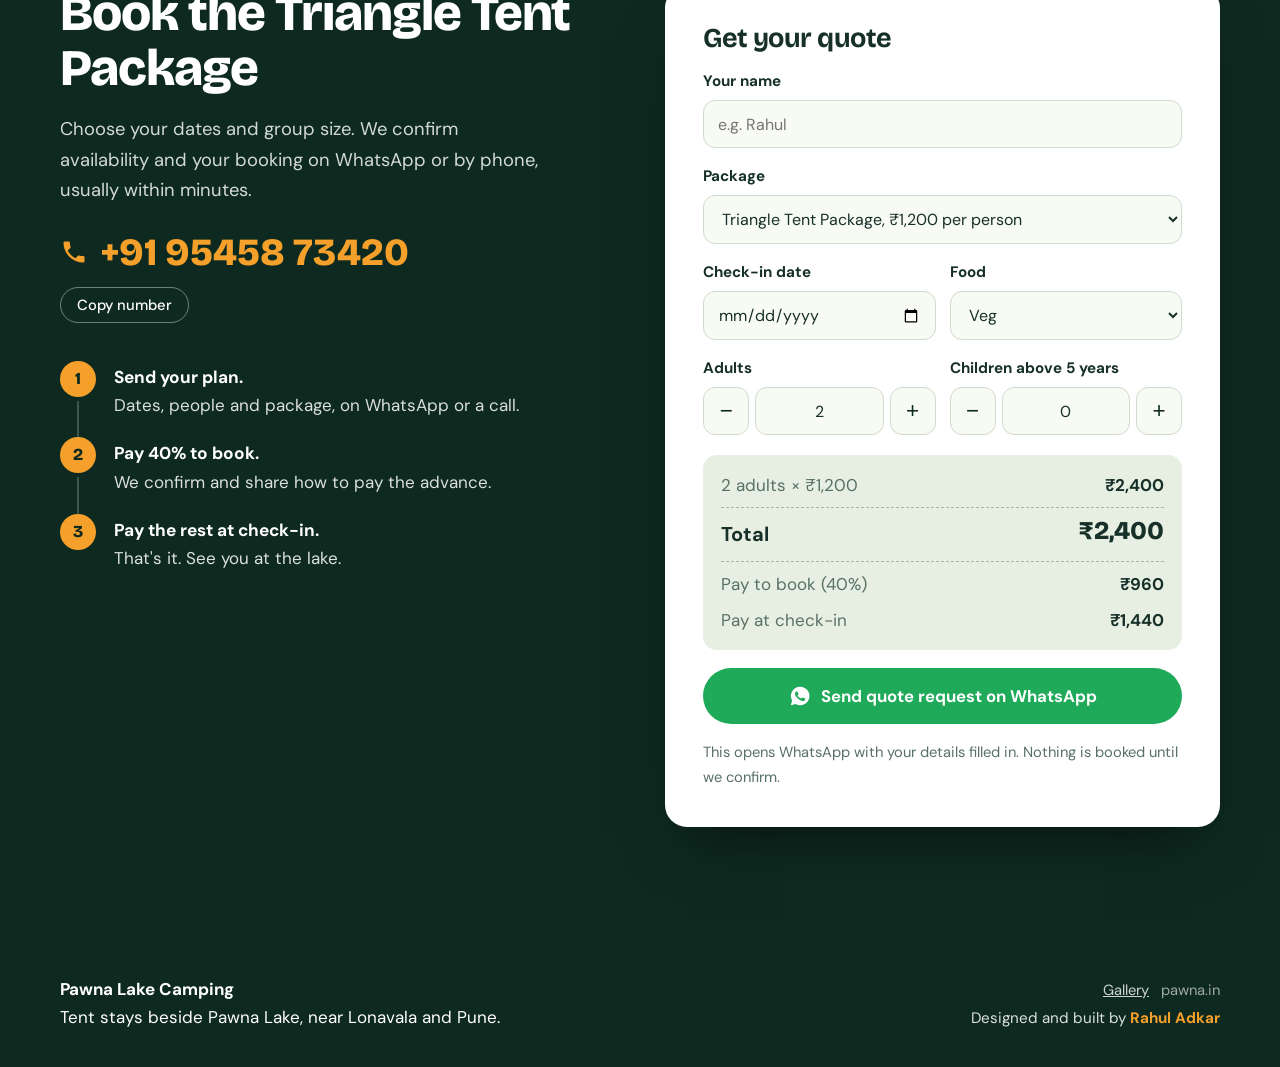
<file: package-triangle.html>
<!DOCTYPE html>
<html lang="en">
<head>
  <meta charset="UTF-8">
  <meta name="viewport" content="width=device-width, initial-scale=1">
  <title>Triangle Tent Package at Pawna Lake from ₹1,200 | Pawna Lake Camping</title>
  <meta name="description" content="Triangle tent stay with a fan and charging point, plus snacks, BBQ, unlimited dinner, campfire and games, from ₹1,200 per person.">
  <meta name="author" content="Rahul Adkar">
  <meta name="robots" content="index, follow">
  <meta property="og:title" content="Triangle Tent Package | Pawna Lake Camping">
  <meta property="og:description" content="Triangle tent stay with a fan and charging point, plus snacks, BBQ, unlimited dinner, campfire and games, from ₹1,200 per person.">
  <meta property="og:image" content="images/gallery/full/p004.webp">
  <meta name="theme-color" content="#0e2a20">
  <link rel="icon" href="images/favicon.svg" type="image/svg+xml">
  <link rel="preconnect" href="https://fonts.googleapis.com">
  <link rel="preconnect" href="https://fonts.gstatic.com" crossorigin>
  <link href="https://fonts.googleapis.com/css2?family=Bricolage+Grotesque:opsz,wght@12..96,500;12..96,700;12..96,800&family=DM+Sans:ital,opsz,wght@0,9..40,400;0,9..40,500;0,9..40,700;1,9..40,400&display=swap" rel="stylesheet">
  <link rel="stylesheet" href="css/style.css">
  <script async src="https://www.googletagmanager.com/gtag/js?id=G-0YMN4W8BE6"></script>
  <script>
    window.dataLayer = window.dataLayer || [];
    function gtag(){dataLayer.push(arguments);}
    gtag('js', new Date());
    gtag('config', 'G-0YMN4W8BE6');
  </script>
</head>
<body data-pkg="triangle">

<header class="site-header solid" id="top">
  <div class="wrap bar">
    <a class="brand" href="index.html" aria-label="Pawna Lake Camping home">
      <svg viewBox="0 0 32 32" width="30" height="30" aria-hidden="true"><path d="M16 3 3 27h26L16 3Zm0 9 6.5 12h-13L16 12Z" fill="currentColor"/></svg>
      <span>Pawna Lake<br><em>Camping</em></span>
    </a>

    <button class="nav-toggle" aria-expanded="false" aria-controls="nav" aria-label="Open menu">
      <span></span><span></span><span></span>
    </button>

    <nav id="nav" class="nav">
      <a href="index.html#packages">Packages</a>
      <a href="index.html#stay">Your stay</a>
      <a href="index.html#experience">Experience</a>
      <a href="index.html#schedule">Schedule</a>
      <a href="gallery.html">Gallery</a>
      <a href="index.html#faq">FAQ</a>
      <a href="index.html#contact">Contact</a>
      <a class="btn btn-amber nav-cta" href="#book">Get a quote</a>
    </nav>
  </div>
</header>

<main>
<!-- HERO -->
<section class="pkg-hero">
  <div class="wrap pkg-hero-grid">
    <div class="pkg-hero-text">
      <nav class="crumbs" aria-label="Breadcrumb"><a href="index.html">Home</a> / <a href="index.html#packages">Packages</a> / Triangle Tent Package</nav>
      <h1>Triangle Tent Package</h1>
      <p class="pkg-lead">Triangle tent + food + activities</p>
      <p class="price-big"><small>Now at</small> <span>₹1,200</span> per person</p>
      <div class="hero-actions">
        <a class="btn btn-amber btn-lg" href="#book">Get a quote on WhatsApp</a>
        <a class="btn btn-ghost btn-lg" data-call href="tel:+919545873420">Call 95458 73420</a>
      </div>
      <dl class="mini-facts">
        <div><dt>Check in</dt><dd>4:30 PM</dd></div>
        <div><dt>Check out</dt><dd>11:00 AM next day</dd></div>
        <div><dt>Sleeps</dt><dd>2 or 3 per triangle tent</dd></div>
      </dl>
    </div>
    <div class="pkg-hero-img"><img src="images/gallery/full/p004.webp" width="1280" height="960" alt="Orange and green triangle tents at the campsite in the evening" fetchpriority="high"></div>
  </div>
  <svg class="ridge" style="--ridge: var(--paper)" viewBox="0 0 1440 120" preserveAspectRatio="none" aria-hidden="true"><path class="back" d="M0 120V52C150 10 290 8 430 40S710 98 870 62 1150 6 1290 30 1410 54 1440 46V120Z"/><path d="M0 120V84C130 52 270 46 410 70S670 108 830 84 1130 38 1270 58 1400 84 1440 76V120Z"/></svg>
</section>

<!-- DETAILS -->
<section class="section pkg-info">
  <div class="wrap info-grid">
    <div class="card">
      <h2>Key points</h2>
      <ul class="ticks"><li>Lakeside location</li><li>Peaceful campsite</li><li>Very close to the lake</li><li>BBQ included</li><li>Western toilets available at the campsite</li><li>Around 50 km from Pune</li><li>Around 15 km from Lonavala</li><li>Fan available in the tent</li><li>Charging point in the tent</li></ul>
    </div>
    <div class="card">
      <h2>What's in the package</h2>
      <ul class="ticks"><li>Triangle tent for one night (2 or 3 people)</li><li>Evening snacks: hot pakoda and hot tea</li><li>Free sports activities: cricket, football, carrom, archery, badminton and more</li><li>Barbecue, veg or non-veg (limited)</li><li>Unlimited dinner, veg or non-veg</li><li>Music system, 6:00 PM to 10:00 PM</li><li>Campfire, common for all after dinner</li><li>Breakfast on the second day</li><li>First aid kit</li><li>Client-friendly staff</li><li>Western toilet available at the campsite</li><li>Secure and safe camping for ladies</li></ul>
    </div>
  </div>

  <div class="wrap">
    <div class="terms">
      <div>
        <h3>Charges</h3>
        <p><strong>₹1,200 per person.</strong> Children above 5 years pay half.</p>
      </div>
      <div>
        <h3>How to book</h3>
        <p>Pay only 40% booking amount to book the triangle tent. Pay the remaining amount at check-in.</p>
      </div>
      <a class="btn btn-dark btn-lg" href="#book">Get a quote</a>
    </div>
  </div>
</section>

<!-- PHOTOS -->
<section class="section pkg-photos" id="photos">
  <div class="wrap">
    <header class="section-head">
      <h2>Photos of the Triangle Tent Package</h2>
      <p>Tap a photo to see it larger.</p>
    </header>
    <div class="g-grid" id="galleryGrid">
        <figure class="g-item" data-cat="triangle" data-label="Triangle Tent Package" data-full="images/gallery/full/p004.webp"><button type="button" aria-label="Open photo"><img src="images/gallery/thumb/p004.webp" width="640" height="480" alt="Triangle tents at Pawna Lake Camping" loading="lazy" decoding="async"></button></figure>
        <figure class="g-item" data-cat="triangle" data-label="Triangle Tent Package" data-full="images/gallery/full/p005.webp"><button type="button" aria-label="Open photo"><img src="images/gallery/thumb/p005.webp" width="640" height="480" alt="Triangle tents at Pawna Lake Camping" loading="lazy" decoding="async"></button></figure>
        <figure class="g-item" data-cat="triangle" data-label="Triangle Tent Package" data-full="images/gallery/full/p017.webp"><button type="button" aria-label="Open photo"><img src="images/gallery/thumb/p017.webp" width="640" height="480" alt="Triangle tents at Pawna Lake Camping" loading="lazy" decoding="async"></button></figure>
        <figure class="g-item" data-cat="triangle" data-label="Triangle Tent Package" data-full="images/gallery/full/p085.webp"><button type="button" aria-label="Open photo"><img src="images/gallery/thumb/p085.webp" width="640" height="480" alt="Triangle tents at Pawna Lake Camping" loading="lazy" decoding="async"></button></figure>
        <figure class="g-item" data-cat="triangle" data-label="Triangle Tent Package" data-full="images/gallery/full/p086.webp"><button type="button" aria-label="Open photo"><img src="images/gallery/thumb/p086.webp" width="640" height="480" alt="Triangle tents at Pawna Lake Camping" loading="lazy" decoding="async"></button></figure>
        <figure class="g-item" data-cat="triangle" data-label="Triangle Tent Package" data-full="images/gallery/full/p090.webp"><button type="button" aria-label="Open photo"><img src="images/gallery/thumb/p090.webp" width="640" height="480" alt="Triangle tents at Pawna Lake Camping" loading="lazy" decoding="async"></button></figure>
        <figure class="g-item" data-cat="triangle" data-label="Triangle Tent Package" data-full="images/gallery/full/p093.webp"><button type="button" aria-label="Open photo"><img src="images/gallery/thumb/p093.webp" width="640" height="480" alt="Triangle tents at Pawna Lake Camping" loading="lazy" decoding="async"></button></figure>
        <figure class="g-item" data-cat="triangle" data-label="Triangle Tent Package" data-full="images/gallery/full/p097.webp"><button type="button" aria-label="Open photo"><img src="images/gallery/thumb/p097.webp" width="640" height="480" alt="Triangle tents at Pawna Lake Camping" loading="lazy" decoding="async"></button></figure>
        <figure class="g-item" data-cat="triangle" data-label="Triangle Tent Package" data-full="images/gallery/full/p016.webp"><button type="button" aria-label="Open photo"><img src="images/gallery/thumb/p016.webp" width="640" height="480" alt="Triangle tents at Pawna Lake Camping" loading="lazy" decoding="async"></button></figure>
        <figure class="g-item" data-cat="triangle" data-label="Triangle Tent Package" data-full="images/gallery/full/p092.webp"><button type="button" aria-label="Open photo"><img src="images/gallery/thumb/p092.webp" width="480" height="640" alt="Triangle tents at Pawna Lake Camping" loading="lazy" decoding="async"></button></figure>
        <figure class="g-item" data-cat="triangle" data-label="Triangle Tent Package" data-full="images/gallery/full/p102.webp"><button type="button" aria-label="Open photo"><img src="images/gallery/thumb/p102.webp" width="640" height="480" alt="Triangle tents at Pawna Lake Camping" loading="lazy" decoding="async"></button></figure>
        <figure class="g-item" data-cat="triangle" data-label="Triangle Tent Package" data-full="images/gallery/full/p094.webp"><button type="button" aria-label="Open photo"><img src="images/gallery/thumb/p094.webp" width="640" height="480" alt="Triangle tents at Pawna Lake Camping" loading="lazy" decoding="async"></button></figure>
        <figure class="g-item" data-cat="triangle" data-label="Triangle Tent Package" data-full="images/gallery/full/p082.webp"><button type="button" aria-label="Open photo"><img src="images/gallery/thumb/p082.webp" width="480" height="640" alt="Triangle tents at Pawna Lake Camping" loading="lazy" decoding="async"></button></figure>
        <figure class="g-item" data-cat="triangle" data-label="Triangle Tent Package" data-full="images/gallery/full/p083.webp"><button type="button" aria-label="Open photo"><img src="images/gallery/thumb/p083.webp" width="640" height="480" alt="Triangle tents at Pawna Lake Camping" loading="lazy" decoding="async"></button></figure>
        <figure class="g-item" data-cat="triangle" data-label="Triangle Tent Package" data-full="images/gallery/full/p032.webp"><button type="button" aria-label="Open photo"><img src="images/gallery/thumb/p032.webp" width="480" height="640" alt="Triangle tents at Pawna Lake Camping" loading="lazy" decoding="async"></button></figure>
        <figure class="g-item" data-cat="triangle" data-label="Triangle Tent Package" data-full="images/gallery/full/p100.webp"><button type="button" aria-label="Open photo"><img src="images/gallery/thumb/p100.webp" width="640" height="480" alt="Triangle tents at Pawna Lake Camping" loading="lazy" decoding="async"></button></figure>
    </div>
    <p class="center"><a class="btn btn-dark btn-lg" href="gallery.html">View all 79 campsite photos</a></p>
  </div>
</section>

<!-- OTHER PACKAGES -->
<section class="section others">
  <div class="wrap">
    <header class="section-head">
      <h2>Compare other packages</h2>
      <p>Same food, games and campfire. Only the stay changes.</p>
    </header>
    <div class="other-grid">
      <a class="other-card" href="package-tent.html"><img src="images/pkg-tent.webp" width="1000" height="750" alt="" loading="lazy"><div><h3>Tent Package</h3><p class="pkg-sub">Tent + food + activities</p><p class="price-sm"><strong>₹900</strong> per person</p><span class="more">View details</span></div></a>
      <a class="other-card" href="package-cottage.html"><img src="images/pkg-cottage.webp" width="1000" height="750" alt="" loading="lazy"><div><h3>Cottage Package</h3><p class="pkg-sub">Cottage + food + activities</p><p class="price-sm"><strong>₹1,800</strong> per person</p><span class="more">View details</span></div></a>
    </div>
  </div>
</section>

<!-- BOOKING -->
<section class="section dark book" id="book">
  <svg class="ridge ridge-top" style="--ridge: var(--paper)" viewBox="0 0 1440 120" preserveAspectRatio="none" aria-hidden="true"><path class="back" d="M0 120V52C150 10 290 8 430 40S710 98 870 62 1150 6 1290 30 1410 54 1440 46V120Z"/><path d="M0 120V84C130 52 270 46 410 70S670 108 830 84 1130 38 1270 58 1400 84 1440 76V120Z"/></svg>
  <div class="wrap book-grid">
    <div class="book-info">
      <h2>Book the Triangle Tent Package</h2>
      <p class="lead">Choose your dates and group size. We confirm availability and your booking on WhatsApp or by phone, usually within minutes.</p>

      <a class="bignum" data-call href="tel:+919545873420">
        <svg viewBox="0 0 24 24" width="28" height="28" aria-hidden="true"><path fill="currentColor" d="M6.6 10.8a15.1 15.1 0 0 0 6.6 6.6l2.2-2.2a1 1 0 0 1 1-.25c1.1.37 2.3.57 3.6.57a1 1 0 0 1 1 1V20a1 1 0 0 1-1 1A17 17 0 0 1 3 4a1 1 0 0 1 1-1h3.5a1 1 0 0 1 1 1c0 1.25.2 2.45.57 3.6a1 1 0 0 1-.25 1L6.6 10.8Z"/></svg>
        +91 95458 73420
      </a>
      <button type="button" class="copy" id="copyNum">Copy number</button>

      <ol class="steps">
        <li><strong>Send your plan.</strong> Dates, people and package, on WhatsApp or a call.</li>
        <li><strong>Pay 40% to book.</strong> We confirm and share how to pay the advance.</li>
        <li><strong>Pay the rest at check-in.</strong> That's it. See you at the lake.</li>
      </ol>
    </div>
    <form class="quote" id="quoteForm" novalidate>
      <h3>Get your quote</h3>

      <label>Your name
        <input type="text" name="name" autocomplete="name" placeholder="e.g. Rahul" required>
      </label>

      <label>Package
        <select name="pkg" id="pkg">
          <option value="tent">Tent Package, ₹900 per person</option>
          <option value="triangle">Triangle Tent Package, ₹1,200 per person</option>
          <option value="cottage">Cottage Package, ₹1,800 per person</option>
        </select>
      </label>

      <div class="row2">
        <label>Check-in date
          <input type="date" name="date" id="date" required>
        </label>
        <label>Food
          <select name="food">
            <option>Veg</option>
            <option>Non-veg</option>
            <option>Mix of both</option>
          </select>
        </label>
      </div>

      <div class="row2">
        <label>Adults
          <div class="stepper">
            <button type="button" data-step="-1" data-for="adults" aria-label="One less adult">−</button>
            <input type="number" id="adults" name="adults" value="2" min="1" max="100" inputmode="numeric">
            <button type="button" data-step="1" data-for="adults" aria-label="One more adult">+</button>
          </div>
        </label>
        <label>Children above 5 years
          <div class="stepper">
            <button type="button" data-step="-1" data-for="kids" aria-label="One less child">−</button>
            <input type="number" id="kids" name="kids" value="0" min="0" max="100" inputmode="numeric">
            <button type="button" data-step="1" data-for="kids" aria-label="One more child">+</button>
          </div>
        </label>
      </div>

      <dl class="summary" aria-live="polite">
        <div><dt id="sumAdults">2 adults × ₹900</dt><dd id="sumAdultsAmt">₹1,800</dd></div>
        <div id="kidsRow" hidden><dt id="sumKids"></dt><dd id="sumKidsAmt"></dd></div>
        <div class="total"><dt>Total</dt><dd id="sumTotal">₹1,800</dd></div>
        <div><dt>Pay to book (40%)</dt><dd id="sumAdv">₹720</dd></div>
        <div><dt>Pay at check-in</dt><dd id="sumBal">₹1,080</dd></div>
      </dl>

      <p class="form-error" id="formError" role="alert" hidden></p>

      <button type="submit" class="btn btn-wa btn-lg btn-block">
        <svg viewBox="0 0 24 24" width="22" height="22" aria-hidden="true"><path fill="currentColor" d="M12 2a10 10 0 0 0-8.6 15L2 22l5.2-1.4A10 10 0 1 0 12 2Zm5.8 14.1c-.25.7-1.4 1.3-1.95 1.35-.5.05-1.1.07-1.8-.12a16 16 0 0 1-1.6-.6c-2.8-1.2-4.6-4-4.75-4.2-.14-.2-1.1-1.5-1.1-2.8s.7-2 .95-2.3c.25-.25.55-.32.75-.32h.5c.16 0 .38-.06.6.46.22.55.77 1.9.84 2.05.07.14.1.3.02.48-.1.18-.14.3-.28.46l-.42.48c-.14.14-.28.3-.12.57.16.28.7 1.15 1.5 1.86 1.04.92 1.9 1.2 2.18 1.34.28.14.44.12.6-.07.16-.2.7-.8.88-1.08.18-.27.37-.22.62-.13.25.1 1.6.76 1.88.9.27.14.46.2.52.32.07.1.07.66-.18 1.35Z"/></svg>
        Send quote request on WhatsApp
      </button>
      <p class="fine">This opens WhatsApp with your details filled in. Nothing is booked until we confirm.</p>
    </form>
  </div>
</section>
</main>

<footer class="site-footer">
  <div class="wrap foot">
    <p><strong>Pawna Lake Camping</strong><br>Tent stays beside Pawna Lake, near Lonavala and Pune.</p>
    <div class="foot-right"><div class="foot-right"><p class="fine"><a href="gallery.html">Gallery</a> &nbsp; pawna.in</p><p class="credit">Designed and built by <strong>Rahul Adkar</strong></p></div></div>
  </div>
</footer>

<div class="mobile-bar">
  <a data-call href="tel:+919545873420">Call</a>
  <a class="wa" data-wa href="#book">WhatsApp</a>
</div>

<dialog id="lightbox" aria-label="Photo viewer">
  <button type="button" class="lb-close" aria-label="Close">×</button>
  <button type="button" class="lb-prev" aria-label="Previous photo">‹</button>
  <img id="lbImg" alt="">
  <button type="button" class="lb-next" aria-label="Next photo">›</button>
  <p class="lb-cap" id="lbCap"></p>
</dialog>

<script src="js/main.js"></script>
<script src="js/gallery.js"></script>
</body>
</html>
</file>
<file: css/style.css>
/* ===== Pawna Lake Camping — styles ===== */
:root {
  --ink: #0e2a20;        /* deep forest */
  --lake: #1d4a38;
  --moss: #2e6a4c;
  --mist: #e7efe2;
  --paper: #f8faf4;
  --amber: #f5a02a;
  --amber-d: #d4800c;
  --text: #17302a;
  --muted: #587066;
  --line: #d0dccb;
  --wa: #1faa59;
  --radius: 18px;
  --head: "Bricolage Grotesque", system-ui, sans-serif;
  --body: "DM Sans", system-ui, sans-serif;
}

*, *::before, *::after { box-sizing: border-box; }
html { scroll-behavior: smooth; scroll-padding-top: 84px; -webkit-text-size-adjust: 100%; }
body {
  margin: 0; background: var(--paper); color: var(--text);
  font: 400 1.0625rem/1.65 var(--body);
  -webkit-font-smoothing: antialiased;
}
img { max-width: 100%; display: block; }
a { color: inherit; }
h1, h2, h3 { font-family: var(--head); line-height: 1.08; margin: 0; letter-spacing: -0.02em; }
p { margin: 0; }
ul, ol { margin: 0; padding: 0; list-style: none; }

.wrap { width: min(1160px, 100% - 40px); margin-inline: auto; }
.narrow { width: min(760px, 100% - 40px); }
.fine { font-size: .92rem; color: var(--muted); }
.skip { position: absolute; left: -999px; top: 8px; background: #fff; padding: 8px 14px; border-radius: 8px; z-index: 100; }
.skip:focus { left: 8px; }

:focus-visible { outline: 3px solid var(--amber); outline-offset: 3px; border-radius: 6px; }

/* ===== Buttons ===== */
.btn {
  display: inline-flex; align-items: center; justify-content: center; gap: 10px;
  padding: 12px 22px; border-radius: 999px; border: 2px solid transparent;
  font: 700 1rem/1.2 var(--body); text-decoration: none; cursor: pointer;
  transition: transform .15s ease, background-color .15s ease, color .15s ease;
}
.btn:active { transform: scale(.97); }
.btn-lg { padding: 15px 28px; font-size: 1.05rem; }
.btn-block { width: 100%; }
.btn-amber { background: var(--amber); color: var(--ink); }
.btn-amber:hover { background: #ffb544; }
.btn-dark { background: var(--ink); color: #fff; }
.btn-dark:hover { background: var(--lake); }
.btn-ghost { border-color: rgba(255,255,255,.55); color: #fff; background: rgba(14,42,32,.25); backdrop-filter: blur(4px); }
.btn-ghost:hover { background: rgba(255,255,255,.16); }
.btn-wa { background: var(--wa); color: #fff; }
.btn-wa:hover { background: #17924b; }

/* ===== Header ===== */
.site-header {
  position: fixed; inset: 0 0 auto 0; z-index: 50;
  transition: background-color .25s ease, box-shadow .25s ease;
}
.site-header.solid { background: rgba(14,42,32,.94); backdrop-filter: blur(10px); box-shadow: 0 2px 20px rgba(0,0,0,.2); }
.bar { display: flex; align-items: center; justify-content: space-between; height: 72px; }
.brand { display: flex; align-items: center; gap: 10px; color: #fff; text-decoration: none; font: 700 1.05rem/1.05 var(--head); }
.brand em { font-style: normal; font-weight: 500; opacity: .85; }
.nav { display: flex; align-items: center; gap: 26px; }
.nav a { color: #fff; text-decoration: none; font-weight: 500; font-size: .98rem; opacity: .92; }
.nav a:not(.btn):hover { opacity: 1; text-decoration: underline; text-underline-offset: 6px; text-decoration-color: var(--amber); }
.nav .nav-cta { padding: 10px 20px; opacity: 1; }

.nav-toggle { display: none; width: 46px; height: 46px; background: transparent; border: 0; cursor: pointer; padding: 0; position: relative; }
.nav-toggle span { position: absolute; left: 11px; right: 11px; height: 2.5px; background: #fff; border-radius: 2px; transition: transform .25s, opacity .2s, top .25s; }
.nav-toggle span:nth-child(1) { top: 15px; }
.nav-toggle span:nth-child(2) { top: 22px; }
.nav-toggle span:nth-child(3) { top: 29px; }
.nav-toggle[aria-expanded="true"] span:nth-child(1) { top: 22px; transform: rotate(45deg); }
.nav-toggle[aria-expanded="true"] span:nth-child(2) { opacity: 0; }
.nav-toggle[aria-expanded="true"] span:nth-child(3) { top: 22px; transform: rotate(-45deg); }

/* ===== Hero ===== */
.hero { position: relative; min-height: 100vh; min-height: 100svh; display: flex; flex-direction: column; justify-content: flex-end; color: #fff; overflow: hidden; background: var(--ink); }
.hero-img { position: absolute; inset: 0; width: 100%; height: 100%; object-fit: cover; object-position: 50% 60%; }
.hero-shade { position: absolute; inset: 0; background:
  linear-gradient(to top, rgba(14,42,32,.92) 0%, rgba(14,42,32,.55) 38%, rgba(14,42,32,.1) 70%),
  linear-gradient(to bottom, rgba(14,42,32,.55), transparent 22%); }
.hero-inner { position: relative; padding-top: 130px; padding-bottom: 36px; }
.hero-kicker { font-weight: 500; font-size: 1.02rem; margin-bottom: 14px; text-shadow: 0 1px 12px rgba(0,0,0,.6); }
.hero h1 { font-size: clamp(3rem, 9.5vw, 6.8rem); font-weight: 800; letter-spacing: -0.035em; }
.hero-sub { max-width: 34rem; font-size: clamp(1.05rem, 2.2vw, 1.25rem); margin: 22px 0 30px; opacity: .95; }
.hero-sub strong { color: var(--amber); }
.hero-actions { display: flex; flex-wrap: wrap; gap: 12px; }

/* page-load sequence: the only scripted motion */
.hero-kicker, .hero h1, .hero-sub, .hero-actions, .facts { animation: rise .8s cubic-bezier(.2,.7,.2,1) both; }
.hero h1 { animation-delay: .08s; }
.hero-sub { animation-delay: .2s; }
.hero-actions { animation-delay: .3s; }
.facts { animation-delay: .42s; }
@keyframes rise { from { opacity: 0; transform: translateY(18px); } to { opacity: 1; transform: none; } }

.facts { position: relative; display: grid; grid-template-columns: repeat(4, 1fr); margin: 0 auto 140px; padding: 0; border-top: 1px solid rgba(255,255,255,.3); }
.facts div { padding: 16px 16px 0 0; }
.facts dt { font-size: .88rem; opacity: .75; }
.facts dd { margin: 2px 0 0; font: 700 1.15rem/1.3 var(--head); }

/* ridge dividers */
.ridge { position: absolute; left: 0; width: 100%; height: clamp(60px, 9vw, 130px); fill: var(--ridge, var(--mist)); display: block; pointer-events: none; }
.ridge .back { opacity: .3; }
.hero .ridge { bottom: -1px; }
.ridge-top { top: -1px; transform: scaleY(-1); }

/* ===== Sections ===== */
.section { position: relative; padding: clamp(64px, 9vw, 112px) 0; }
.section-head { max-width: 44rem; margin-bottom: clamp(32px, 5vw, 56px); }
.section-head h2 { font-size: clamp(2.1rem, 5vw, 3.4rem); font-weight: 800; text-wrap: balance; }
.section-head p { margin-top: 14px; color: var(--muted); font-size: 1.12rem; }
.dark .section-head p { color: rgba(255,255,255,.75); }

.ticks li { position: relative; padding-left: 28px; margin: 8px 0; }
.ticks li::before {
  content: ""; position: absolute; left: 2px; top: .5em; width: 7px; height: 12px;
  border: solid var(--moss); border-width: 0 2.5px 2.5px 0; transform: rotate(40deg);
}

/* ===== Packages ===== */
.packages { background: var(--mist); padding-top: clamp(40px, 6vw, 72px); }
.pkg-grid { display: grid; grid-template-columns: repeat(3, 1fr); gap: 24px; align-items: stretch; }
.pkg { background: #fff; border-radius: var(--radius); overflow: hidden; display: flex; flex-direction: column; border: 1px solid var(--line); }
.pkg-feature { border: 3px solid var(--amber); box-shadow: 0 18px 40px -18px rgba(14,42,32,.45); }
.pkg-photo { aspect-ratio: 4 / 3; overflow: hidden; }
.pkg-photo img { width: 100%; height: 100%; object-fit: cover; }
.pkg-body { padding: 24px 24px 26px; display: flex; flex-direction: column; flex: 1; }
.pkg h3 { font-size: 1.6rem; font-weight: 700; }
.pkg-sub { color: var(--muted); font-size: .98rem; margin-top: 4px; }
.price { margin: 18px 0 14px; color: var(--muted); }
.price span { font: 800 3rem/1 var(--head); letter-spacing: -0.03em; color: var(--ink); margin-right: 4px; }
.pkg .ticks { margin-bottom: 24px; flex: 1; }
.pkg .btn { align-self: flex-start; }

.included { margin-top: 40px; background: var(--ink); color: #fff; border-radius: var(--radius); padding: clamp(24px, 4vw, 44px); }
.included h3 { font-size: 1.7rem; margin-bottom: 14px; }
.included .ticks.cols { columns: 2; column-gap: 40px; }
.included .ticks li { break-inside: avoid; }
.included .ticks li::before { border-color: var(--amber); }
.included .fine { margin-top: 22px; padding-top: 18px; border-top: 1px solid rgba(255,255,255,.2); color: rgba(255,255,255,.85); font-size: 1.02rem; }
.included .fine strong { color: var(--amber); }

/* ===== Experience (dark) ===== */
.dark { background: var(--ink); color: #fff; }
.experience { padding-top: clamp(100px, 13vw, 170px); }

.bento { display: grid; grid-template-columns: repeat(6, 1fr); grid-auto-rows: 190px; gap: 14px; }
.tile { margin: 0; position: relative; overflow: hidden; border-radius: var(--radius); background: var(--lake); }
.tile img { width: 100%; height: 100%; object-fit: cover; transition: transform .6s ease; }
.tile:hover img { transform: scale(1.04); }
.tile figcaption { position: absolute; inset: auto 0 0 0; padding: 40px 18px 16px; font-size: .95rem; background: linear-gradient(to top, rgba(14,42,32,.9), transparent); }
.tile figcaption strong { display: block; font: 700 1.2rem/1.2 var(--head); }
.t-fire { grid-column: span 3; grid-row: span 2; }
.t-bbq { grid-column: span 3; }
.t-archery { grid-column: span 3; }
.t-carrom { grid-column: span 2; }
.t-cricket { grid-column: span 2; }
.t-dinner { grid-column: span 2; }

/* ===== Schedule ===== */
.schedule-grid { display: grid; grid-template-columns: 1fr 1.2fr; gap: clamp(32px, 6vw, 90px); align-items: start; }
.section-head.left { position: sticky; top: 110px; margin-bottom: 0; }
.section-head.left .fine { margin-top: 18px; }
.timeline { position: relative; border-left: 3px solid var(--line); margin-left: 6px; }
.timeline li { position: relative; display: grid; grid-template-columns: 112px 1fr; gap: 14px; padding: 0 0 30px 28px; }
.timeline li::before { content: ""; position: absolute; left: -11px; top: 5px; width: 19px; height: 19px; border-radius: 50%; background: var(--paper); border: 4px solid var(--amber); }
.timeline li:last-child { padding-bottom: 0; }
.timeline time { font: 700 1.08rem/1.5 var(--head); color: var(--moss); }
.timeline h3 { font-size: 1.25rem; font-weight: 700; }
.timeline p { color: var(--muted); margin-top: 2px; }

/* ===== Gallery ===== */
.gallery { background: var(--mist); }
.masonry { columns: 3; column-gap: 14px; }
.masonry button { display: block; width: 100%; padding: 0; margin: 0 0 14px; border: 0; background: var(--lake); border-radius: 14px; overflow: hidden; cursor: zoom-in; break-inside: avoid; }
.masonry img { width: 100%; height: auto; transition: transform .5s ease, opacity .2s; }
.masonry button:hover img { transform: scale(1.04); }

dialog#lightbox { border: 0; padding: 0; background: transparent; max-width: 100vw; max-height: 100vh; width: 100vw; height: 100vh; margin: 0; color: #fff; }
dialog#lightbox::backdrop { background: rgba(5,16,20,.94); }
dialog#lightbox[open] { display: flex; align-items: center; justify-content: center; }
#lbImg { max-width: min(92vw, 1300px); max-height: 86vh; border-radius: 10px; object-fit: contain; }
.lb-close, .lb-prev, .lb-next { position: absolute; background: rgba(255,255,255,.14); border: 0; color: #fff; width: 52px; height: 52px; border-radius: 50%; font-size: 2rem; line-height: 1; cursor: pointer; display: grid; place-items: center; padding: 0 0 4px; }
.lb-close:hover, .lb-prev:hover, .lb-next:hover { background: rgba(255,255,255,.28); }
.lb-close { top: 18px; right: 18px; }
.lb-prev { left: 18px; top: 50%; transform: translateY(-50%); }
.lb-next { right: 18px; top: 50%; transform: translateY(-50%); }

/* ===== Booking ===== */
.book { padding-top: clamp(100px, 13vw, 170px); }

.book-grid { display: grid; grid-template-columns: 1fr 1.05fr; gap: clamp(32px, 6vw, 80px); align-items: start; }
.book-info h2 { font-size: clamp(2.1rem, 4.6vw, 3.2rem); font-weight: 800; }
.lead { margin: 18px 0 28px; font-size: 1.15rem; color: rgba(255,255,255,.82); max-width: 30rem; }
.bignum { display: inline-flex; align-items: center; gap: 12px; font: 800 clamp(1.7rem, 4vw, 2.4rem)/1 var(--head); color: var(--amber); text-decoration: none; }
.bignum:hover { text-decoration: underline; text-underline-offset: 8px; }
.copy { display: block; margin-top: 12px; background: transparent; border: 1.5px solid rgba(255,255,255,.4); color: #fff; border-radius: 999px; padding: 7px 16px; font: 500 .92rem var(--body); cursor: pointer; }
.copy:hover { background: rgba(255,255,255,.12); }
.steps { margin-top: 40px; counter-reset: s; max-width: 30rem; }
.steps li { counter-increment: s; position: relative; padding: 0 0 20px 54px; color: rgba(255,255,255,.85); }
.steps li::before { content: counter(s); position: absolute; left: 0; top: -2px; width: 36px; height: 36px; border-radius: 50%; background: var(--amber); color: var(--ink); font: 800 1.05rem/36px var(--head); text-align: center; }
.steps li::after { content: ""; position: absolute; left: 17px; top: 38px; bottom: 2px; width: 2px; background: rgba(255,255,255,.2); }
.steps li:last-child::after { display: none; }
.steps strong { color: #fff; display: block; font-size: 1.08rem; }

.quote { background: #fff; color: var(--text); border-radius: 22px; padding: clamp(22px, 4vw, 38px); display: grid; gap: 16px; box-shadow: 0 30px 60px -25px rgba(0,0,0,.6); }
.quote h3 { font-size: 1.7rem; }
.quote label { display: grid; gap: 6px; font-weight: 700; font-size: .95rem; }
.quote input, .quote select {
  width: 100%; padding: 12px 14px; border: 1.5px solid var(--line); border-radius: 12px; background: var(--paper);
  font: 400 1rem var(--body); color: var(--text); min-height: 48px;
}
.quote input:focus, .quote select:focus { outline: 3px solid var(--amber); outline-offset: 1px; border-color: var(--amber-d); }
.row2 { display: grid; grid-template-columns: 1fr 1fr; gap: 14px; }
.stepper { display: grid; grid-template-columns: 46px 1fr 46px; gap: 6px; }
.stepper button { border: 1.5px solid var(--line); background: var(--paper); border-radius: 12px; font-size: 1.4rem; cursor: pointer; color: var(--ink); }
.stepper button:hover { background: var(--mist); }
.stepper input { text-align: center; padding-inline: 4px; -moz-appearance: textfield; }
.stepper input::-webkit-outer-spin-button, .stepper input::-webkit-inner-spin-button { -webkit-appearance: none; margin: 0; }

.summary { margin: 4px 0 2px; padding: 16px 18px; background: var(--mist); border-radius: 14px; display: grid; gap: 8px; }
.summary div { display: flex; justify-content: space-between; gap: 12px; }
.summary dt { color: var(--muted); }
.summary dd { margin: 0; font-weight: 700; }
.summary .total { padding: 10px 0; border-block: 1.5px dashed #a3b89c; font-size: 1.25rem; }
.summary .total dt { color: var(--text); font-weight: 700; }
.summary .total dd { font: 800 1.6rem/1 var(--head); }
.summary [hidden] { display: none; }
.form-error { color: #b3261e; font-weight: 700; font-size: .95rem; }

/* ===== Good to know ===== */
.know { padding-bottom: 20px; }
.know-grid { display: grid; grid-template-columns: 1fr 1fr; gap: 24px; }
.card { background: #fff; border: 1px solid var(--line); border-radius: var(--radius); padding: 28px; }
.card h3 { font-size: 1.5rem; margin-bottom: 10px; }

/* ===== FAQ ===== */
.faq .section-head { margin-bottom: 28px; }
details { border-bottom: 1.5px solid var(--line); }
summary { list-style: none; cursor: pointer; padding: 20px 44px 20px 0; font: 700 1.2rem/1.3 var(--head); position: relative; }
summary::-webkit-details-marker { display: none; }
summary::after { content: "+"; position: absolute; right: 4px; top: 50%; transform: translateY(-50%); font: 500 1.8rem/1 var(--body); color: var(--moss); transition: transform .2s; }
details[open] summary::after { content: "−"; }
details p { padding: 0 0 22px; color: var(--muted); max-width: 40rem; }
details a { color: var(--moss); font-weight: 700; }

/* ===== Contact ===== */
.contact { background: var(--mist); }
.contact-grid { display: grid; grid-template-columns: 1fr 1.3fr; gap: clamp(28px, 5vw, 64px); align-items: center; }
.contact h2 { font-size: clamp(2rem, 4.5vw, 3rem); font-weight: 800; margin-bottom: 18px; }
address { font-style: normal; font-size: 1.15rem; margin-bottom: 18px; }
.contact-list { display: grid; gap: 6px; margin-bottom: 14px; }
.contact-list a { font-weight: 700; text-decoration-color: var(--amber); text-underline-offset: 5px; }
.contact .btn { margin-top: 18px; }
.map { border-radius: var(--radius); overflow: hidden; aspect-ratio: 4 / 3; background: var(--lake); box-shadow: 0 20px 40px -22px rgba(14,42,32,.6); }
.map iframe { width: 100%; height: 100%; border: 0; display: block; }

/* ===== Footer ===== */
.site-footer { background: var(--ink); color: #fff; padding: 36px 0; }
.foot { display: flex; justify-content: space-between; gap: 20px; align-items: flex-end; flex-wrap: wrap; }
.site-footer .fine { color: rgba(255,255,255,.6); }

/* ===== Mobile bar ===== */
.mobile-bar { display: none; }

/* ===== Responsive ===== */
@media (max-width: 960px) {
  .pkg-grid { grid-template-columns: 1fr; max-width: 560px; margin-inline: auto; }
  .schedule-grid, .book-grid, .contact-grid { grid-template-columns: 1fr; }
  .section-head.left { position: static; margin-bottom: 28px; }
  .masonry { columns: 2; }
  .bento { grid-template-columns: repeat(2, 1fr); grid-auto-rows: 170px; }
  .t-fire { grid-column: span 2; grid-row: span 2; }
  .t-bbq, .t-archery, .t-carrom, .t-cricket, .t-dinner { grid-column: span 1; }
  .t-dinner { grid-column: span 2; }
}

@media (max-width: 820px) {
  .nav-toggle { display: block; }
  .nav {
    position: fixed; inset: 72px 0 auto 0; flex-direction: column; align-items: stretch; gap: 0;
    background: var(--ink); padding: 8px 20px 24px; max-height: calc(100vh - 72px); overflow-y: auto;
    transform: translateY(-110%); visibility: hidden; transition: transform .3s ease, visibility .3s;
    box-shadow: 0 20px 30px rgba(0,0,0,.35);
  }
  .nav.open { transform: none; visibility: visible; }
  .nav a { padding: 15px 4px; font-size: 1.1rem; border-bottom: 1px solid rgba(255,255,255,.1); }
  .nav .nav-cta { margin-top: 18px; border: 0; text-align: center; padding: 14px; }
  .site-header.menu-open { background: var(--ink); }
}

@media (max-width: 640px) {
  .hero-shade { background: linear-gradient(to top, rgba(14,42,32,.95) 0%, rgba(14,42,32,.78) 55%, rgba(14,42,32,.35) 100%); }
  body { font-size: 1rem; padding-bottom: 64px; }
  .wrap { width: min(1160px, 100% - 32px); }
  .facts { grid-template-columns: 1fr 1fr; margin-bottom: 90px; }
  .facts div { padding-bottom: 8px; }
  .hero-actions .btn { width: 100%; }
  .included .ticks.cols { columns: 1; }
  .know-grid, .row2 { grid-template-columns: 1fr; }
  .row2 { gap: 16px; }
  .timeline li { grid-template-columns: 1fr; gap: 2px; padding-left: 24px; }
  .masonry { column-gap: 10px; }
  .masonry button { margin-bottom: 10px; }
  .foot { flex-direction: column; align-items: flex-start; }
  .lb-prev, .lb-next { width: 44px; height: 44px; }
  .lb-prev { left: 8px; } .lb-next { right: 8px; }

  .mobile-bar { position: fixed; z-index: 40; inset: auto 0 0 0; display: grid; grid-template-columns: 1fr 1fr; gap: 10px; padding: 10px 14px calc(10px + env(safe-area-inset-bottom)); background: rgba(14,42,32,.96); backdrop-filter: blur(8px); }
  .mobile-bar a { text-align: center; padding: 13px; border-radius: 999px; font-weight: 700; text-decoration: none; color: var(--ink); background: var(--amber); }
  .mobile-bar a.wa { background: var(--wa); color: #fff; }
}

@media (max-width: 400px) {
  .bento { grid-auto-rows: 140px; }
  .price span { font-size: 2.6rem; }
}

@media (prefers-reduced-motion: reduce) {
  html { scroll-behavior: auto; }
  *, *::before, *::after { animation: none !important; transition: none !important; }
}

/* ===== Inside your stay ===== */
.stay { background: var(--paper); }
.stay-grid { display: grid; grid-template-columns: repeat(3, 1fr); gap: 24px; }
.stay-card { margin: 0; background: #fff; border: 1px solid var(--line); border-radius: var(--radius); overflow: hidden; display: flex; flex-direction: column; }
.stay-card img { width: 100%; height: auto; aspect-ratio: 4 / 3; object-fit: cover; object-position: 50% 62%; }
.stay-card figcaption { padding: 20px 22px 24px; }
.stay-card h3 { font-size: 1.3rem; font-weight: 700; margin-bottom: 6px; }
.stay-card p { color: var(--muted); }

/* ===== Gallery preview mosaic ===== */
.gallery-preview { background: var(--mist); }
.mosaic { display: grid; grid-template-columns: repeat(4, 1fr); grid-auto-rows: 200px; gap: 12px; }
.mosaic a { position: relative; display: block; overflow: hidden; border-radius: 14px; background: var(--lake); }
.mosaic a:first-child { grid-column: span 2; grid-row: span 2; }
.mosaic img { width: 100%; height: 100%; object-fit: cover; transition: transform .5s ease; }
.mosaic a:hover img { transform: scale(1.04); }
.center { text-align: center; margin-top: 36px; }

/* ===== Gallery page ===== */
.page-hero { background: var(--ink); color: #fff; padding: 130px 0 48px; }
.page-hero h1 { font-size: clamp(2.4rem, 7vw, 4.4rem); font-weight: 800; letter-spacing: -0.03em; }
.page-hero p { margin-top: 14px; max-width: 36rem; color: rgba(255,255,255,.78); font-size: 1.12rem; }
.gallery-page { background: var(--paper); padding: 28px 0 80px; }
.chips-bar { position: sticky; top: 72px; z-index: 20; background: rgba(248,250,244,.95); backdrop-filter: blur(8px); padding: 14px 0; border-bottom: 1px solid var(--line); margin-bottom: 24px; }
.chips { display: flex; gap: 10px; overflow-x: auto; scrollbar-width: none; padding-bottom: 2px; }
.chips::-webkit-scrollbar { display: none; }
.chip { flex: none; border: 1.5px solid var(--line); background: #fff; color: var(--text); border-radius: 999px; padding: 9px 18px; font: 500 .98rem var(--body); cursor: pointer; white-space: nowrap; }
.chip small { color: var(--muted); margin-left: 6px; font-size: .85rem; }
.chip:hover { border-color: var(--moss); }
.chip[aria-pressed="true"] { background: var(--ink); border-color: var(--ink); color: #fff; }
.chip[aria-pressed="true"] small { color: rgba(255,255,255,.7); }
.shown { color: var(--muted); font-size: .95rem; margin-bottom: 16px; }
.g-grid { columns: 4; column-gap: 12px; }
.g-item { break-inside: avoid; margin: 0 0 12px; }
.g-item[hidden] { display: none; }
.g-item button { display: block; width: 100%; padding: 0; border: 0; border-radius: 12px; overflow: hidden; background: var(--lake); cursor: zoom-in; }
.g-item img { width: 100%; height: auto; transition: transform .5s ease; }
.g-item button:hover img { transform: scale(1.04); }
.cta-band { background: var(--ink); color: #fff; padding: 56px 0; text-align: center; }
.cta-band h2 { font-size: clamp(1.8rem, 4vw, 2.6rem); font-weight: 800; margin-bottom: 20px; }
.cta-band .btn + .btn { margin-left: 10px; }
.lb-cap { position: absolute; bottom: 18px; left: 0; right: 0; text-align: center; color: rgba(255,255,255,.85); font-size: .98rem; }

@media (max-width: 960px) {
  .stay-grid { grid-template-columns: 1fr; max-width: 560px; margin-inline: auto; }
  .mosaic { grid-template-columns: repeat(2, 1fr); grid-auto-rows: 170px; }
  .g-grid { columns: 3; }
}
@media (max-width: 640px) {
  .mosaic { grid-auto-rows: 130px; gap: 8px; }
  .g-grid { columns: 2; column-gap: 8px; }
  .g-item { margin-bottom: 8px; }
  .page-hero { padding-top: 110px; }
  .chips-bar { top: 72px; }
  .cta-band .btn { width: 100%; }
  .cta-band .btn + .btn { margin: 10px 0 0; }
}
.stay-card:first-child img { object-position: 50% 28%; }

/* ===== Package cards on home page ===== */
.pkg-photo a { display: block; height: 100%; }
.pkg h3 a { text-decoration: none; color: inherit; }
.pkg h3 a:hover { text-decoration: underline; text-decoration-color: var(--amber); text-underline-offset: 5px; }
.pkg-actions { display: flex; flex-wrap: wrap; gap: 10px; }
.pkg .pkg-actions .btn { align-self: auto; }
.btn-outline { border-color: var(--ink); color: var(--ink); background: transparent; }
.btn-outline:hover { background: var(--ink); color: #fff; }

/* ===== Footer credit ===== */
.foot-right { text-align: right; display: grid; gap: 4px; }
.foot-right a { color: rgba(255,255,255,.8); }
.credit { font-size: .95rem; color: rgba(255,255,255,.85); }
.credit strong { color: var(--amber); font-weight: 700; }

/* ===== Package detail pages ===== */
.pkg-hero { position: relative; background: var(--ink); color: #fff; padding: 118px 0 clamp(90px, 11vw, 150px); overflow: hidden; }
.pkg-hero-grid { display: grid; grid-template-columns: 1.05fr 1fr; gap: clamp(28px, 5vw, 70px); align-items: center; }
.crumbs { font-size: .95rem; color: rgba(255,255,255,.7); margin-bottom: 18px; }
.crumbs a { color: #fff; text-underline-offset: 4px; }
.pkg-hero h1 { font-size: clamp(2.4rem, 6vw, 4.4rem); font-weight: 800; letter-spacing: -0.03em; }
.pkg-lead { margin-top: 10px; font-size: 1.2rem; color: rgba(255,255,255,.8); }
.price-big { margin: 22px 0 26px; color: rgba(255,255,255,.8); }
.price-big small { display: block; font-size: .95rem; }
.price-big span { font: 800 clamp(3rem, 7vw, 4.6rem)/1 var(--head); color: var(--amber); letter-spacing: -0.03em; }
.mini-facts { display: grid; grid-template-columns: repeat(3, auto); justify-content: start; gap: 8px 36px; margin: 34px 0 0; padding-top: 18px; border-top: 1px solid rgba(255,255,255,.25); }
.mini-facts dt { font-size: .88rem; opacity: .7; }
.mini-facts dd { margin: 2px 0 0; font: 700 1.05rem/1.3 var(--head); }
.pkg-hero-img { border-radius: 24px; overflow: hidden; aspect-ratio: 4 / 3; box-shadow: 0 30px 60px -25px rgba(0,0,0,.7); background: var(--lake); }
.pkg-hero-img img { width: 100%; height: 100%; object-fit: cover; }

.pkg-info { padding-top: clamp(24px, 4vw, 48px); }
.info-grid { display: grid; grid-template-columns: 1fr 1.15fr; gap: 24px; align-items: start; }
.info-grid .card h2 { font-size: 1.7rem; margin-bottom: 12px; }
.terms { margin-top: 24px; display: grid; grid-template-columns: 1fr 1.4fr auto; gap: 24px 36px; align-items: center; background: #fff4e0; border: 1px solid #f1d49b; border-left: 6px solid var(--amber); border-radius: var(--radius); padding: 26px clamp(20px, 3vw, 36px); }
.terms h3 { font-size: 1.15rem; margin-bottom: 4px; }
.pkg-photos { background: var(--mist); }
.pkg-photos .g-grid { columns: 3; }
.others { background: var(--paper); }
.other-grid { display: grid; grid-template-columns: 1fr 1fr; gap: 24px; }
.other-card { display: grid; grid-template-columns: 42% 1fr; gap: 20px; align-items: center; background: #fff; border: 1px solid var(--line); border-radius: var(--radius); overflow: hidden; text-decoration: none; transition: border-color .2s, box-shadow .2s; }
.other-card:hover { border-color: var(--amber); box-shadow: 0 16px 34px -20px rgba(14,42,32,.5); }
.other-card img { width: 100%; height: 100%; min-height: 170px; object-fit: cover; }
.other-card div { padding: 18px 20px 18px 0; }
.other-card h3 { font-size: 1.35rem; }
.price-sm { margin: 8px 0 10px; color: var(--muted); }
.price-sm strong { color: var(--ink); font-size: 1.2rem; }
.other-card .more { font-weight: 700; color: var(--moss); text-decoration: underline; text-underline-offset: 4px; }

@media (max-width: 960px) {
  .pkg-hero-grid { grid-template-columns: 1fr; }
  .pkg-hero-img { order: -1; aspect-ratio: 16 / 10; }
  .pkg-hero { padding-top: 100px; }
  .info-grid { grid-template-columns: 1fr; }
  .terms { grid-template-columns: 1fr; }
  .pkg-photos .g-grid { columns: 2; }
  .other-grid { grid-template-columns: 1fr; }
}
@media (max-width: 640px) {
  .mini-facts { grid-template-columns: 1fr 1fr; }
  .pkg-hero .hero-actions .btn { width: 100%; }
  .other-card { grid-template-columns: 1fr; }
  .other-card img { min-height: 0; aspect-ratio: 16 / 10; }
  .other-card div { padding: 0 20px 20px; }
  .foot-right { text-align: left; }
  .pkg-actions .btn { flex: 1; }
}

.pkg-hero .ridge { bottom: -1px; }
.pkg-photos .section-head { max-width: none; }

.ridge .back { opacity: .22; }
a[data-call] { white-space: nowrap; }
</file>
